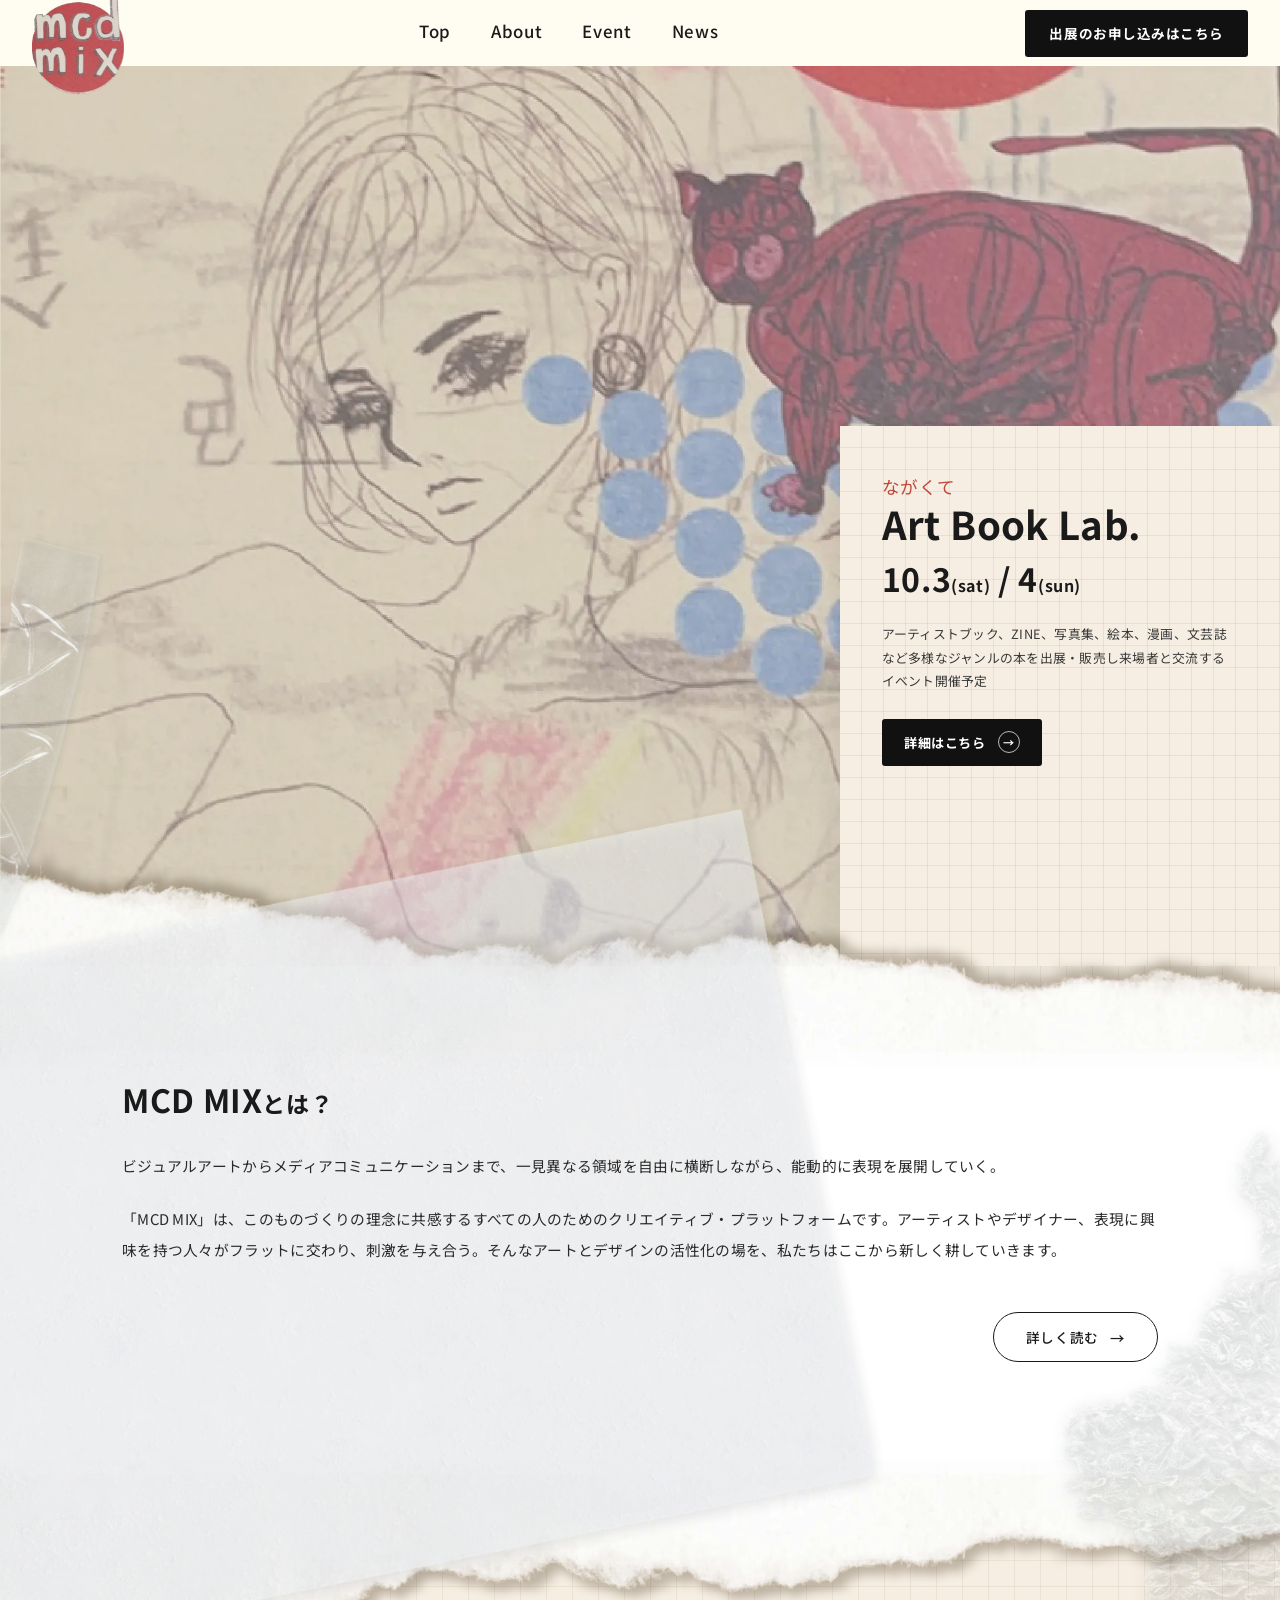
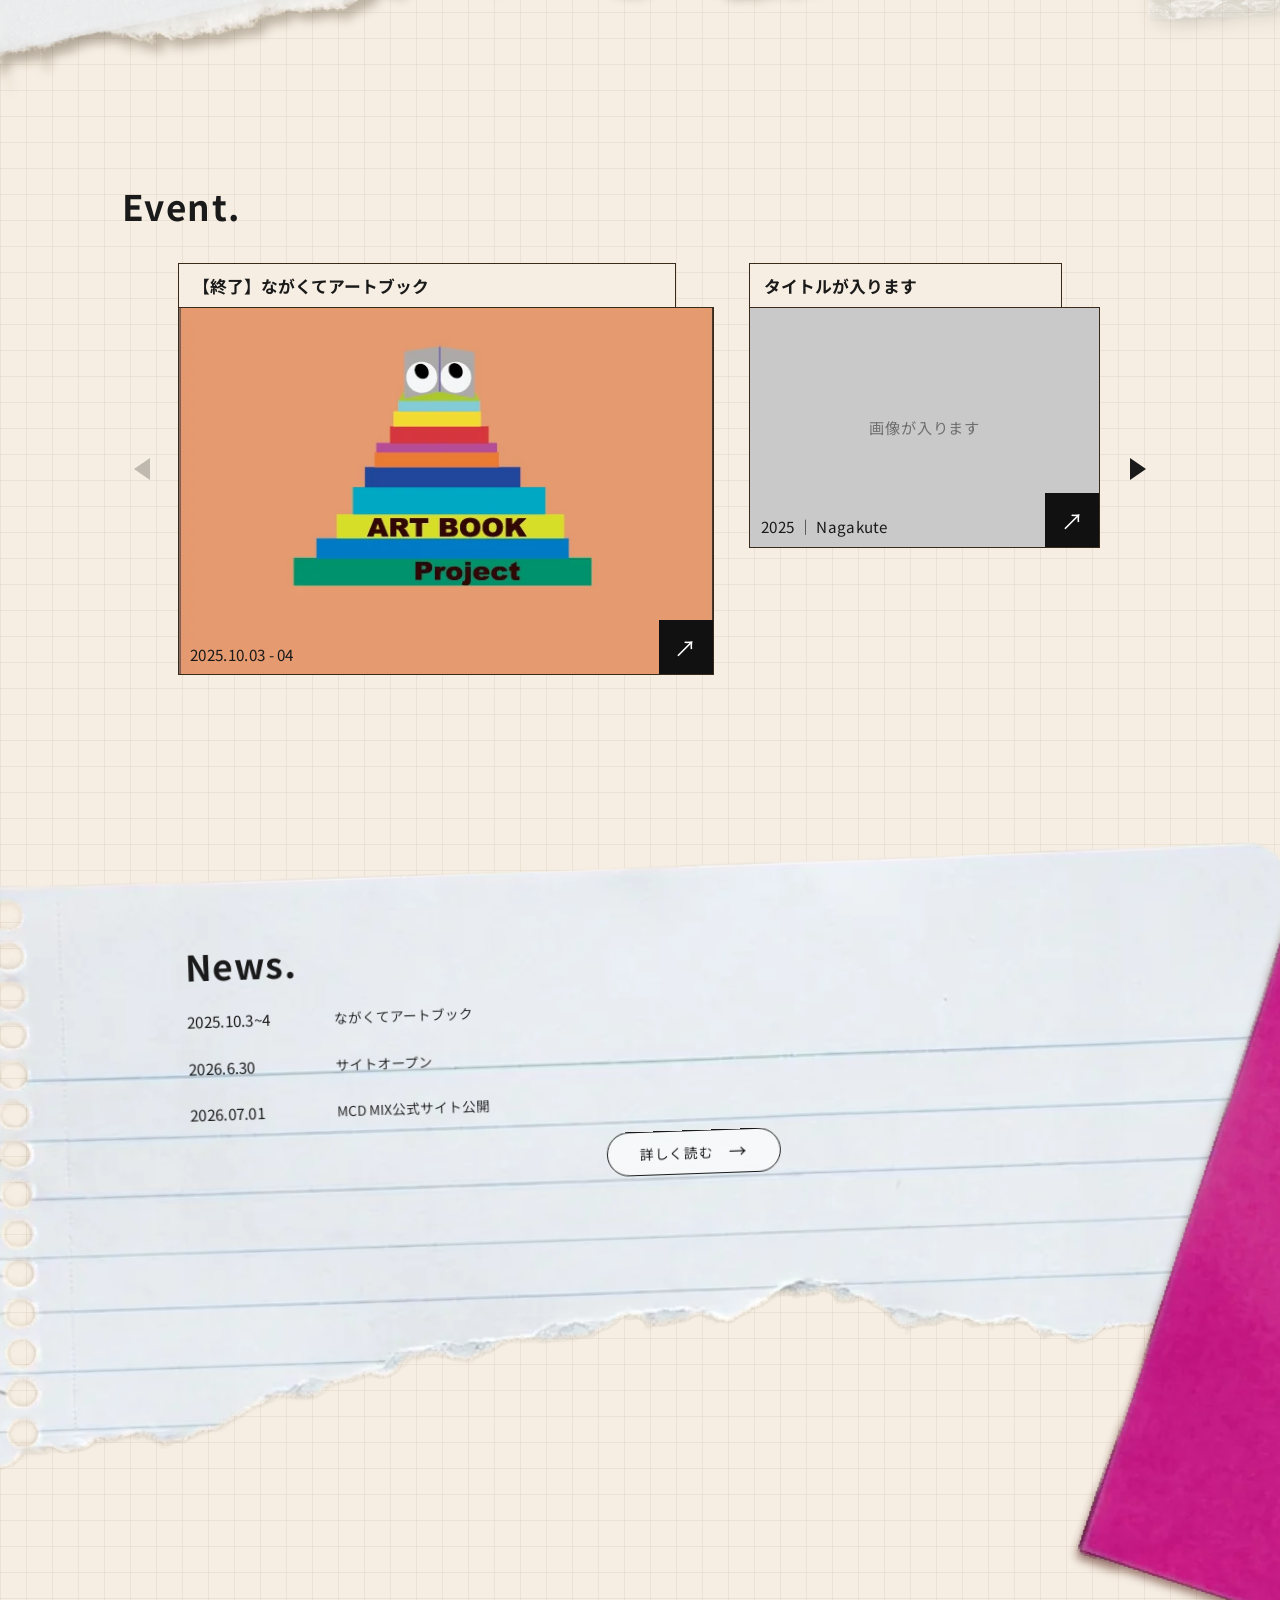
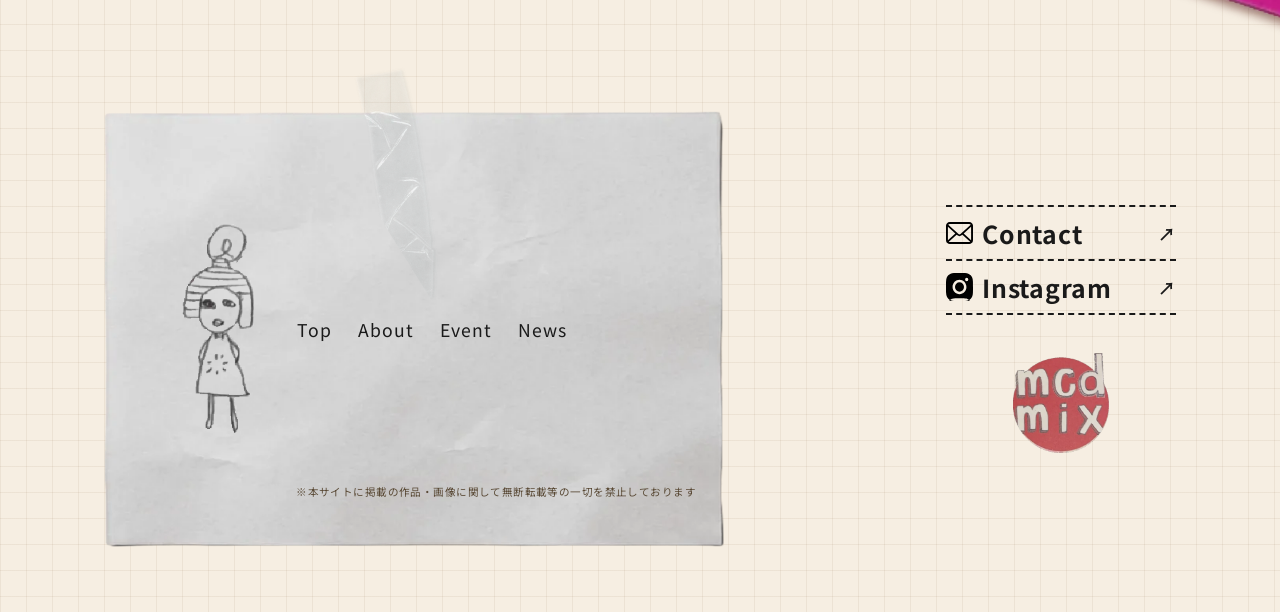
<file: index.html>
<!DOCTYPE html>
<html lang="ja">
<head>
  <meta charset="UTF-8">
  <meta name="viewport" content="width=device-width, initial-scale=1.0">
  <title>MCD MIX | アート＆デザインのクリエイティブ・プラットフォーム</title>
  <meta name="description" content="MCD MIX は、アートとデザインを横断するクリエイティブ・プラットフォーム。ながくてアートブック Lab. など、本とアートのイベントを開催・発信します。">
  <link rel="canonical" href="./index.html">
  <link rel="preload" as="image" href="hero-collage.webp" fetchpriority="high">
  <meta property="og:type" content="website">
  <meta property="og:site_name" content="MCD MIX">
  <meta property="og:title" content="MCD MIX | アート＆デザインのクリエイティブ・プラットフォーム">
  <meta property="og:description" content="MCD MIX は、アートとデザインを横断するクリエイティブ・プラットフォーム。ながくてアートブック Lab. など、本とアートのイベントを開催・発信します。">
  <meta property="og:image" content="hero-collage.webp">
  <meta property="og:locale" content="ja_JP">
  <meta name="twitter:card" content="summary_large_image">
  <meta name="twitter:title" content="MCD MIX | アート＆デザインのクリエイティブ・プラットフォーム">
  <meta name="twitter:description" content="MCD MIX は、アートとデザインを横断するクリエイティブ・プラットフォーム。ながくてアートブック Lab. など、本とアートのイベントを開催・発信します。">
  <meta name="twitter:image" content="hero-collage.webp">
  <link rel="icon" href="favicon.ico" sizes="any">
  <link rel="icon" type="image/png" sizes="32x32" href="favicon-32x32.png">
  <link rel="icon" type="image/png" sizes="16x16" href="favicon-16x16.png">
  <link rel="apple-touch-icon" href="apple-touch-icon.png">

  <link rel="preconnect" href="https://fonts.googleapis.com">
  <link rel="preconnect" href="https://fonts.gstatic.com" crossorigin>
  <link href="https://fonts.googleapis.com/css2?family=Noto+Sans+JP:wght@400;500;700&display=swap" rel="stylesheet">
  <style>
    /* =========================================================
       BASE（仮）— 後で base.css として切り出します
       ========================================================= */
    * { box-sizing: border-box; }
    html, body { margin: 0; padding: 0; }
    html { overflow-x: clip; }   /* 破れ紙108%幅やテープ左見切れによる横スクロールを抑止（clipでstickyを壊さない） */
    /* リンクにもデフォルト（黒塗り）のカスタムカーソル */
    a {
      cursor: url("data:image/svg+xml,%3Csvg%20xmlns%3D%22http%3A//www.w3.org/2000/svg%22%20width%3D%2222%22%20height%3D%2226%22%20viewBox%3D%220%200%2089.85%20104.5%22%3E%3Cpolygon%20points%3D%221.58%202.24%2026.18%20102.34%2051.15%2072.47%2087.65%2058.95%201.58%202.24%22%20fill%3D%22%23211815%22%20stroke%3D%22%23fff%22%20stroke-miterlimit%3D%2210%22%20stroke-width%3D%222%22/%3E%3C/svg%3E") 2 2, pointer;
    }
    /* ボタンの上では黒白反転カーソル（白塗り＋黒縁） */
    .site-header__cta, .hero__card-cta, .about__more, .news__more,
    .event__card-link, .event__arrow, button, [role="button"] {
      cursor: url("data:image/svg+xml,%3Csvg%20xmlns%3D%22http%3A//www.w3.org/2000/svg%22%20width%3D%2222%22%20height%3D%2226%22%20viewBox%3D%220%200%2089.85%20104.5%22%3E%3Cpolygon%20points%3D%221.58%202.24%2026.18%20102.34%2051.15%2072.47%2087.65%2058.95%201.58%202.24%22%20fill%3D%22%23fff%22%20stroke%3D%22%23211815%22%20stroke-miterlimit%3D%2210%22%20stroke-width%3D%222%22/%3E%3C/svg%3E") 2 2, pointer;
    }
    body {
      background-color: #F6EEE2;
      /* ページ共通の方眼グリッド（白い紙の下〜スライダーまで連続して見える） */
      background-image:
        linear-gradient(rgba(150, 120, 90, 0.10) 1px, transparent 1px),
        linear-gradient(90deg, rgba(150, 120, 90, 0.10) 1px, transparent 1px);
      background-size: 26px 26px;
      min-height: 100vh;
      overflow-x: clip;
      font-family: "Noto Sans JP", sans-serif;
      color: #1a1a1a;
      /* カスタムマウスカーソル（SVG・先端を基点に） */
      cursor: url("data:image/svg+xml,%3Csvg%20xmlns%3D%22http%3A//www.w3.org/2000/svg%22%20width%3D%2222%22%20height%3D%2226%22%20viewBox%3D%220%200%2089.85%20104.5%22%3E%3Cpolygon%20points%3D%221.58%202.24%2026.18%20102.34%2051.15%2072.47%2087.65%2058.95%201.58%202.24%22%20fill%3D%22%23211815%22%20stroke%3D%22%23fff%22%20stroke-miterlimit%3D%2210%22%20stroke-width%3D%222%22/%3E%3C/svg%3E") 2 2, auto;
    }

    /* =========================================================
       PART 1 — Header / Top Navigation
       ========================================================= */
    .site-header {
      position: sticky;
      top: 0;
      left: 0;
      right: 0;
      z-index: 100;
      width: 100%;
      background: #fffdf2;
      overflow: visible;
    }
    .site-header__inner {
      position: relative;
      display: flex;
      align-items: center;
      justify-content: space-between;
      gap: 1.5rem;
      width: 100%;
      padding: 0.6rem 2rem;
    }
    .site-header__logo {
      position: absolute;
      left: 2rem;
      /* ヘッダー下端を基準に、ロゴ高さの30%だけ下へはみ出させる（高さ92px → 約28px下に出る） */
      bottom: -28px;
      display: block;
      flex-shrink: 0;
      line-height: 0;
      z-index: 110;
    }
    .site-header__logo img { display: block; width: 92px; height: auto; object-fit: contain; }
    /* ロゴが absolute になった分、nav 側がロゴ幅に被らないよう左に余白を確保 */
    .site-header__inner { padding-left: calc(2rem + 80px + 1.5rem); }
    .site-header__nav { flex: 1 1 auto; display: flex; justify-content: center; }
    .site-header__nav-list {
      display: flex; align-items: center; gap: 2.5rem;
      margin: 0; padding: 0; list-style: none;
    }
    .site-header__nav-list a {
      position: relative;
      display: inline-block; text-decoration: none; color: #1a1a1a;
      font-family: "Noto Sans JP", sans-serif;
      font-size: 1.05rem; font-weight: 500; letter-spacing: 0.04em;
      padding-bottom: 4px;
    }
    .site-header__nav-list a::after {
      content: "";
      position: absolute;
      left: 0;
      bottom: 0;
      width: 100%;
      height: 1.5px;
      background: #1a1a1a;
      transform: scaleX(0);
      transform-origin: left center;
      transition: transform 0.28s ease;
    }
    .site-header__nav-list a:hover::after { transform: scaleX(1); }
    .site-header__cta {
      flex-shrink: 0; display: inline-block; padding: 0.85rem 1.5rem;
      background: #111; color: #fff; text-decoration: none;
      font-family: "Noto Sans JP", sans-serif; font-size: 0.85rem;
      font-weight: 700; letter-spacing: 0.04em; white-space: nowrap;
      border-radius: 3px; transition: opacity 0.2s ease;
    }
    .site-header__cta:hover { opacity: 0.85; }
    /* ハンバーガーボタン（PCでは非表示） */
    .site-header__burger {
      display: none;
      flex-direction: column;
      justify-content: center;
      gap: 5px;
      width: 40px;
      height: 40px;
      padding: 9px;
      margin-left: auto;
      background: transparent;
      border: none;
      cursor: pointer;
      z-index: 120;
    }
    .site-header__burger span {
      display: block;
      width: 100%;
      height: 2px;
      background: #1a1a1a;
      border-radius: 2px;
      transition: transform 0.25s ease, opacity 0.2s ease;
    }
    .site-header.is-open .site-header__burger span:nth-child(1) { transform: translateY(7px) rotate(45deg); }
    .site-header.is-open .site-header__burger span:nth-child(2) { opacity: 0; }
    .site-header.is-open .site-header__burger span:nth-child(3) { transform: translateY(-7px) rotate(-45deg); }
    /* SPメニューのフェードイン */
    @keyframes spMenuFade { from { opacity: 0; } to { opacity: 1; } }
    @keyframes spItemRise { from { opacity: 0; transform: translateY(10px); } to { opacity: 1; transform: translateY(0); } }
    @media (max-width: 860px) {
      .site-header__inner { padding: 0.6rem 1.25rem; padding-left: calc(1.25rem + 78px + 1rem); }
      .site-header__burger { display: inline-flex; }
      /* 閉じている時は nav と CTA を隠す */
      .site-header__nav, .site-header__cta { display: none; }
      /* 開いた時：全画面オーバーレイ（ロゴ左・nav左寄せ・CTA下・×右上） */
      .site-header.is-open {
        position: fixed;
        inset: 0;
        height: 100vh;
        height: 100dvh;
        background: #F6EEE2;
        z-index: 300;
        overflow-y: auto;
        animation: spMenuFade 0.3s ease both;
      }
      .site-header.is-open .site-header__inner {
        display: grid;
        grid-template-columns: auto auto;
        grid-auto-rows: min-content;
        align-content: center;
        justify-content: center;
        align-items: center;
        gap: 1.8rem 3rem;
        width: 100%;
        height: 100%;
        padding: 2rem 1.5rem;
      }
      .site-header.is-open .site-header__logo {
        position: static;
        grid-column: 1;
        grid-row: 1 / 3;
        justify-self: center;
      }
      .site-header.is-open .site-header__logo img { width: 118px; }
      .site-header.is-open .site-header__nav { display: flex; grid-column: 2; grid-row: 1; }
      .site-header.is-open .site-header__nav-list { flex-direction: column; align-items: flex-start; gap: 1.5rem; }
      .site-header.is-open .site-header__nav-list a { font-size: 1.55rem; }
      .site-header.is-open .site-header__cta { display: inline-flex; grid-column: 2; grid-row: 2; justify-self: start; }
      /* 項目をふわっと順番に表示 */
      .site-header.is-open .site-header__nav-list li,
      .site-header.is-open .site-header__cta { animation: spItemRise 0.4s ease both; }
      .site-header.is-open .site-header__nav-list li:nth-child(1) { animation-delay: 0.08s; }
      .site-header.is-open .site-header__nav-list li:nth-child(2) { animation-delay: 0.14s; }
      .site-header.is-open .site-header__nav-list li:nth-child(3) { animation-delay: 0.20s; }
      .site-header.is-open .site-header__nav-list li:nth-child(4) { animation-delay: 0.26s; }
      .site-header.is-open .site-header__cta { animation-delay: 0.32s; }
      .site-header.is-open .site-header__burger {
        position: fixed;
        top: 1.25rem;
        right: 1.4rem;
        transform: scale(1.3);
        transform-origin: top right;
      }
    }
    @media (max-width: 560px) {
      .site-header__logo img { width: 60px; }
      .site-header__logo { bottom: -18px; left: 1.25rem; }
      .site-header__inner { padding-left: calc(1.25rem + 60px + 0.85rem); }
    }

    /* =========================================================
       PART 2 — Hero（100vh：コラージュ背景 + イベントカード + 破れ目）
       ========================================================= */
    .hero {
      position: relative;
      height: 100vh;
      min-height: 560px;
      overflow: visible;
      background: #e9e1d0;
    }
    /* コラージュは clip したいので bg だけ overflow hidden */
    .hero__clip {
      position: absolute;
      inset: 0;
      overflow: hidden;
      z-index: 1;
    }

    /* 背景コラージュ */
    .hero__bg {
      position: absolute;
      inset: 0;
      z-index: 1;
    }
    .hero__bg img {
      width: 100%;
      height: 100%;
      object-fit: cover;
      object-position: center 18%;
      display: block;
    }

    /* 右側イベントカード（下げて縦に伸ばす） */
    .hero__card {
      position: absolute;
      z-index: 2;
      top: 40%;
      right: 0;
      bottom: 0;
      width: min(440px, 46vw);
      background-color: #F6EEE2;
      /* 方眼ノート風の罫線（クリーム地の上に薄いグリッド） */
      background-image:
        linear-gradient(rgba(150, 120, 90, 0.13) 1px, transparent 1px),
        linear-gradient(90deg, rgba(150, 120, 90, 0.13) 1px, transparent 1px);
      background-size: 22px 22px;
      background-position: -1px -1px;
      padding: 3rem 2.6rem 6rem;   /* 下に伸ばす（下端が紙の手前まで） */
      box-shadow: -6px 8px 30px rgba(0,0,0,0.07);
    }
    .hero__card-sub {
      margin: 0 0 0.15rem;
      font-family: "Noto Sans JP", sans-serif;
      font-size: 1.1rem;
      color: #c0473a;
      letter-spacing: 0.04em;
    }
    .hero__card-title {
      margin: 0 0 0.7rem;
      font-family: "Noto Sans JP", sans-serif;
      font-size: 2.4rem;
      font-weight: 700;
      line-height: 1.1;
      color: #1a1a1a;
      letter-spacing: 0.01em;
    }
    .hero__card-date {
      margin: 0 0 1.3rem;
      font-family: "Noto Sans JP", sans-serif;
      font-size: 2rem;
      font-weight: 700;
      color: #1a1a1a;
      letter-spacing: 0.02em;
    }
    .hero__card-date .day {
      font-size: 1rem;
      font-weight: 700;
      vertical-align: baseline;
    }
    .hero__card-desc {
      margin: 0 0 1.6rem;
      font-family: "Noto Sans JP", sans-serif;
      font-size: 0.8rem;
      line-height: 1.85;
      color: #3a3a3a;
      letter-spacing: 0.02em;
    }
    .hero__card-cta {
      display: inline-flex;
      align-items: center;
      gap: 0.8rem;
      padding: 0.8rem 1.4rem;
      background: #111;
      color: #fff;
      text-decoration: none;
      font-family: "Noto Sans JP", sans-serif;
      font-size: 0.82rem;
      font-weight: 700;
      letter-spacing: 0.04em;
      border-radius: 3px;
      transition: opacity 0.2s ease;
    }
    .hero__card-cta:hover { opacity: 0.85; }
    .hero__card-cta .arrow {
      display: inline-flex; align-items: center; justify-content: center;
      width: 22px; height: 22px; border-radius: 50%;
      border: 1px solid rgba(255,255,255,0.7);
      font-size: 0.7rem;
    }

    /* 装飾テープ（破れ目に重なる位置に貼る） */
    .hero__tape {
      position: absolute;
      z-index: 20;
      bottom: 3%; left: -30px;
      width: 130px;
      transform: rotate(-9deg);
      opacity: 0.9;
      pointer-events: none;
    }
    .hero__tape img { width: 100%; height: auto; display: block; }
    /* PCではテープを大きく */
    @media (min-width: 769px) {
      .hero__tape { width: 180px; left: -40px; }
    }

    /* =========================================================
       PART 3 — About（MCD MIXとは？）破れた上端で Hero と繋ぐ
       ========================================================= */
    .about {
      position: relative;
      z-index: 6;
      /* 白背景はここに置かない（破れ紙の透明部分からコラージュを見せるため） */
      margin-top: -16vw;          /* 破れ紙をコラージュに重ねる（カードのボタンに被らない量） */
    }
    /* 破れエッジ画像（torn-solid.png：上=透明→裂け目→白い本体で終わる） */
    .about__torn {
      position: relative;
      z-index: 1;
      line-height: 0;
      margin-bottom: -1px;
    }
    .about__torn img {
      width: 112%;
      margin-left: -4%;
      height: auto;
      display: block;
    }
    /* 白い本体（torn-thin の白い下端に密着、白はCSSで伸ばす） */
    .about__inner {
      position: relative;
      /* z-index を指定しない＝スタッキングコンテキストを作らない（中の文字を外に出せる） */
      background: #ffffff;
      margin-top: -1px;
      padding: 0.5rem 2rem 6rem;
    }
    .about__container {
      position: relative;
      z-index: 5;            /* 文字をトレーシングペーパー(4)より手前へ。innerが文脈を作らないので有効 */
      max-width: 1100px;
      margin: 0 auto;
      padding: 0 2rem;
    }
    .about__title {
      position: relative;
      z-index: 6;            /* transformでスタッキングコンテキスト化するため明示的に手前へ */
      font-family: "Noto Sans JP", sans-serif;
      font-size: 2rem;
      font-weight: 700;
      color: #1a1a1a;
      letter-spacing: 0.02em;
      margin: 0 0 1.8rem;
      /* 本文と同じ左位置から始め、左基点でほんの少し傾ける */
      text-align: left;
      transform: rotate(0.5deg);
      transform-origin: left bottom;
    }
    .about__title-suffix {
      font-size: 0.72em;   /* 「とは？」だけ少し小さく */
    }
    .about__body p {
      font-family: "Noto Sans JP", sans-serif;
      font-size: 0.92rem;
      line-height: 2.1;
      color: #2a2a2a;
      letter-spacing: 0.02em;
      margin: 0 0 1.4rem;
    }
    .about__more {
      display: inline-flex;
      align-items: center;
      gap: 0.7rem;
      margin-top: 1.5rem;
      padding: 0.85rem 2rem;
      border: 1px solid #1a1a1a;
      border-radius: 999px;
      background: #ffffff;
      color: #1a1a1a;
      text-decoration: none;
      font-family: "Noto Sans JP", sans-serif;
      font-size: 0.85rem;
      font-weight: 500;
      letter-spacing: 0.05em;
      transition: background 0.2s ease, color 0.2s ease;
    }
    /* ボタンを右寄せにする（親をflex化） */
    .about__more-wrap {
      display: flex;
      justify-content: flex-end;
    }
    .about__more:hover { background: #1a1a1a; color: #fff; }
    .about__more .arrow { font-size: 0.9rem; }

    /* プチプチ素材：MCD MIXとは？ の右下に装飾（右端に詰める） */
    .about__bubble {
      position: absolute;
      z-index: 2;            /* 下端の破れ紙(z-index 1)より手前に */
      right: 0;
      bottom: -42%;
      width: 220px;
      height: auto;
      opacity: 0.7;
      pointer-events: none;
      mix-blend-mode: multiply;
      filter: drop-shadow(4px 6px 8px rgba(0,0,0,0.28));
    }

    /* トレーシングペーパー（Hero〜About の境目に半透明で重ねる） */
    .about__tracing {
      position: absolute;
      z-index: 4;
      top: 5vw;
      left: -3%;
      width: 70%;
      height: auto;
      transform: rotate(-3deg);
      pointer-events: none;
      mix-blend-mode: normal;
      opacity: 0.85;   /* 少しだけ薄く */
      filter: drop-shadow(3px 5px 7px rgba(0,0,0,0.18));   /* 軽いドロップシャドウ */
    }

    /* About 下端の破れ目（白い本体 → 破れ → 下の Event クリーム地） */
    .about__torn-bottom {
      position: relative;
      z-index: 1;
      line-height: 0;
      margin-top: -1px;
      transform: scaleY(-1);   /* 上下反転で「白が上・破れが下」に */
    }
    .about__torn-bottom img {
      width: 112%;
      margin-left: -4%;
      height: auto;
      display: block;
    }

    /* =========================================================
       PART 4 — Event スライダー（カンプ準拠：帯タイトル＋画像オーバーレイ）
       ========================================================= */
    .event {
      position: relative;
      z-index: 5;
      background: transparent;   /* body の連続グリッドを透かす */
      margin-top: -1px;
      padding: 1rem 0 5rem;
    }
    .event__inner {
      max-width: 1100px;
      margin: 0 auto;
      padding: 0 2rem;
    }
    .event__head { margin-bottom: 2rem; }
    .event__title {
      font-family: "Noto Sans JP", sans-serif;
      font-size: 2.2rem;
      font-weight: 700;
      color: #1a1a1a;
      margin: 0;
      letter-spacing: 0.04em;
    }
    .event__slider {
      display: flex;
      align-items: center;
      gap: 1rem;
    }
    .event__viewport {
      overflow: hidden;
      flex: 1;
    }
    .event__track {
      display: flex;
      align-items: flex-start;
      gap: 2.2rem;
      transition: transform 0.5s cubic-bezier(0.33, 1, 0.68, 1);
    }
    .event__card {
      flex: 0 0 auto;
      min-width: 0;
    }
    /* .reveal の transition に上書きされないよう特異度を上げ、width(拡大) も含める */
    article.event__card {
      transition: width 0.5s cubic-bezier(0.33, 1, 0.68, 1), opacity 0.7s ease, transform 0.7s ease;
    }
    /* タイトル帯（画像の上に配置・被らない。グリッド無しのベタ地） */
    .event__card-title {
      margin: 0 2.4rem 0 0;   /* 右端を画像より内側にして少しズレを作る */
      background: #F6EEE2;
      border: 1.5px solid #3a2a1a;
      padding: 0.6rem 0.9rem;
      font-family: "Noto Sans JP", sans-serif;
      font-size: 1.05rem;
      font-weight: 700;
      color: #1a1a1a;
      white-space: nowrap;
      overflow: hidden;
      text-overflow: ellipsis;
    }
    /* 画像（グレーのプレースホルダー） */
    .event__figure {
      position: relative;
      aspect-ratio: 16 / 11;
      background: #c9c9c9;
      margin-top: -1.5px;   /* タイトル帯の下線と画像の上線を重ねて二重線を防ぐ */
      display: flex;
      align-items: center;
      justify-content: center;
      color: #6f6f6f;
      font-size: 0.95rem;
      letter-spacing: 0.06em;
      border: 1.5px solid #3a2a1a;
      overflow: hidden;   /* ホバー時のズームを枠内にクリップ */
    }
    .event__figure img {
      width: 100%; height: 100%;
      object-fit: cover;
      display: block;
      transition: transform 0.45s ease;
    }
    /* サムネイル全体ホバーで画像を少しアップ */
    .event__figure:hover img { transform: scale(1.06); }
    /* 年・地名（画像の左下に重なる） */
    .event__card-meta {
      position: absolute;
      left: 0.7rem;
      bottom: 0.6rem;
      margin: 0;
      font-family: "Noto Sans JP", sans-serif;
      font-size: 0.95rem;
      color: #1a1a1a;
      letter-spacing: 0.02em;
    }
    /* リンク／ホバー領域をサムネイル全体に拡張（透明オーバーレイ） */
    .event__card-link {
      position: absolute;
      inset: 0;
      z-index: 2;
      font-size: 0;          /* テキスト「↗」を隠す（矢印は ::after で描画） */
      text-decoration: none;
    }
    /* 右下の黒い矢印ボタン（見た目は従来どおり） */
    .event__card-link::after {
      content: "↗";
      position: absolute;
      right: 0; bottom: 0;
      width: 54px; height: 54px;
      background: #111;
      color: #fff;
      display: flex; align-items: center; justify-content: center;
      font-size: 1.4rem;
      transition: background 0.2s ease;
    }
    .event__card-link:hover::after { background: #c0473a; }
    /* 左右の三角矢印（スライダー外側・CSSで描く塗り三角） */
    .event__arrow {
      flex: 0 0 auto;
      width: 40px; height: 40px;
      border: none;
      background: transparent;
      padding: 0;
      display: flex; align-items: center; justify-content: center;
      transition: opacity 0.2s ease, transform 0.2s ease;
      font-size: 0;   /* グリフ文字を消してCSS三角に統一 */
    }
    .event__arrow::before {
      content: "";
      display: block;
      width: 0; height: 0;
      border-top: 11px solid transparent;
      border-bottom: 11px solid transparent;
    }
    .event__arrow--prev::before { border-right: 16px solid #1a1a1a; }
    .event__arrow--next::before { border-left: 16px solid #1a1a1a; }
    .event__arrow:hover { transform: scale(1.15); }
    .event__arrow:disabled { opacity: 0.25; cursor: default; }
    .event__arrow:disabled:hover { transform: none; }

    /* PC：左に来たカード（アクティブ）を大きく、他を小さく */
    @media (min-width: 769px) {
      .event__card { width: 38%; }
      .event__card.is-active { width: 58%; }
    }

    @media (max-width: 768px) {
      .event__card { width: 100%; }  /* SPは1枚見せ */
      .about__bubble { width: 170px; right: 0; bottom: 2%; }
    }

    @media (max-width: 768px) {
      .about { margin-top: -14vw; }
      .about__inner { padding: 0.5rem 1.4rem 4rem; }
      .about__title { font-size: 1.6rem; }
      .about__body p { font-size: 0.88rem; line-height: 2; }
    }

    @media (max-width: 768px) {
      .hero__card {
        /* 位置は維持（中央移動しない）。右寄せのまま幅だけ調整 */
        right: 0;
        width: min(440px, 70vw);
        padding: 2rem 1.8rem 3rem;
      }
      .hero__card-title { font-size: 1.7rem; }
      .hero__card-date { font-size: 1.5rem; }
    }

    /* =========================================================
       PART 5 — News（ルーズリーフ紙＋ピンクの紙）
       ========================================================= */
    .news {
      position: relative;
      z-index: 5;
      background: transparent;     /* body の連続グリッドを透かす */
      padding: 3rem 0 6rem;
      overflow: clip;              /* 全幅・斜めのピンク紙が下のFooterへ突き抜けないよう抑止 */
    }
    .news__inner {
      position: relative;
      max-width: 1280px;
      margin: 0 auto;
      padding: 0 2rem;
    }
    /* ピンクの紙（全幅セクション基準で右端に配置・ルーズリーフ前面に少し被せる） */
    .news__pink {
      position: absolute;
      right: -4rem;
      bottom: 0;
      top: auto;
      height: 150%;
      width: auto;
      transform: rotate(6deg);
      transform-origin: bottom right;
      z-index: 3;
      pointer-events: none;
    }
    /* ルーズリーフ紙のパネル（横いっぱい＝フルブリード＋少し傾ける） */
    .news__paper {
      position: relative;
      z-index: 2;
      width: 106vw;
      margin-left: calc(50% - 53vw);
      transform: rotate(-2deg);
    }
    .news__paper-bg {
      width: 100%;
      height: auto;
      display: block;
    }
    /* 紙の上に乗せる中身（紙の縦いっぱいに広げる） */
    .news__content {
      position: absolute;
      inset: 0;
      padding: 9% 9% 30% 17%;
      display: flex;
      flex-direction: column;
    }
    .news__title {
      font-family: "Noto Sans JP", sans-serif;
      font-size: 2.2rem;
      font-weight: 700;
      color: #1a1a1a;
      margin: 0 0 0.5rem;
      letter-spacing: 0.04em;
    }
    /* リストを縦に均等配分して紙全体を使う */
    .news__list {
      list-style: none;
      margin: 0;
      padding: 0;
      flex: 1;
      display: flex;
      flex-direction: column;
      justify-content: space-evenly;
    }
    .news__item {
    }
    /* 各項目をリンクにできるように（年＋本文をアンカーで包む） */
    .news__item-link {
      display: flex;
      align-items: baseline;
      gap: 1.6rem;
      padding: 0.7rem 0;
      text-decoration: none;
      color: inherit;
      transition: opacity 0.2s ease;
    }
    .news__item-link:hover { opacity: 0.55; }
    .news__year {
      flex: 0 0 auto;
      width: 8em;
      font-family: "Noto Sans JP", sans-serif;
      font-size: 0.95rem;
      color: #1a1a1a;
      letter-spacing: 0.02em;
    }
    .news__text {
      margin: 0;
      font-family: "Noto Sans JP", sans-serif;
      font-size: 0.85rem;
      color: #2a2a2a;
      line-height: 1.7;
    }
    .news__more-wrap {
      display: flex;
      justify-content: center;
      margin-top: 0.5rem;
    }
    .news__more {
      display: inline-flex;
      align-items: center;
      gap: 1rem;
      padding: 0.7rem 2rem;
      border: 1px solid #1a1a1a;
      border-radius: 999px;
      background: rgba(255,255,255,0.6);
      color: #1a1a1a;
      text-decoration: none;
      font-family: "Noto Sans JP", sans-serif;
      font-size: 0.85rem;
      letter-spacing: 0.04em;
      transition: background 0.2s ease, color 0.2s ease;
    }
    .news__more:hover { background: #1a1a1a; color: #fff; }
    .news__more-arrow {
      font-size: 1.1rem;
      line-height: 1;
    }

    /* 文字が小さくなりすぎる狭い画面では、紙を背景にせず通常レイアウトに切替 */
    @media (max-width: 700px) {
      .news__paper-bg { min-height: 660px; object-fit: cover; }
      .news__content { padding: 14% 8% 36% 13%; }
      .news__title { font-size: 1.7rem; margin-bottom: 1rem; }
      /* 縦に間延びさせず上に寄せる */
      .news__list { flex: 0 0 auto; justify-content: flex-start; gap: 1.3rem; }
      /* 日付の下に本文を改行（縦積み） */
      .news__item-link { flex-direction: column; align-items: flex-start; gap: 0.15rem; padding: 0.5rem 0; }
      .news__year { width: auto; }
      .news__more-wrap { margin-top: 1.4rem; }
      .news__pink { height: 130%; right: -2rem; bottom: 0; top: auto; }
    }

    /* =========================================================
       PART 6 — Footer（ルーズリーフ台紙＋テープ＋nav＋Contact/Instagram）
       ========================================================= */
    .site-footer {
      position: relative;
      z-index: 5;
      background: transparent;     /* body の連続グリッドを透かす */
      padding: 3rem 0 4rem;
    }
    /* 全体は左寄せ／2カラム（左：台紙カード ／ 右：Contact・Instagram・ロゴ） */
    .site-footer__inner {
      position: relative;
      max-width: 1200px;
      margin: 0 auto;
      padding: 0 5%;
      display: flex;
      align-items: center;
      justify-content: space-between;
      gap: 5%;
    }
    /* ── 左：シンプル白紙を台紙にしたカード ── */
    .site-footer__card {
      position: relative;
      flex: 0 1 620px;
      max-width: 620px;
      min-width: 0;
    }
    .site-footer__paper {
      width: 100%;
      height: auto;
      display: block;
    }
    /* 台紙の左上に斜めに貼った半透明テープ */
    .site-footer__tape {
      position: absolute;
      z-index: 3;
      top: -58px;
      left: 50%;
      width: 104px;
      transform: translateX(-50%) rotate(-32deg);
      opacity: 0.7;
      pointer-events: none;
    }
    .site-footer__tape img { width: 100%; height: auto; display: block; }
    /* 台紙の上に乗る中身：左に縦長イラスト＋右にナビ */
    .site-footer__content {
      position: absolute;
      inset: 0;
      z-index: 2;
      display: flex;
      align-items: center;
      gap: 5%;
      padding: 7% 9%;
    }
    /* 縦長の鉛筆線画（横幅は控えめ・縦に余裕） */
    .site-footer__illust {
      flex: 0 0 auto;
      width: 22%;
      max-width: 130px;
      height: auto;
      display: block;
      align-self: center;
    }
    .site-footer__nav-list {
      list-style: none;
      margin: 0; padding: 0;
      display: flex;
      flex-wrap: wrap;
      align-items: center;
      gap: 1.6rem;
    }
    .site-footer__nav-list a {
      font-family: "Noto Sans JP", sans-serif;
      font-size: 1.1rem;
      color: #1a1a1a;
      text-decoration: none;
      letter-spacing: 0.06em;
      position: relative;
    }
    .site-footer__nav-list a::after {
      content: "";
      position: absolute;
      left: 0; bottom: -3px;
      width: 100%; height: 1px;
      background: #1a1a1a;
      transform: scaleX(0);
      transform-origin: left;
      transition: transform 0.28s ease;
    }
    .site-footer__nav-list a:hover::after { transform: scaleX(1); }
    /* コピーライト（台紙の下端・小さめ1行） */
    .site-footer__copy {
      position: absolute;
      z-index: 2;
      left: 31%;
      right: 9%;
      bottom: 11%;
      margin: 0;
      font-family: "Noto Sans JP", sans-serif;
      font-size: 0.66rem;
      letter-spacing: 0.04em;
      color: #5a4a36;
      white-space: nowrap;
    }
    /* ── 右：Contact / Instagram（破線で上下を囲む）＋ ロゴ ── */
    .site-footer__right {
      flex: 0 0 auto;
      display: flex;
      flex-direction: column;
      align-items: center;
      gap: 2.4rem;
    }
    .site-footer__links {
      display: flex;
      flex-direction: column;
      width: 230px;
      border-top: 2px dashed #1a1a1a;
    }
    .site-footer__link {
      display: flex;
      align-items: center;
      justify-content: space-between;
      gap: 0.8rem;
      font-family: "Noto Sans JP", sans-serif;
      font-size: 1.55rem;
      font-weight: 700;
      color: #1a1a1a;
      text-decoration: none;
      letter-spacing: 0.03em;
      padding: 0.5rem 0;
      border-bottom: 2px dashed #1a1a1a;
      transition: opacity 0.2s ease;
    }
    .site-footer__link:hover { opacity: 0.6; }
    .site-footer__link .ext { font-size: 0.7em; }
    /* リンク頭のアイコン（メール / Instagram） */
    .site-footer__link-label {
      display: inline-flex;
      align-items: center;
      gap: 0.55rem;
    }
    .site-footer__icon {
      width: 1.1em;
      height: 1.1em;
      object-fit: contain;
      object-position: center;
      display: block;
      flex-shrink: 0;
    }
    /* MCD MIX 赤スタンプロゴ */
    .site-footer__logo img {
      width: 96px; height: auto; display: block;
    }

    @media (max-width: 760px) {
      /* カードの装飾（紙・テープ・イラスト・footer nav）は隠し、著作権表記だけ残す */
      .site-footer__paper, .site-footer__tape, .site-footer__content { display: none; }
      .site-footer__card { flex: none; background: none; min-height: 0; }
      .site-footer__copy {
        position: static;
        left: auto; right: auto; bottom: auto;
        margin: 0;
        text-align: center;
        white-space: normal;
        font-size: 0.62rem;
        line-height: 1.6;
      }
      .site-footer__inner {
        flex-direction: column;
        align-items: stretch;
        gap: 1.8rem;
      }
      /* 左ロゴ・右リンクの一行 */
      .site-footer__right {
        order: -1;
        flex-direction: row;
        justify-content: space-between;
        align-items: center;
        width: 100%;
        gap: 1.2rem;
      }
      .site-footer__logo { order: -1; }
      .site-footer__logo img { width: 84px; }
      .site-footer__links { width: auto; min-width: 178px; flex: 0 1 auto; }
      .site-footer__link { font-size: 1.2rem; }
    }

    /* =========================================================
       スクロール時のふわっと表示（PC のみ。SPは即表示）
       ========================================================= */
    @media (min-width: 769px) {
      .reveal {
        opacity: 0;
        transform: translateY(24px);
        transition: opacity 0.7s ease, transform 0.7s ease;
        will-change: opacity, transform;
      }
      .reveal.is-visible {
        opacity: 1;
        transform: translateY(0);
      }
    }
  
/* ===== SP（〜760px）追加調整：フッター表示／スライダー見出し折り返し ===== */
@media (max-width: 760px) {
  .event__card-title { white-space: normal; overflow: visible; text-overflow: clip; line-height: 1.35; margin-right: 0.8rem; word-break: break-word; }
  .site-footer { padding: 2.5rem 0 3rem; }
  .site-footer__inner { flex-direction: column; align-items: center; gap: 1.8rem; padding: 0 6%; }
  .site-footer__card { order: 1; flex: none; width: 100%; max-width: 400px; margin: 0 auto; position: relative; }
  .site-footer__paper { display: block; position: absolute; inset: 0; width: 100%; height: 100%; object-fit: fill; z-index: 1; }
  .site-footer__tape { display: block; top: -30px; width: 60px; z-index: 3; }
  .site-footer__content { display: flex; position: relative; inset: auto; z-index: 2; flex-direction: row; align-items: center; justify-content: center; gap: 8%; padding: 2rem 1.5rem 1.4rem; }
  .site-footer__illust { width: 26%; max-width: 78px; align-self: center; }
  .site-footer__nav-list { flex-direction: column; align-items: flex-start; gap: 0.75rem; }
  .site-footer__nav-list a { font-size: 1.05rem; }
  .site-footer__copy { position: relative; z-index: 2; left: auto; right: auto; bottom: auto; margin: 0; padding: 0 1.5rem 2rem; text-align: center; white-space: normal; font-size: 0.6rem; line-height: 1.6; }
  .site-footer__right { order: 2; gap: 1.6rem; }
}
</style>
</head>
<body>

  <!-- PART 1: Header -->
  <header class="site-header">
    <div class="site-header__inner">
      <a href="index.html" class="site-header__logo" aria-label="MCD MIX トップ">
        <img src="mcd-mix-logo.webp" alt="MCD MIX" width="80" height="83" decoding="async">
      </a>
      <nav class="site-header__nav" id="site-nav" aria-label="メインナビゲーション">
        <ul class="site-header__nav-list">
          <li><a href="index.html">Top</a></li>
          <li><a href="about.html">About</a></li>
          <li><a href="events.html">Event</a></li>
          <li><a href="news.html">News</a></li>
        </ul>
      </nav>
      <a href="event-detail.html#apply" class="site-header__cta">出展のお申し込みはこちら</a>
      <button class="site-header__burger" type="button" aria-label="メニューを開く" aria-expanded="false" aria-controls="site-nav">
        <span></span><span></span><span></span>
      </button>
    </div>
  </header>

  <!-- PART 2: Hero -->
  <section class="hero" aria-label="MCD MIX メインビジュアル">
    <div class="hero__clip">
      <div class="hero__bg">
        <img src="hero-collage.webp" alt="" width="1921" height="1685" decoding="async" fetchpriority="high">
      </div>
    </div>

    <div class="hero__card">
      <p class="hero__card-sub">ながくて</p>
      <h2 class="hero__card-title">Art Book Lab.</h2>
      <p class="hero__card-date">10.3<span class="day">(sat)</span> / 4<span class="day">(sun)</span></p>
      <p class="hero__card-desc">アーティストブック、ZINE、写真集、絵本、漫画、文芸誌など多様なジャンルの本を出展・販売し来場者と交流するイベント開催予定</p>
      <a href="event-detail.html" class="hero__card-cta">
        詳細はこちら <span class="arrow">→</span>
      </a>
    </div>

    <div class="hero__tape" aria-hidden="true">
      <img src="tape.webp" alt="" width="316" height="735" loading="lazy" decoding="async">
    </div>
  </section>

  <!-- PART 3: About -->
  <section class="about" id="about">
    <img class="about__tracing" src="tracing.webp" alt="" aria-hidden="true" width="1237" height="1119" loading="lazy" decoding="async">
    <div class="about__torn" aria-hidden="true">
      <img src="torn-thin.webp" alt="" width="2066" height="443" loading="lazy" decoding="async">
    </div>
    <div class="about__inner">
      <div class="about__container">
        <h2 class="about__title reveal">MCD MIX<span class="about__title-suffix">とは？</span></h2>
        <div class="about__body">
          <p class="reveal">ビジュアルアートからメディアコミュニケーションまで、一見異なる領域を自由に横断しながら、能動的に表現を展開していく。</p>
          <p class="reveal">「MCD MIX」は、このものづくりの理念に共感するすべての人のためのクリエイティブ・プラットフォームです。アーティストやデザイナー、表現に興味を持つ人々がフラットに交わり、刺激を与え合う。そんなアートとデザインの活性化の場を、私たちはここから新しく耕していきます。</p>
        </div>
        <div class="about__more-wrap reveal">
          <a href="about.html" class="about__more">詳しく読む <span class="arrow">→</span></a>
        </div>
      </div>
      <img class="about__bubble" src="bubble-trim.webp" alt="" aria-hidden="true" width="363" height="813" loading="lazy" decoding="async">
    </div>
    <!-- About 下端の破れ目（白 → 破れ → Event のクリーム地へ） -->
    <div class="about__torn-bottom" aria-hidden="true">
      <img src="torn-thin.webp" alt="" width="2066" height="443" loading="lazy" decoding="async">
    </div>
  </section>

  <!-- PART 4: Event スライダー -->
  <section class="event" id="event">
    <div class="event__inner">
      <div class="event__head">
        <h2 class="event__title reveal">Event.</h2>
      </div>

      <div class="event__slider">
        <button class="event__arrow event__arrow--prev" aria-label="前へ">◀</button>

        <div class="event__viewport">
          <div class="event__track">
            <article class="event__card reveal">
              <h3 class="event__card-title">【終了】ながくてアートブック</h3>
              <div class="event__figure">
                <img src="asset12.webp" alt="ART BOOK Project" width="551" height="391" loading="lazy" decoding="async">
                <p class="event__card-meta">2025.10.03 - 04</p>
                <a class="event__card-link" href="event-detail.html" aria-label="詳細を見る">↗</a>
              </div>
            </article>
            <article class="event__card reveal">
              <h3 class="event__card-title">タイトルが入ります</h3>
              <div class="event__figure">
                <span>画像が入ります</span>
                <p class="event__card-meta">2025 ｜ Nagakute</p>
                <a class="event__card-link" href="event-detail.html" aria-label="詳細を見る">↗</a>
              </div>
            </article>
            <article class="event__card reveal">
              <h3 class="event__card-title">タイトルが入ります</h3>
              <div class="event__figure">
                <span>画像が入ります</span>
                <p class="event__card-meta">2025 ｜ Nagakute</p>
                <a class="event__card-link" href="event-detail.html" aria-label="詳細を見る">↗</a>
              </div>
            </article>
          </div>
        </div>

        <button class="event__arrow event__arrow--next" aria-label="次へ">▶</button>
      </div>
    </div>
  </section>

  <!-- PART 5: News -->
  <section class="news" id="news">
    <img class="news__pink" src="pink-paper.webp" alt="" aria-hidden="true" width="343" height="1268" loading="lazy" decoding="async">
    <div class="news__inner">
      <div class="news__paper">
        <img class="news__paper-bg" src="looseleaf.webp" alt="" width="893" height="503" loading="lazy" decoding="async">
        <div class="news__content">
          <h2 class="news__title reveal">News.</h2>
          <ul class="news__list">
            <li class="news__item reveal">
              <a class="news__item-link" href="#">
                <span class="news__year">2025.10.3~4</span>
                <p class="news__text">ながくてアートブック</p>
              </a>
            </li>
            <li class="news__item reveal">
              <a class="news__item-link" href="#">
                <span class="news__year">2026.6.30</span>
                <p class="news__text">サイトオープン</p>
              </a>
            </li>
            <li class="news__item reveal">
              <a class="news__item-link" href="#">
                <span class="news__year">2026.07.01</span>
                <p class="news__text">MCD MIX公式サイト公開</p>
              </a>
            </li>
          </ul>
          <div class="news__more-wrap reveal">
            <a href="news.html" class="news__more">詳しく読む <span class="news__more-arrow">→</span></a>
          </div>
        </div>
      </div>
    </div>
  </section>

  <!-- PART 6: Footer -->
  <footer class="site-footer">
    <div class="site-footer__inner">
      <!-- 左：白紙の台紙カード -->
      <div class="site-footer__card reveal">
        <img class="site-footer__paper" src="footer-paper.webp" alt="" width="787" height="554" loading="lazy" decoding="async">
        <div class="site-footer__tape" aria-hidden="true">
          <img src="tape.webp" alt="" width="316" height="735" loading="lazy" decoding="async">
        </div>
        <div class="site-footer__content">
          <img class="site-footer__illust" src="asset11.webp" alt="" aria-hidden="true" width="148" height="295" loading="lazy" decoding="async">
          <nav aria-label="フッターナビゲーション">
            <ul class="site-footer__nav-list">
              <li><a href="index.html">Top</a></li>
              <li><a href="about.html">About</a></li>
              <li><a href="events.html">Event</a></li>
              <li><a href="news.html">News</a></li>
            </ul>
          </nav>
        </div>
        <p class="site-footer__copy">※本サイトに掲載の作品・画像に関して無断転載等の一切を禁止しております</p>
      </div>

      <!-- 右：Contact / Instagram ＋ ロゴ -->
      <div class="site-footer__right reveal">
        <div class="site-footer__links">
          <a class="site-footer__link" href="#">
            <span class="site-footer__link-label"><img class="site-footer__icon" src="mail.svg" alt="" loading="lazy" decoding="async">Contact</span>
            <span class="ext">↗</span>
          </a>
          <a class="site-footer__link" href="#">
            <span class="site-footer__link-label"><img class="site-footer__icon" src="instagram.svg" alt="" loading="lazy" decoding="async">Instagram</span>
            <span class="ext">↗</span>
          </a>
        </div>
        <div class="site-footer__logo">
          <img src="mcd-mix-logo.webp" alt="MCD MIX" width="307" height="320" loading="lazy" decoding="async">
        </div>
      </div>
    </div>
  </footer>

  <script>
    // スクロールで .reveal をふわっと表示（PCのみCSSで効く。SPは常に表示）
    (function () {
      var els = document.querySelectorAll('.reveal');
      if (!('IntersectionObserver' in window) || !els.length) {
        els.forEach(function (el) { el.classList.add('is-visible'); });
        return;
      }
      var io = new IntersectionObserver(function (entries) {
        entries.forEach(function (entry) {
          if (entry.isIntersecting) {
            var el = entry.target;
            // 軽いスタッガー（兄弟の順番に応じて遅延）
            var siblings = Array.prototype.slice.call(el.parentElement.children);
            var idx = siblings.indexOf(el);
            el.style.transitionDelay = Math.min(idx, 5) * 0.08 + 's';
            el.classList.add('is-visible');
            io.unobserve(el);
          }
        });
      }, { threshold: 0.15, rootMargin: '0px 0px -8% 0px' });
      els.forEach(function (el) { io.observe(el); });
    })();

    // Event スライダー（PC：左に来たカードを大きく／SP：1枚送り）
    (function () {
      var viewport = document.querySelector('.event__viewport');
      var track = document.querySelector('.event__track');
      var prev = document.querySelector('.event__arrow--prev');
      var next = document.querySelector('.event__arrow--next');
      if (!viewport || !track || !prev || !next) return;
      var cards = Array.prototype.slice.call(track.children);
      var index = 0;

      function isPC() { return window.innerWidth > 768; }
      function maxIndex() {
        // PCは「ビッグ＋次の小カード」で常に埋まるよう、最後の小カードが残る位置まで
        return isPC() ? Math.max(0, cards.length - 2) : Math.max(0, cards.length - 1);
      }

      // ビューポート高さを「アクティブ静止時の最大カード高さ」に固定し、
      // クリックの遷移中に高さが変動して下のコンテンツが動くのを防ぐ。
      function lockHeight() {
        if (!isPC()) { viewport.style.height = ''; return; }
        viewport.style.height = '';            // 一旦解除して自然な高さを計測
        // 計測中だけ width トランジションを無効化し、アクティブカードを最終サイズで測る
        cards.forEach(function (c) { c.style.transition = 'none'; });
        void track.offsetWidth;                // リフロー強制
        var h = 0;
        cards.forEach(function (c) { h = Math.max(h, c.offsetHeight); });
        void track.offsetWidth;
        cards.forEach(function (c) { c.style.transition = ''; });
        if (h > 0) viewport.style.height = h + 'px';
      }

      function update() {
        if (index > maxIndex()) index = maxIndex();
        if (index < 0) index = 0;
        var style = getComputedStyle(track);
        var gap = parseFloat(style.columnGap || style.gap || '0') || 0;
        if (isPC()) {
          cards.forEach(function (c, i) { c.classList.toggle('is-active', i === index); });
          // width はトランジション中のため offsetLeft は使わず、最終レイアウト基準で算出。
          // アクティブの前は全て小カード幅なので left = index * (小カード幅 + gap)。
          var widths = cards.map(function (c) { return c.getBoundingClientRect().width; });
          var smallW = Math.min.apply(null, widths);   // 静止中の小カード幅
          track.style.transform = 'translateX(' + (-(index * (smallW + gap))) + 'px)';
        } else {
          cards.forEach(function (c) { c.classList.remove('is-active'); });
          var step = cards[0].getBoundingClientRect().width + gap;
          track.style.transform = 'translateX(' + (-step * index) + 'px)';
        }
        prev.disabled = index <= 0;
        next.disabled = index >= maxIndex();
      }

      prev.addEventListener('click', function () { if (index > 0) { index--; update(); } });
      next.addEventListener('click', function () { if (index < maxIndex()) { index++; update(); } });
      window.addEventListener('resize', function () { update(); lockHeight(); });
      update();
      lockHeight();
      // 初期レイアウト確定後に再計算（フォント/画像読み込み後のズレ防止）
      requestAnimationFrame(function () { update(); lockHeight(); });
      window.addEventListener('load', function () { update(); lockHeight(); });
    })();
    // ハンバーガーメニュー（SP）
    (function () {
      var header = document.querySelector('.site-header');
      var burger = document.querySelector('.site-header__burger');
      if (!header || !burger) return;
      burger.addEventListener('click', function () {
        var open = header.classList.toggle('is-open');
        burger.setAttribute('aria-expanded', open ? 'true' : 'false');
        burger.setAttribute('aria-label', open ? 'メニューを閉じる' : 'メニューを開く');
      });
      // ナビのリンクをタップしたら閉じる
      header.querySelectorAll('.site-header__nav-list a').forEach(function (a) {
        a.addEventListener('click', function () {
          header.classList.remove('is-open');
          burger.setAttribute('aria-expanded', 'false');
          burger.setAttribute('aria-label', 'メニューを開く');
        });
      });
    })();
  </script>
</body>
</html>
</file>
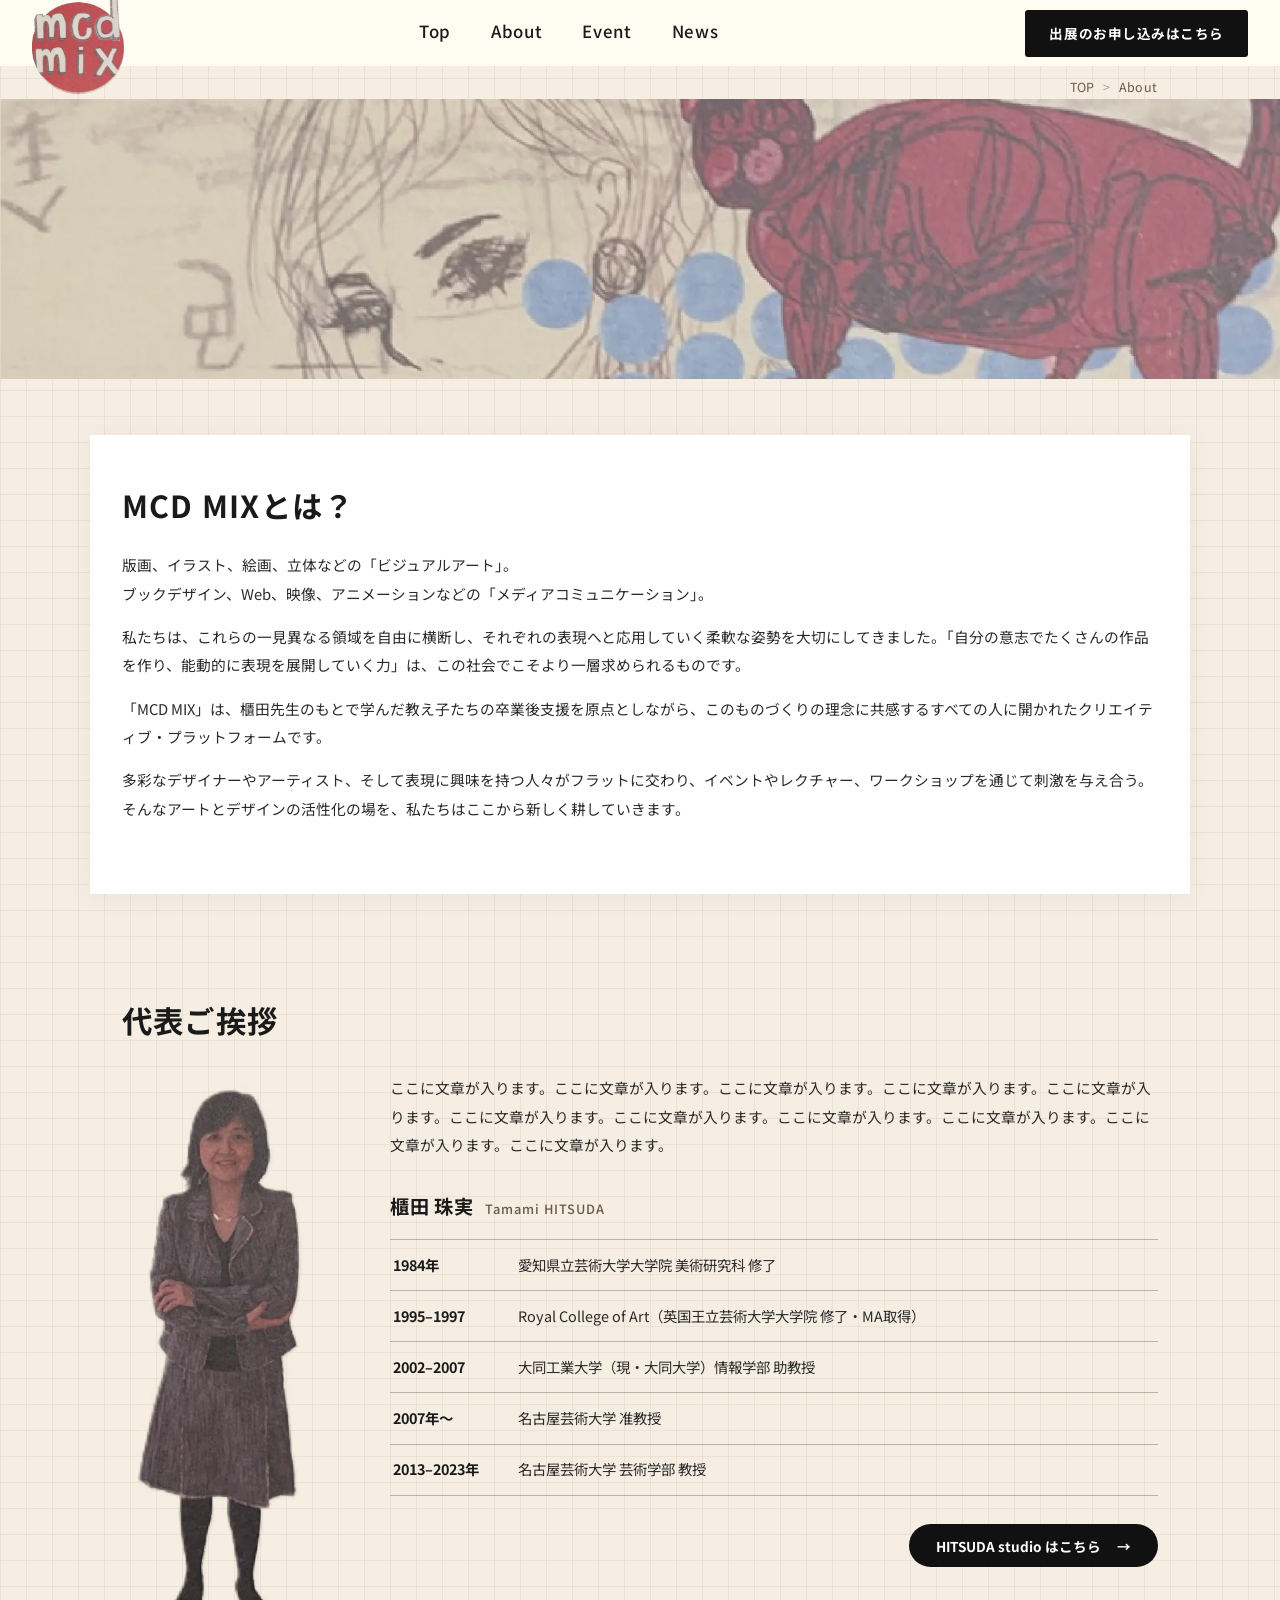
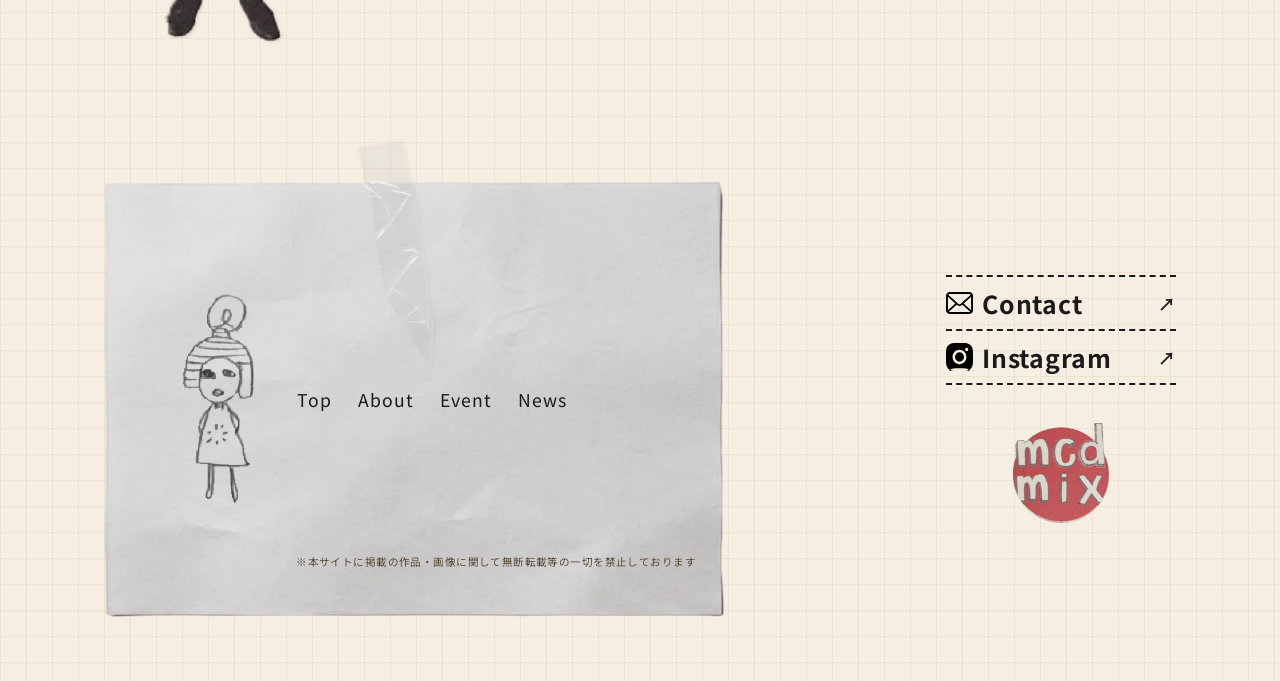
<file: about.html>
<!DOCTYPE html>
<html lang="ja">
<head>
  <meta charset="UTF-8">
  <meta name="viewport" content="width=device-width, initial-scale=1.0">
  <title>About | MCD MIX</title>
  <meta name="description" content="MCD MIX とは。ものづくりの理念と、代表 櫃田珠実のご挨拶・経歴をご紹介します。">
  <link rel="canonical" href="./about.html">
  <link rel="preload" as="image" href="hero-collage.webp" fetchpriority="high">
  <meta property="og:type" content="website">
  <meta property="og:site_name" content="MCD MIX">
  <meta property="og:title" content="About | MCD MIX">
  <meta property="og:description" content="MCD MIX とは。ものづくりの理念と、代表 櫃田珠実のご挨拶・経歴をご紹介します。">
  <meta property="og:image" content="hero-collage.webp">
  <meta property="og:locale" content="ja_JP">
  <meta name="twitter:card" content="summary_large_image">
  <meta name="twitter:title" content="About | MCD MIX">
  <meta name="twitter:description" content="MCD MIX とは。ものづくりの理念と、代表 櫃田珠実のご挨拶・経歴をご紹介します。">
  <meta name="twitter:image" content="hero-collage.webp">
  <link rel="icon" href="favicon.ico" sizes="any">
  <link rel="icon" type="image/png" sizes="32x32" href="favicon-32x32.png">
  <link rel="icon" type="image/png" sizes="16x16" href="favicon-16x16.png">
  <link rel="apple-touch-icon" href="apple-touch-icon.png">

  <link rel="preconnect" href="https://fonts.googleapis.com">
  <link rel="preconnect" href="https://fonts.gstatic.com" crossorigin>
  <link href="https://fonts.googleapis.com/css2?family=Noto+Sans+JP:wght@400;500;700&display=swap" rel="stylesheet">
  <style>
    /* =========================================================
       BASE（仮）— 後で base.css として切り出します
       ========================================================= */
    * { box-sizing: border-box; }
    html, body { margin: 0; padding: 0; }
    html { overflow-x: clip; }   /* 破れ紙108%幅やテープ左見切れによる横スクロールを抑止（clipでstickyを壊さない） */
    /* リンクにもデフォルト（黒塗り）のカスタムカーソル */
    a {
      cursor: url("data:image/svg+xml,%3Csvg%20xmlns%3D%22http%3A//www.w3.org/2000/svg%22%20width%3D%2222%22%20height%3D%2226%22%20viewBox%3D%220%200%2089.85%20104.5%22%3E%3Cpolygon%20points%3D%221.58%202.24%2026.18%20102.34%2051.15%2072.47%2087.65%2058.95%201.58%202.24%22%20fill%3D%22%23211815%22%20stroke%3D%22%23fff%22%20stroke-miterlimit%3D%2210%22%20stroke-width%3D%222%22/%3E%3C/svg%3E") 2 2, pointer;
    }
    /* ボタンの上では黒白反転カーソル（白塗り＋黒縁） */
    .site-header__cta, .hero__card-cta, .about__more, .news__more,
    .event__card-link, .event__arrow, button, [role="button"] {
      cursor: url("data:image/svg+xml,%3Csvg%20xmlns%3D%22http%3A//www.w3.org/2000/svg%22%20width%3D%2222%22%20height%3D%2226%22%20viewBox%3D%220%200%2089.85%20104.5%22%3E%3Cpolygon%20points%3D%221.58%202.24%2026.18%20102.34%2051.15%2072.47%2087.65%2058.95%201.58%202.24%22%20fill%3D%22%23fff%22%20stroke%3D%22%23211815%22%20stroke-miterlimit%3D%2210%22%20stroke-width%3D%222%22/%3E%3C/svg%3E") 2 2, pointer;
    }
    body {
      background-color: #F6EEE2;
      /* ページ共通の方眼グリッド（白い紙の下〜スライダーまで連続して見える） */
      background-image:
        linear-gradient(rgba(150, 120, 90, 0.10) 1px, transparent 1px),
        linear-gradient(90deg, rgba(150, 120, 90, 0.10) 1px, transparent 1px);
      background-size: 26px 26px;
      min-height: 100vh;
      overflow-x: clip;
      font-family: "Noto Sans JP", sans-serif;
      color: #1a1a1a;
      /* カスタムマウスカーソル（SVG・先端を基点に） */
      cursor: url("data:image/svg+xml,%3Csvg%20xmlns%3D%22http%3A//www.w3.org/2000/svg%22%20width%3D%2222%22%20height%3D%2226%22%20viewBox%3D%220%200%2089.85%20104.5%22%3E%3Cpolygon%20points%3D%221.58%202.24%2026.18%20102.34%2051.15%2072.47%2087.65%2058.95%201.58%202.24%22%20fill%3D%22%23211815%22%20stroke%3D%22%23fff%22%20stroke-miterlimit%3D%2210%22%20stroke-width%3D%222%22/%3E%3C/svg%3E") 2 2, auto;
    }

    /* =========================================================
       PART 1 — Header / Top Navigation
       ========================================================= */
    .site-header {
      position: sticky;
      top: 0;
      left: 0;
      right: 0;
      z-index: 100;
      width: 100%;
      background: #fffdf2;
      overflow: visible;
    }
    .site-header__inner {
      position: relative;
      display: flex;
      align-items: center;
      justify-content: space-between;
      gap: 1.5rem;
      width: 100%;
      padding: 0.6rem 2rem;
    }
    .site-header__logo {
      position: absolute;
      left: 2rem;
      /* ヘッダー下端を基準に、ロゴ高さの30%だけ下へはみ出させる（高さ92px → 約28px下に出る） */
      bottom: -28px;
      display: block;
      flex-shrink: 0;
      line-height: 0;
      z-index: 110;
    }
    .site-header__logo img { display: block; width: 92px; height: auto; object-fit: contain; }
    /* ロゴが absolute になった分、nav 側がロゴ幅に被らないよう左に余白を確保 */
    .site-header__inner { padding-left: calc(2rem + 80px + 1.5rem); }
    .site-header__nav { flex: 1 1 auto; display: flex; justify-content: center; }
    .site-header__nav-list {
      display: flex; align-items: center; gap: 2.5rem;
      margin: 0; padding: 0; list-style: none;
    }
    .site-header__nav-list a {
      position: relative;
      display: inline-block; text-decoration: none; color: #1a1a1a;
      font-family: "Noto Sans JP", sans-serif;
      font-size: 1.05rem; font-weight: 500; letter-spacing: 0.04em;
      padding-bottom: 4px;
    }
    .site-header__nav-list a::after {
      content: "";
      position: absolute;
      left: 0;
      bottom: 0;
      width: 100%;
      height: 1.5px;
      background: #1a1a1a;
      transform: scaleX(0);
      transform-origin: left center;
      transition: transform 0.28s ease;
    }
    .site-header__nav-list a:hover::after { transform: scaleX(1); }
    .site-header__cta {
      flex-shrink: 0; display: inline-block; padding: 0.85rem 1.5rem;
      background: #111; color: #fff; text-decoration: none;
      font-family: "Noto Sans JP", sans-serif; font-size: 0.85rem;
      font-weight: 700; letter-spacing: 0.04em; white-space: nowrap;
      border-radius: 3px; transition: opacity 0.2s ease;
    }
    .site-header__cta:hover { opacity: 0.85; }
    /* ハンバーガーボタン（PCでは非表示） */
    .site-header__burger {
      display: none;
      flex-direction: column;
      justify-content: center;
      gap: 5px;
      width: 40px;
      height: 40px;
      padding: 9px;
      margin-left: auto;
      background: transparent;
      border: none;
      cursor: pointer;
      z-index: 120;
    }
    .site-header__burger span {
      display: block;
      width: 100%;
      height: 2px;
      background: #1a1a1a;
      border-radius: 2px;
      transition: transform 0.25s ease, opacity 0.2s ease;
    }
    .site-header.is-open .site-header__burger span:nth-child(1) { transform: translateY(7px) rotate(45deg); }
    .site-header.is-open .site-header__burger span:nth-child(2) { opacity: 0; }
    .site-header.is-open .site-header__burger span:nth-child(3) { transform: translateY(-7px) rotate(-45deg); }
    /* SPメニューのフェードイン */
    @keyframes spMenuFade { from { opacity: 0; } to { opacity: 1; } }
    @keyframes spItemRise { from { opacity: 0; transform: translateY(10px); } to { opacity: 1; transform: translateY(0); } }
    @media (max-width: 860px) {
      .site-header__inner { padding: 0.6rem 1.25rem; padding-left: calc(1.25rem + 78px + 1rem); }
      .site-header__burger { display: inline-flex; }
      /* 閉じている時は nav と CTA を隠す */
      .site-header__nav, .site-header__cta { display: none; }
      /* 開いた時：全画面オーバーレイ（ロゴ左・nav左寄せ・CTA下・×右上） */
      .site-header.is-open {
        position: fixed;
        inset: 0;
        height: 100vh;
        height: 100dvh;
        background: #F6EEE2;
        z-index: 300;
        overflow-y: auto;
        animation: spMenuFade 0.3s ease both;
      }
      .site-header.is-open .site-header__inner {
        display: grid;
        grid-template-columns: auto auto;
        grid-auto-rows: min-content;
        align-content: center;
        justify-content: center;
        align-items: center;
        gap: 1.8rem 3rem;
        width: 100%;
        height: 100%;
        padding: 2rem 1.5rem;
      }
      .site-header.is-open .site-header__logo {
        position: static;
        grid-column: 1;
        grid-row: 1 / 3;
        justify-self: center;
      }
      .site-header.is-open .site-header__logo img { width: 118px; }
      .site-header.is-open .site-header__nav { display: flex; grid-column: 2; grid-row: 1; }
      .site-header.is-open .site-header__nav-list { flex-direction: column; align-items: flex-start; gap: 1.5rem; }
      .site-header.is-open .site-header__nav-list a { font-size: 1.55rem; }
      .site-header.is-open .site-header__cta { display: inline-flex; grid-column: 2; grid-row: 2; justify-self: start; }
      /* 項目をふわっと順番に表示 */
      .site-header.is-open .site-header__nav-list li,
      .site-header.is-open .site-header__cta { animation: spItemRise 0.4s ease both; }
      .site-header.is-open .site-header__nav-list li:nth-child(1) { animation-delay: 0.08s; }
      .site-header.is-open .site-header__nav-list li:nth-child(2) { animation-delay: 0.14s; }
      .site-header.is-open .site-header__nav-list li:nth-child(3) { animation-delay: 0.20s; }
      .site-header.is-open .site-header__nav-list li:nth-child(4) { animation-delay: 0.26s; }
      .site-header.is-open .site-header__cta { animation-delay: 0.32s; }
      .site-header.is-open .site-header__burger {
        position: fixed;
        top: 1.25rem;
        right: 1.4rem;
        transform: scale(1.3);
        transform-origin: top right;
      }
    }
    @media (max-width: 560px) {
      .site-header__logo img { width: 60px; }
      .site-header__logo { bottom: -18px; left: 1.25rem; }
      .site-header__inner { padding-left: calc(1.25rem + 60px + 0.85rem); }
    }

    /* =========================================================
       PART 2 — Hero（100vh：コラージュ背景 + イベントカード + 破れ目）
       ========================================================= */
    .hero {
      position: relative;
      height: 100vh;
      min-height: 560px;
      overflow: visible;
      background: #e9e1d0;
    }
    /* コラージュは clip したいので bg だけ overflow hidden */
    .hero__clip {
      position: absolute;
      inset: 0;
      overflow: hidden;
      z-index: 1;
    }

    /* 背景コラージュ */
    .hero__bg {
      position: absolute;
      inset: 0;
      z-index: 1;
    }
    .hero__bg img {
      width: 100%;
      height: 100%;
      object-fit: cover;
      object-position: center 18%;
      display: block;
    }

    /* 右側イベントカード（下げて縦に伸ばす） */
    .hero__card {
      position: absolute;
      z-index: 2;
      top: 40%;
      right: 0;
      bottom: 0;
      width: min(440px, 46vw);
      background-color: #F6EEE2;
      /* 方眼ノート風の罫線（クリーム地の上に薄いグリッド） */
      background-image:
        linear-gradient(rgba(150, 120, 90, 0.13) 1px, transparent 1px),
        linear-gradient(90deg, rgba(150, 120, 90, 0.13) 1px, transparent 1px);
      background-size: 22px 22px;
      background-position: -1px -1px;
      padding: 3rem 2.6rem 6rem;   /* 下に伸ばす（下端が紙の手前まで） */
      box-shadow: -6px 8px 30px rgba(0,0,0,0.07);
    }
    .hero__card-sub {
      margin: 0 0 0.15rem;
      font-family: "Noto Sans JP", sans-serif;
      font-size: 1.1rem;
      color: #c0473a;
      letter-spacing: 0.04em;
    }
    .hero__card-title {
      margin: 0 0 0.7rem;
      font-family: "Noto Sans JP", sans-serif;
      font-size: 2.4rem;
      font-weight: 700;
      line-height: 1.1;
      color: #1a1a1a;
      letter-spacing: 0.01em;
    }
    .hero__card-date {
      margin: 0 0 1.3rem;
      font-family: "Noto Sans JP", sans-serif;
      font-size: 2rem;
      font-weight: 700;
      color: #1a1a1a;
      letter-spacing: 0.02em;
    }
    .hero__card-date .day {
      font-size: 1rem;
      font-weight: 700;
      vertical-align: baseline;
    }
    .hero__card-desc {
      margin: 0 0 1.6rem;
      font-family: "Noto Sans JP", sans-serif;
      font-size: 0.8rem;
      line-height: 1.85;
      color: #3a3a3a;
      letter-spacing: 0.02em;
    }
    .hero__card-cta {
      display: inline-flex;
      align-items: center;
      gap: 0.8rem;
      padding: 0.8rem 1.4rem;
      background: #111;
      color: #fff;
      text-decoration: none;
      font-family: "Noto Sans JP", sans-serif;
      font-size: 0.82rem;
      font-weight: 700;
      letter-spacing: 0.04em;
      border-radius: 3px;
      transition: opacity 0.2s ease;
    }
    .hero__card-cta:hover { opacity: 0.85; }
    .hero__card-cta .arrow {
      display: inline-flex; align-items: center; justify-content: center;
      width: 22px; height: 22px; border-radius: 50%;
      border: 1px solid rgba(255,255,255,0.7);
      font-size: 0.7rem;
    }

    /* 装飾テープ（破れ目に重なる位置に貼る） */
    .hero__tape {
      position: absolute;
      z-index: 20;
      bottom: 3%; left: -30px;
      width: 130px;
      transform: rotate(-9deg);
      opacity: 0.9;
      pointer-events: none;
    }
    .hero__tape img { width: 100%; height: auto; display: block; }
    /* PCではテープを大きく */
    @media (min-width: 769px) {
      .hero__tape { width: 180px; left: -40px; }
    }

    /* =========================================================
       PART 3 — About（MCD MIXとは？）破れた上端で Hero と繋ぐ
       ========================================================= */
    .about {
      position: relative;
      z-index: 6;
      /* 白背景はここに置かない（破れ紙の透明部分からコラージュを見せるため） */
      margin-top: -16vw;          /* 破れ紙をコラージュに重ねる（カードのボタンに被らない量） */
    }
    /* 破れエッジ画像（torn-solid.png：上=透明→裂け目→白い本体で終わる） */
    .about__torn {
      position: relative;
      z-index: 1;
      line-height: 0;
      margin-bottom: -1px;
    }
    .about__torn img {
      width: 112%;
      margin-left: -4%;
      height: auto;
      display: block;
    }
    /* 白い本体（torn-thin の白い下端に密着、白はCSSで伸ばす） */
    .about__inner {
      position: relative;
      /* z-index を指定しない＝スタッキングコンテキストを作らない（中の文字を外に出せる） */
      background: #ffffff;
      margin-top: -1px;
      padding: 0.5rem 2rem 6rem;
    }
    .about__container {
      position: relative;
      z-index: 5;            /* 文字をトレーシングペーパー(4)より手前へ。innerが文脈を作らないので有効 */
      max-width: 1000px;
      margin: 0 auto;
    }
    .about__title {
      position: relative;
      z-index: 6;            /* transformでスタッキングコンテキスト化するため明示的に手前へ */
      font-family: "Noto Sans JP", sans-serif;
      font-size: 2rem;
      font-weight: 700;
      color: #1a1a1a;
      letter-spacing: 0.02em;
      margin: 0 0 1.8rem;
      /* 本文と同じ左位置から始め、左基点でほんの少し傾ける */
      text-align: left;
      transform: rotate(0.5deg);
      transform-origin: left bottom;
    }
    .about__title-suffix {
      font-size: 0.72em;   /* 「とは？」だけ少し小さく */
    }
    .about__body p {
      font-family: "Noto Sans JP", sans-serif;
      font-size: 0.92rem;
      line-height: 2.1;
      color: #2a2a2a;
      letter-spacing: 0.02em;
      margin: 0 0 1.4rem;
    }
    .about__more {
      display: inline-flex;
      align-items: center;
      gap: 0.7rem;
      margin-top: 1.5rem;
      padding: 0.85rem 2rem;
      border: 1px solid #1a1a1a;
      border-radius: 999px;
      background: #ffffff;
      color: #1a1a1a;
      text-decoration: none;
      font-family: "Noto Sans JP", sans-serif;
      font-size: 0.85rem;
      font-weight: 500;
      letter-spacing: 0.05em;
      transition: background 0.2s ease, color 0.2s ease;
    }
    /* ボタンを右寄せにする（親をflex化） */
    .about__more-wrap {
      display: flex;
      justify-content: flex-end;
    }
    .about__more:hover { background: #1a1a1a; color: #fff; }
    .about__more .arrow { font-size: 0.9rem; }

    /* プチプチ素材：MCD MIXとは？ の右下に装飾（右端に詰める） */
    .about__bubble {
      position: absolute;
      z-index: 2;            /* 下端の破れ紙(z-index 1)より手前に */
      right: 0;
      bottom: -42%;
      width: 220px;
      height: auto;
      opacity: 0.7;
      pointer-events: none;
      mix-blend-mode: multiply;
      filter: drop-shadow(4px 6px 8px rgba(0,0,0,0.28));
    }

    /* トレーシングペーパー（Hero〜About の境目に半透明で重ねる） */
    .about__tracing {
      position: absolute;
      z-index: 4;
      top: 5vw;
      left: -3%;
      width: 70%;
      height: auto;
      transform: rotate(-3deg);
      pointer-events: none;
      mix-blend-mode: normal;
      opacity: 0.85;   /* 少しだけ薄く */
      filter: drop-shadow(3px 5px 7px rgba(0,0,0,0.18));   /* 軽いドロップシャドウ */
    }

    /* About 下端の破れ目（白い本体 → 破れ → 下の Event クリーム地） */
    .about__torn-bottom {
      position: relative;
      z-index: 1;
      line-height: 0;
      margin-top: -1px;
      transform: scaleY(-1);   /* 上下反転で「白が上・破れが下」に */
    }
    .about__torn-bottom img {
      width: 112%;
      margin-left: -4%;
      height: auto;
      display: block;
    }

    /* =========================================================
       PART 4 — Event スライダー（カンプ準拠：帯タイトル＋画像オーバーレイ）
       ========================================================= */
    .event {
      position: relative;
      z-index: 5;
      background: transparent;   /* body の連続グリッドを透かす */
      margin-top: -1px;
      padding: 1rem 0 5rem;
    }
    .event__inner {
      max-width: 1100px;
      margin: 0 auto;
      padding: 0 2rem;
    }
    .event__head { margin-bottom: 2rem; }
    .event__title {
      font-family: "Noto Sans JP", sans-serif;
      font-size: 2.2rem;
      font-weight: 700;
      color: #1a1a1a;
      margin: 0;
      letter-spacing: 0.04em;
    }
    .event__slider {
      display: flex;
      align-items: center;
      gap: 1rem;
    }
    .event__viewport {
      overflow: hidden;
      flex: 1;
    }
    .event__track {
      display: flex;
      gap: 2.2rem;
      transition: transform 0.5s cubic-bezier(0.33, 1, 0.68, 1);
    }
    .event__card {
      flex: 0 0 auto;
      min-width: 0;
    }
    /* .reveal の transition に上書きされないよう特異度を上げ、width(拡大) も含める */
    article.event__card {
      transition: width 0.5s cubic-bezier(0.33, 1, 0.68, 1), opacity 0.7s ease, transform 0.7s ease;
    }
    /* タイトル帯（画像の上に配置・被らない。グリッド無しのベタ地） */
    .event__card-title {
      margin: 0 2.4rem 0 0;   /* 右端を画像より内側にして少しズレを作る */
      background: #F6EEE2;
      border: 1.5px solid #3a2a1a;
      padding: 0.6rem 0.9rem;
      font-family: "Noto Sans JP", sans-serif;
      font-size: 1.05rem;
      font-weight: 700;
      color: #1a1a1a;
      white-space: nowrap;
      overflow: hidden;
      text-overflow: ellipsis;
    }
    /* 画像（グレーのプレースホルダー） */
    .event__figure {
      position: relative;
      aspect-ratio: 16 / 11;
      background: #c9c9c9;
      margin-top: -1.5px;   /* タイトル帯の下線と画像の上線を重ねて二重線を防ぐ */
      display: flex;
      align-items: center;
      justify-content: center;
      color: #6f6f6f;
      font-size: 0.95rem;
      letter-spacing: 0.06em;
      border: 1.5px solid #3a2a1a;
      overflow: hidden;   /* ホバー時のズームを枠内にクリップ */
    }
    .event__figure img {
      width: 100%; height: 100%;
      object-fit: cover;
      display: block;
      transition: transform 0.45s ease;
    }
    /* サムネイル全体ホバーで画像を少しアップ */
    .event__figure:hover img { transform: scale(1.06); }
    /* 年・地名（画像の左下に重なる） */
    .event__card-meta {
      position: absolute;
      left: 0.7rem;
      bottom: 0.6rem;
      margin: 0;
      font-family: "Noto Sans JP", sans-serif;
      font-size: 0.95rem;
      color: #1a1a1a;
      letter-spacing: 0.02em;
    }
    /* リンク／ホバー領域をサムネイル全体に拡張（透明オーバーレイ） */
    .event__card-link {
      position: absolute;
      inset: 0;
      z-index: 2;
      font-size: 0;          /* テキスト「↗」を隠す（矢印は ::after で描画） */
      text-decoration: none;
    }
    /* 右下の黒い矢印ボタン（見た目は従来どおり） */
    .event__card-link::after {
      content: "↗";
      position: absolute;
      right: 0; bottom: 0;
      width: 54px; height: 54px;
      background: #111;
      color: #fff;
      display: flex; align-items: center; justify-content: center;
      font-size: 1.4rem;
      transition: background 0.2s ease;
    }
    .event__card-link:hover::after { background: #c0473a; }
    /* 左右の三角矢印（スライダー外側・CSSで描く塗り三角） */
    .event__arrow {
      flex: 0 0 auto;
      width: 40px; height: 40px;
      border: none;
      background: transparent;
      padding: 0;
      display: flex; align-items: center; justify-content: center;
      transition: opacity 0.2s ease, transform 0.2s ease;
      font-size: 0;   /* グリフ文字を消してCSS三角に統一 */
    }
    .event__arrow::before {
      content: "";
      display: block;
      width: 0; height: 0;
      border-top: 11px solid transparent;
      border-bottom: 11px solid transparent;
    }
    .event__arrow--prev::before { border-right: 16px solid #1a1a1a; }
    .event__arrow--next::before { border-left: 16px solid #1a1a1a; }
    .event__arrow:hover { transform: scale(1.15); }
    .event__arrow:disabled { opacity: 0.25; cursor: default; }
    .event__arrow:disabled:hover { transform: none; }

    /* PC：左に来たカード（アクティブ）を大きく、他を小さく */
    @media (min-width: 769px) {
      .event__card { width: 38%; }
      .event__card.is-active { width: 58%; }
    }

    @media (max-width: 768px) {
      .event__card { width: 100%; }  /* SPは1枚見せ */
      .about__bubble { width: 170px; right: 0; bottom: 2%; }
    }

    @media (max-width: 768px) {
      .about { margin-top: -14vw; }
      .about__inner { padding: 0.5rem 1.4rem 4rem; }
      .about__title { font-size: 1.6rem; }
      .about__body p { font-size: 0.88rem; line-height: 2; }
    }

    @media (max-width: 768px) {
      .hero__card {
        /* 位置は維持（中央移動しない）。右寄せのまま幅だけ調整 */
        right: 0;
        width: min(440px, 70vw);
        padding: 2rem 1.8rem 3rem;
      }
      .hero__card-title { font-size: 1.7rem; }
      .hero__card-date { font-size: 1.5rem; }
    }

    /* =========================================================
       PART 5 — News（ルーズリーフ紙＋ピンクの紙）
       ========================================================= */
    .news {
      position: relative;
      z-index: 5;
      background: transparent;     /* body の連続グリッドを透かす */
      padding: 3rem 0 6rem;
      overflow: clip;              /* 全幅・斜めのピンク紙が下のFooterへ突き抜けないよう抑止 */
    }
    .news__inner {
      position: relative;
      max-width: 1280px;
      margin: 0 auto;
      padding: 0 2rem;
    }
    /* ピンクの紙（全幅セクション基準で右端に配置・ルーズリーフ前面に少し被せる） */
    .news__pink {
      position: absolute;
      right: -4rem;
      bottom: 0;
      top: auto;
      height: 150%;
      width: auto;
      transform: rotate(6deg);
      transform-origin: bottom right;
      z-index: 3;
      pointer-events: none;
    }
    /* ルーズリーフ紙のパネル（横いっぱい＝フルブリード＋少し傾ける） */
    .news__paper {
      position: relative;
      z-index: 2;
      width: 106vw;
      margin-left: calc(50% - 53vw);
      transform: rotate(-2deg);
    }
    .news__paper-bg {
      width: 100%;
      height: auto;
      display: block;
    }
    /* 紙の上に乗せる中身（紙の縦いっぱいに広げる） */
    .news__content {
      position: absolute;
      inset: 0;
      padding: 9% 9% 30% 17%;
      display: flex;
      flex-direction: column;
    }
    .news__title {
      font-family: "Noto Sans JP", sans-serif;
      font-size: 2.2rem;
      font-weight: 700;
      color: #1a1a1a;
      margin: 0 0 0.5rem;
      letter-spacing: 0.04em;
    }
    /* リストを縦に均等配分して紙全体を使う */
    .news__list {
      list-style: none;
      margin: 0;
      padding: 0;
      flex: 1;
      display: flex;
      flex-direction: column;
      justify-content: space-evenly;
    }
    .news__item {
    }
    /* 各項目をリンクにできるように（年＋本文をアンカーで包む） */
    .news__item-link {
      display: flex;
      align-items: baseline;
      gap: 1.6rem;
      padding: 0.7rem 0;
      text-decoration: none;
      color: inherit;
      transition: opacity 0.2s ease;
    }
    .news__item-link:hover { opacity: 0.55; }
    .news__year {
      flex: 0 0 auto;
      width: 8em;
      font-family: "Noto Sans JP", sans-serif;
      font-size: 0.95rem;
      color: #1a1a1a;
      letter-spacing: 0.02em;
    }
    .news__text {
      margin: 0;
      font-family: "Noto Sans JP", sans-serif;
      font-size: 0.85rem;
      color: #2a2a2a;
      line-height: 1.7;
    }
    .news__more-wrap {
      display: flex;
      justify-content: center;
      margin-top: 0.5rem;
    }
    .news__more {
      display: inline-flex;
      align-items: center;
      gap: 1rem;
      padding: 0.7rem 2rem;
      border: 1px solid #1a1a1a;
      border-radius: 999px;
      background: rgba(255,255,255,0.6);
      color: #1a1a1a;
      text-decoration: none;
      font-family: "Noto Sans JP", sans-serif;
      font-size: 0.85rem;
      letter-spacing: 0.04em;
      transition: background 0.2s ease, color 0.2s ease;
    }
    .news__more:hover { background: #1a1a1a; color: #fff; }
    .news__more-arrow {
      font-size: 1.1rem;
      line-height: 1;
    }

    /* 文字が小さくなりすぎる狭い画面では、紙を背景にせず通常レイアウトに切替 */
    @media (max-width: 700px) {
      .news__paper-bg { min-height: 660px; object-fit: cover; }
      .news__content { padding: 14% 8% 36% 13%; }
      .news__title { font-size: 1.7rem; margin-bottom: 1rem; }
      /* 縦に間延びさせず上に寄せる */
      .news__list { flex: 0 0 auto; justify-content: flex-start; gap: 1.3rem; }
      /* 日付の下に本文を改行（縦積み） */
      .news__item-link { flex-direction: column; align-items: flex-start; gap: 0.15rem; padding: 0.5rem 0; }
      .news__year { width: auto; }
      .news__more-wrap { margin-top: 1.4rem; }
      .news__pink { height: 130%; right: -2rem; bottom: 0; top: auto; }
    }

    /* =========================================================
       PART 6 — Footer（ルーズリーフ台紙＋テープ＋nav＋Contact/Instagram）
       ========================================================= */
    .site-footer {
      position: relative;
      z-index: 5;
      background: transparent;     /* body の連続グリッドを透かす */
      padding: 3rem 0 4rem;
    }
    /* 全体は左寄せ／2カラム（左：台紙カード ／ 右：Contact・Instagram・ロゴ） */
    .site-footer__inner {
      position: relative;
      max-width: 1200px;
      margin: 0 auto;
      padding: 0 5%;
      display: flex;
      align-items: center;
      justify-content: space-between;
      gap: 5%;
    }
    /* ── 左：シンプル白紙を台紙にしたカード ── */
    .site-footer__card {
      position: relative;
      flex: 0 1 620px;
      max-width: 620px;
      min-width: 0;
    }
    .site-footer__paper {
      width: 100%;
      height: auto;
      display: block;
    }
    /* 台紙の左上に斜めに貼った半透明テープ */
    .site-footer__tape {
      position: absolute;
      z-index: 3;
      top: -58px;
      left: 50%;
      width: 104px;
      transform: translateX(-50%) rotate(-32deg);
      opacity: 0.7;
      pointer-events: none;
    }
    .site-footer__tape img { width: 100%; height: auto; display: block; }
    /* 台紙の上に乗る中身：左に縦長イラスト＋右にナビ */
    .site-footer__content {
      position: absolute;
      inset: 0;
      z-index: 2;
      display: flex;
      align-items: center;
      gap: 5%;
      padding: 7% 9%;
    }
    /* 縦長の鉛筆線画（横幅は控えめ・縦に余裕） */
    .site-footer__illust {
      flex: 0 0 auto;
      width: 22%;
      max-width: 130px;
      height: auto;
      display: block;
      align-self: center;
    }
    .site-footer__nav-list {
      list-style: none;
      margin: 0; padding: 0;
      display: flex;
      flex-wrap: wrap;
      align-items: center;
      gap: 1.6rem;
    }
    .site-footer__nav-list a {
      font-family: "Noto Sans JP", sans-serif;
      font-size: 1.1rem;
      color: #1a1a1a;
      text-decoration: none;
      letter-spacing: 0.06em;
      position: relative;
    }
    .site-footer__nav-list a::after {
      content: "";
      position: absolute;
      left: 0; bottom: -3px;
      width: 100%; height: 1px;
      background: #1a1a1a;
      transform: scaleX(0);
      transform-origin: left;
      transition: transform 0.28s ease;
    }
    .site-footer__nav-list a:hover::after { transform: scaleX(1); }
    /* コピーライト（台紙の下端・小さめ1行） */
    .site-footer__copy {
      position: absolute;
      z-index: 2;
      left: 31%;
      right: 9%;
      bottom: 11%;
      margin: 0;
      font-family: "Noto Sans JP", sans-serif;
      font-size: 0.66rem;
      letter-spacing: 0.04em;
      color: #5a4a36;
      white-space: nowrap;
    }
    /* ── 右：Contact / Instagram（破線で上下を囲む）＋ ロゴ ── */
    .site-footer__right {
      flex: 0 0 auto;
      display: flex;
      flex-direction: column;
      align-items: center;
      gap: 2.4rem;
    }
    .site-footer__links {
      display: flex;
      flex-direction: column;
      width: 230px;
      border-top: 2px dashed #1a1a1a;
    }
    .site-footer__link {
      display: flex;
      align-items: center;
      justify-content: space-between;
      gap: 0.8rem;
      font-family: "Noto Sans JP", sans-serif;
      font-size: 1.55rem;
      font-weight: 700;
      color: #1a1a1a;
      text-decoration: none;
      letter-spacing: 0.03em;
      padding: 0.5rem 0;
      border-bottom: 2px dashed #1a1a1a;
      transition: opacity 0.2s ease;
    }
    .site-footer__link:hover { opacity: 0.6; }
    .site-footer__link .ext { font-size: 0.7em; }
    /* リンク頭のアイコン（メール / Instagram） */
    .site-footer__link-label {
      display: inline-flex;
      align-items: center;
      gap: 0.55rem;
    }
    .site-footer__icon {
      width: 1.1em;
      height: 1.1em;
      object-fit: contain;
      object-position: center;
      display: block;
      flex-shrink: 0;
    }
    /* MCD MIX 赤スタンプロゴ */
    .site-footer__logo img {
      width: 96px; height: auto; display: block;
    }

    @media (max-width: 760px) {
      /* カードの装飾（紙・テープ・イラスト・footer nav）は隠し、著作権表記だけ残す */
      .site-footer__paper, .site-footer__tape, .site-footer__content { display: none; }
      .site-footer__card { flex: none; background: none; min-height: 0; }
      .site-footer__copy {
        position: static;
        left: auto; right: auto; bottom: auto;
        margin: 0;
        text-align: center;
        white-space: normal;
        font-size: 0.62rem;
        line-height: 1.6;
      }
      .site-footer__inner {
        flex-direction: column;
        align-items: stretch;
        gap: 1.8rem;
      }
      /* 左ロゴ・右リンクの一行 */
      .site-footer__right {
        order: -1;
        flex-direction: row;
        justify-content: space-between;
        align-items: center;
        width: 100%;
        gap: 1.2rem;
      }
      .site-footer__logo { order: -1; }
      .site-footer__logo img { width: 84px; }
      .site-footer__links { width: auto; min-width: 178px; flex: 0 1 auto; }
      .site-footer__link { font-size: 1.2rem; }
    }

    /* =========================================================
       スクロール時のふわっと表示（PC のみ。SPは即表示）
       ========================================================= */
    @media (min-width: 769px) {
      .reveal {
        opacity: 0;
        transform: translateY(24px);
        transition: opacity 0.7s ease, transform 0.7s ease;
        will-change: opacity, transform;
      }
      .reveal.is-visible {
        opacity: 1;
        transform: translateY(0);
      }
    }
    /* =========================================================
       Event 一覧ページ（共通nav/footer・グリッド背景・カードはスライダー流用）
       ========================================================= */
    .page-head {
      max-width: 1100px;
      margin: 0 auto;
      padding: 3.5rem 2rem 1.5rem;
    }
    .page-title {
      font-family: "Noto Sans JP", sans-serif;
      font-size: 2.6rem;
      font-weight: 700;
      letter-spacing: 0.04em;
      margin: 0 0 0.5rem;
      color: #1a1a1a;
    }
    .page-title .dot { color: #1a1a1a; }
    .page-sub {
      margin: 0;
      font-family: "Noto Sans JP", sans-serif;
      font-size: 0.9rem;
      color: #5a4a36;
      letter-spacing: 0.04em;
      line-height: 1.8;
    }
    .event-list-section {
      position: relative;
      z-index: 5;
      padding: 1.5rem 0 6rem;
    }
    .event-list {
      display: grid;
      grid-template-columns: repeat(3, 1fr);
      gap: 3rem 2.2rem;
      max-width: 1100px;
      margin: 0 auto;
      padding: 0 2rem;
    }
    /* スライダーの幅指定(38%/58%)を打ち消し、グリッドのセル幅いっぱいに */
    .event-list .event__card { width: 100%; }
    @media (max-width: 900px) {
      .event-list { grid-template-columns: repeat(2, 1fr); gap: 2.4rem 1.8rem; }
      .page-head { padding: 3rem 1.5rem 1.2rem; }
    }
    @media (max-width: 560px) {
      .event-list { grid-template-columns: 1fr; gap: 2.2rem; }
      .page-title { font-size: 2.1rem; }
    }

    .breadcrumb {
      max-width: 1100px; margin: 0 auto; padding: 0.7rem 2rem 0.2rem;
      display: flex; align-items: center; justify-content: flex-end; gap: 0.5rem;
      font-size: 0.78rem; color: #6a5a45; letter-spacing: 0.04em;
    }
    .breadcrumb a { color: inherit; text-decoration: none; }
    .breadcrumb a:hover { opacity: 0.6; }
    .breadcrumb__sep { color: #b0a48d; flex: 0 0 auto; }
    /* =========================================================
       About ページ（共通nav/footer・グリッド背景／画像アセット流用）
       ========================================================= */
    .about-hero { position: relative; z-index: 5; height: 280px; overflow: hidden; background: #e9e1d0; }
    .about-hero img { width: 100%; height: 100%; object-fit: cover; object-position: center 20%; display: block; }

    /* MCD MIXとは？（白カード） */
    .about-intro { position: relative; z-index: 5; padding: 3.5rem 0 3rem; }
    .about-intro__card { background: #fff; max-width: 1100px; margin: 0 auto; padding: 3rem 2rem 3.5rem; box-shadow: 0 2px 26px rgba(0,0,0,0.05); }
    .about-intro__title { font-size: 1.9rem; font-weight: 700; color: #1a1a1a; margin: 0 0 1.5rem; letter-spacing: 0.04em; }
    .about-intro__body p { margin: 0 0 0.9rem; font-size: 0.92rem; line-height: 1.95; color: #2a2a2a; }

    /* 代表ご挨拶 */
    .about-rep { position: relative; z-index: 5; padding: 3.5rem 0 5rem; overflow: clip; }
    .about-rep__pink { position: absolute; left: -2.5rem; top: 1rem; bottom: auto; height: 62%; transform: rotate(13deg); transform-origin: top left; z-index: 1; pointer-events: none; }
    .about-rep__inner { position: relative; z-index: 2; max-width: 1100px; margin: 0 auto; padding: 0 2rem; }
    .about-rep__title { font-size: 1.9rem; font-weight: 700; color: #1a1a1a; letter-spacing: 0.04em; margin: 0 0 2rem; }
    .about-rep__cols { display: flex; gap: 3rem; align-items: flex-start; flex-wrap: wrap; }
    .about-rep__photoblock { flex: 0 0 auto; width: 220px; text-align: center; }
    .about-rep__photo { width: 100%; display: block; }
    .about-rep__photo img { width: 100%; height: auto; display: block; }
    .about-rep__name { margin: 0 0 1.2rem; font-size: 1.2rem; font-weight: 700; color: #1a1a1a; letter-spacing: 0.04em; }
    .about-rep__name .en { display: inline-block; margin-left: 0.7rem; font-size: 0.8rem; font-weight: 500; color: #6a5a45; letter-spacing: 0.08em; }
    .about-rep__body { flex: 1 1 380px; }
    .about-rep__greeting { margin: 0 0 2rem; font-size: 0.92rem; line-height: 1.95; color: #2a2a2a; }
    .about-rep__career { list-style: none; margin: 0 0 1.8rem; padding: 0; border-top: 1px solid rgba(60,42,26,0.3); }
    .about-rep__career li { display: flex; gap: 1.5rem; align-items: baseline; padding: 0.8rem 0.2rem; border-bottom: 1px solid rgba(60,42,26,0.3); }
    .about-rep__year { flex: 0 0 auto; width: 7em; font-weight: 700; color: #1a1a1a; font-size: 0.9rem; }
    .about-rep__desc { margin: 0; font-size: 0.9rem; color: #2a2a2a; line-height: 1.7; }
    .about-rep__btnwrap { text-align: right; }
    .about-rep__btn { display: inline-flex; align-items: center; gap: 1rem; background: #111; color: #fff; text-decoration: none; padding: 0.7rem 1.7rem; border-radius: 999px; font-size: 0.85rem; font-weight: 700; transition: background 0.2s ease; }
    .about-rep__btn:hover { background: #c0473a; }

    @media (max-width: 768px) {
      .about-hero { height: 180px; }
      .about-intro { padding: 2.5rem 0 2rem; }
      .about-intro__card { padding: 2rem 1.4rem 2.4rem; }
      .about-intro__title, .about-rep__title { font-size: 1.5rem; }
      .about-rep__pink { display: none; }
      .about-rep__cols { gap: 1.8rem; }
      .about-rep__photoblock { width: 180px; margin: 0 auto; }
      .about-rep__career li { flex-direction: column; gap: 0.2rem; }
      .about-rep__year { width: auto; }
    }

  
/* ===== SP（〜760px）追加調整：フッター表示／スライダー見出し折り返し ===== */
@media (max-width: 760px) {
  .event__card-title { white-space: normal; overflow: visible; text-overflow: clip; line-height: 1.35; margin-right: 0.8rem; word-break: break-word; }
  .site-footer { padding: 2.5rem 0 3rem; }
  .site-footer__inner { flex-direction: column; align-items: center; gap: 1.8rem; padding: 0 6%; }
  .site-footer__card { order: 1; flex: none; width: 100%; max-width: 400px; margin: 0 auto; position: relative; }
  .site-footer__paper { display: block; position: absolute; inset: 0; width: 100%; height: 100%; object-fit: fill; z-index: 1; }
  .site-footer__tape { display: block; top: -30px; width: 60px; z-index: 3; }
  .site-footer__content { display: flex; position: relative; inset: auto; z-index: 2; flex-direction: row; align-items: center; justify-content: center; gap: 8%; padding: 2rem 1.5rem 1.4rem; }
  .site-footer__illust { width: 26%; max-width: 78px; align-self: center; }
  .site-footer__nav-list { flex-direction: column; align-items: flex-start; gap: 0.75rem; }
  .site-footer__nav-list a { font-size: 1.05rem; }
  .site-footer__copy { position: relative; z-index: 2; left: auto; right: auto; bottom: auto; margin: 0; padding: 0 1.5rem 2rem; text-align: center; white-space: normal; font-size: 0.6rem; line-height: 1.6; }
  .site-footer__right { order: 2; gap: 1.6rem; }
}
</style>
</head>
<body>

  <!-- PART 1: Header -->
  <header class="site-header">
    <div class="site-header__inner">
      <a href="index.html" class="site-header__logo" aria-label="MCD MIX トップ">
        <img src="mcd-mix-logo.webp" alt="MCD MIX" width="80" height="83" decoding="async">
      </a>
      <nav class="site-header__nav" id="site-nav" aria-label="メインナビゲーション">
        <ul class="site-header__nav-list">
          <li><a href="index.html">Top</a></li>
          <li><a href="about.html">About</a></li>
          <li><a href="events.html">Event</a></li>
          <li><a href="news.html">News</a></li>
        </ul>
      </nav>
      <a href="event-detail.html#apply" class="site-header__cta">出展のお申し込みはこちら</a>
      <button class="site-header__burger" type="button" aria-label="メニューを開く" aria-expanded="false" aria-controls="site-nav">
        <span></span><span></span><span></span>
      </button>
    </div>
  </header>

  <p class="breadcrumb"><a href="index.html">TOP</a><span class="breadcrumb__sep">&gt;</span>About</p>

  <!-- ヒーロー（コラージュ帯） -->
  <section class="about-hero">
    <img src="hero-collage.webp" alt="" width="1921" height="1685" decoding="async" fetchpriority="high">
  </section>

  <main>
    <!-- MCD MIXとは？ -->
    <section class="about-intro">
      <div class="about-intro__card reveal">
        <h1 class="about-intro__title">MCD MIXとは？</h1>
        <div class="about-intro__body">
          <p>版画、イラスト、絵画、立体などの「ビジュアルアート」。<br>ブックデザイン、Web、映像、アニメーションなどの「メディアコミュニケーション」。</p>
          <p>私たちは、これらの一見異なる領域を自由に横断し、それぞれの表現へと応用していく柔軟な姿勢を大切にしてきました。「自分の意志でたくさんの作品を作り、能動的に表現を展開していく力」は、この社会でこそより一層求められるものです。</p>
          <p>「MCD MIX」は、櫃田先生のもとで学んだ教え子たちの卒業後支援を原点としながら、このものづくりの理念に共感するすべての人に開かれたクリエイティブ・プラットフォームです。</p>
          <p>多彩なデザイナーやアーティスト、そして表現に興味を持つ人々がフラットに交わり、イベントやレクチャー、ワークショップを通じて刺激を与え合う。そんなアートとデザインの活性化の場を、私たちはここから新しく耕していきます。</p>
        </div>
      </div>
    </section>

    <!-- 代表ご挨拶 -->
    <section class="about-rep">
      <div class="about-rep__inner">
        <h2 class="about-rep__title reveal">代表ご挨拶</h2>
        <div class="about-rep__cols">
          <div class="about-rep__photoblock reveal">
            <div class="about-rep__photo"><img src="hitsuda.webp" alt="櫃田 珠実" width="440" height="1158" loading="lazy" decoding="async"></div>
          </div>
          <div class="about-rep__body reveal">
            <p class="about-rep__greeting">ここに文章が入ります。ここに文章が入ります。ここに文章が入ります。ここに文章が入ります。ここに文章が入ります。ここに文章が入ります。ここに文章が入ります。ここに文章が入ります。ここに文章が入ります。ここに文章が入ります。ここに文章が入ります。</p>
            <p class="about-rep__name">櫃田 珠実<span class="en">Tamami HITSUDA</span></p>
            <ul class="about-rep__career">
            <li><span class="about-rep__year">1984年</span><p class="about-rep__desc">愛知県立芸術大学大学院 美術研究科 修了</p></li>
            <li><span class="about-rep__year">1995–1997</span><p class="about-rep__desc">Royal College of Art（英国王立芸術大学大学院 修了・MA取得）</p></li>
            <li><span class="about-rep__year">2002–2007</span><p class="about-rep__desc">大同工業大学（現・大同大学）情報学部 助教授</p></li>
            <li><span class="about-rep__year">2007年〜</span><p class="about-rep__desc">名古屋芸術大学 准教授</p></li>
            <li><span class="about-rep__year">2013–2023年</span><p class="about-rep__desc">名古屋芸術大学 芸術学部 教授</p></li>
            </ul>
            <div class="about-rep__btnwrap">
              <a class="about-rep__btn" href="https://hitsudata.com/" target="_blank" rel="noopener">HITSUDA studio はこちら <span aria-hidden="true">&rarr;</span></a>
            </div>
          </div>
        </div>
      </div>
    </section>
  </main>

  <footer class="site-footer">
    <div class="site-footer__inner">
      <!-- 左：白紙の台紙カード -->
      <div class="site-footer__card reveal">
        <img class="site-footer__paper" src="footer-paper.webp" alt="" width="787" height="554" loading="lazy" decoding="async">
        <div class="site-footer__tape" aria-hidden="true">
          <img src="tape.webp" alt="" width="316" height="735" loading="lazy" decoding="async">
        </div>
        <div class="site-footer__content">
          <img class="site-footer__illust" src="asset11.webp" alt="" aria-hidden="true" width="148" height="295" loading="lazy" decoding="async">
          <nav aria-label="フッターナビゲーション">
            <ul class="site-footer__nav-list">
              <li><a href="index.html">Top</a></li>
              <li><a href="about.html">About</a></li>
              <li><a href="events.html">Event</a></li>
              <li><a href="news.html">News</a></li>
            </ul>
          </nav>
        </div>
        <p class="site-footer__copy">※本サイトに掲載の作品・画像に関して無断転載等の一切を禁止しております</p>
      </div>

      <!-- 右：Contact / Instagram ＋ ロゴ -->
      <div class="site-footer__right reveal">
        <div class="site-footer__links">
          <a class="site-footer__link" href="#">
            <span class="site-footer__link-label"><img class="site-footer__icon" src="mail.svg" alt="" loading="lazy" decoding="async">Contact</span>
            <span class="ext">↗</span>
          </a>
          <a class="site-footer__link" href="#">
            <span class="site-footer__link-label"><img class="site-footer__icon" src="instagram.svg" alt="" loading="lazy" decoding="async">Instagram</span>
            <span class="ext">↗</span>
          </a>
        </div>
        <div class="site-footer__logo">
          <img src="mcd-mix-logo.webp" alt="MCD MIX" width="307" height="320" loading="lazy" decoding="async">
        </div>
      </div>
    </div>
  </footer>

  <script>
    // スクロールで .reveal をふわっと表示（PCのみCSSで効く。SPは常に表示）
    (function () {
      var els = document.querySelectorAll('.reveal');
      if (!('IntersectionObserver' in window) || !els.length) {
        els.forEach(function (el) { el.classList.add('is-visible'); });
        return;
      }
      var io = new IntersectionObserver(function (entries) {
        entries.forEach(function (entry) {
          if (entry.isIntersecting) {
            var el = entry.target;
            // 軽いスタッガー（兄弟の順番に応じて遅延）
            var siblings = Array.prototype.slice.call(el.parentElement.children);
            var idx = siblings.indexOf(el);
            el.style.transitionDelay = Math.min(idx, 5) * 0.08 + 's';
            el.classList.add('is-visible');
            io.unobserve(el);
          }
        });
      }, { threshold: 0.15, rootMargin: '0px 0px -8% 0px' });
      els.forEach(function (el) { io.observe(el); });
    })();

    // Event スライダー（PC：左に来たカードを大きく／SP：1枚送り）
    (function () {
      var viewport = document.querySelector('.event__viewport');
      var track = document.querySelector('.event__track');
      var prev = document.querySelector('.event__arrow--prev');
      var next = document.querySelector('.event__arrow--next');
      if (!viewport || !track || !prev || !next) return;
      var cards = Array.prototype.slice.call(track.children);
      var index = 0;

      function isPC() { return window.innerWidth > 768; }
      function maxIndex() {
        // PCは「ビッグ＋次の小カード」で常に埋まるよう、最後の小カードが残る位置まで
        return isPC() ? Math.max(0, cards.length - 2) : Math.max(0, cards.length - 1);
      }

      function update() {
        if (index > maxIndex()) index = maxIndex();
        if (index < 0) index = 0;
        var style = getComputedStyle(track);
        var gap = parseFloat(style.columnGap || style.gap || '0') || 0;
        if (isPC()) {
          cards.forEach(function (c, i) { c.classList.toggle('is-active', i === index); });
          // width はトランジション中のため offsetLeft は使わず、最終レイアウト基準で算出。
          // アクティブの前は全て小カード幅なので left = index * (小カード幅 + gap)。
          var widths = cards.map(function (c) { return c.getBoundingClientRect().width; });
          var smallW = Math.min.apply(null, widths);   // 静止中の小カード幅
          track.style.transform = 'translateX(' + (-(index * (smallW + gap))) + 'px)';
        } else {
          cards.forEach(function (c) { c.classList.remove('is-active'); });
          var step = cards[0].getBoundingClientRect().width + gap;
          track.style.transform = 'translateX(' + (-step * index) + 'px)';
        }
        prev.disabled = index <= 0;
        next.disabled = index >= maxIndex();
      }

      prev.addEventListener('click', function () { if (index > 0) { index--; update(); } });
      next.addEventListener('click', function () { if (index < maxIndex()) { index++; update(); } });
      window.addEventListener('resize', update);
      update();
      // 初期レイアウト確定後に再計算（フォント/画像読み込み後のズレ防止）
      requestAnimationFrame(update);
      window.addEventListener('load', update);
    })();
    // ハンバーガーメニュー（SP）
    (function () {
      var header = document.querySelector('.site-header');
      var burger = document.querySelector('.site-header__burger');
      if (!header || !burger) return;
      burger.addEventListener('click', function () {
        var open = header.classList.toggle('is-open');
        burger.setAttribute('aria-expanded', open ? 'true' : 'false');
        burger.setAttribute('aria-label', open ? 'メニューを閉じる' : 'メニューを開く');
      });
      // ナビのリンクをタップしたら閉じる
      header.querySelectorAll('.site-header__nav-list a').forEach(function (a) {
        a.addEventListener('click', function () {
          header.classList.remove('is-open');
          burger.setAttribute('aria-expanded', 'false');
          burger.setAttribute('aria-label', 'メニューを開く');
        });
      });
    })();
  </script>
</body>
</html>
</file>
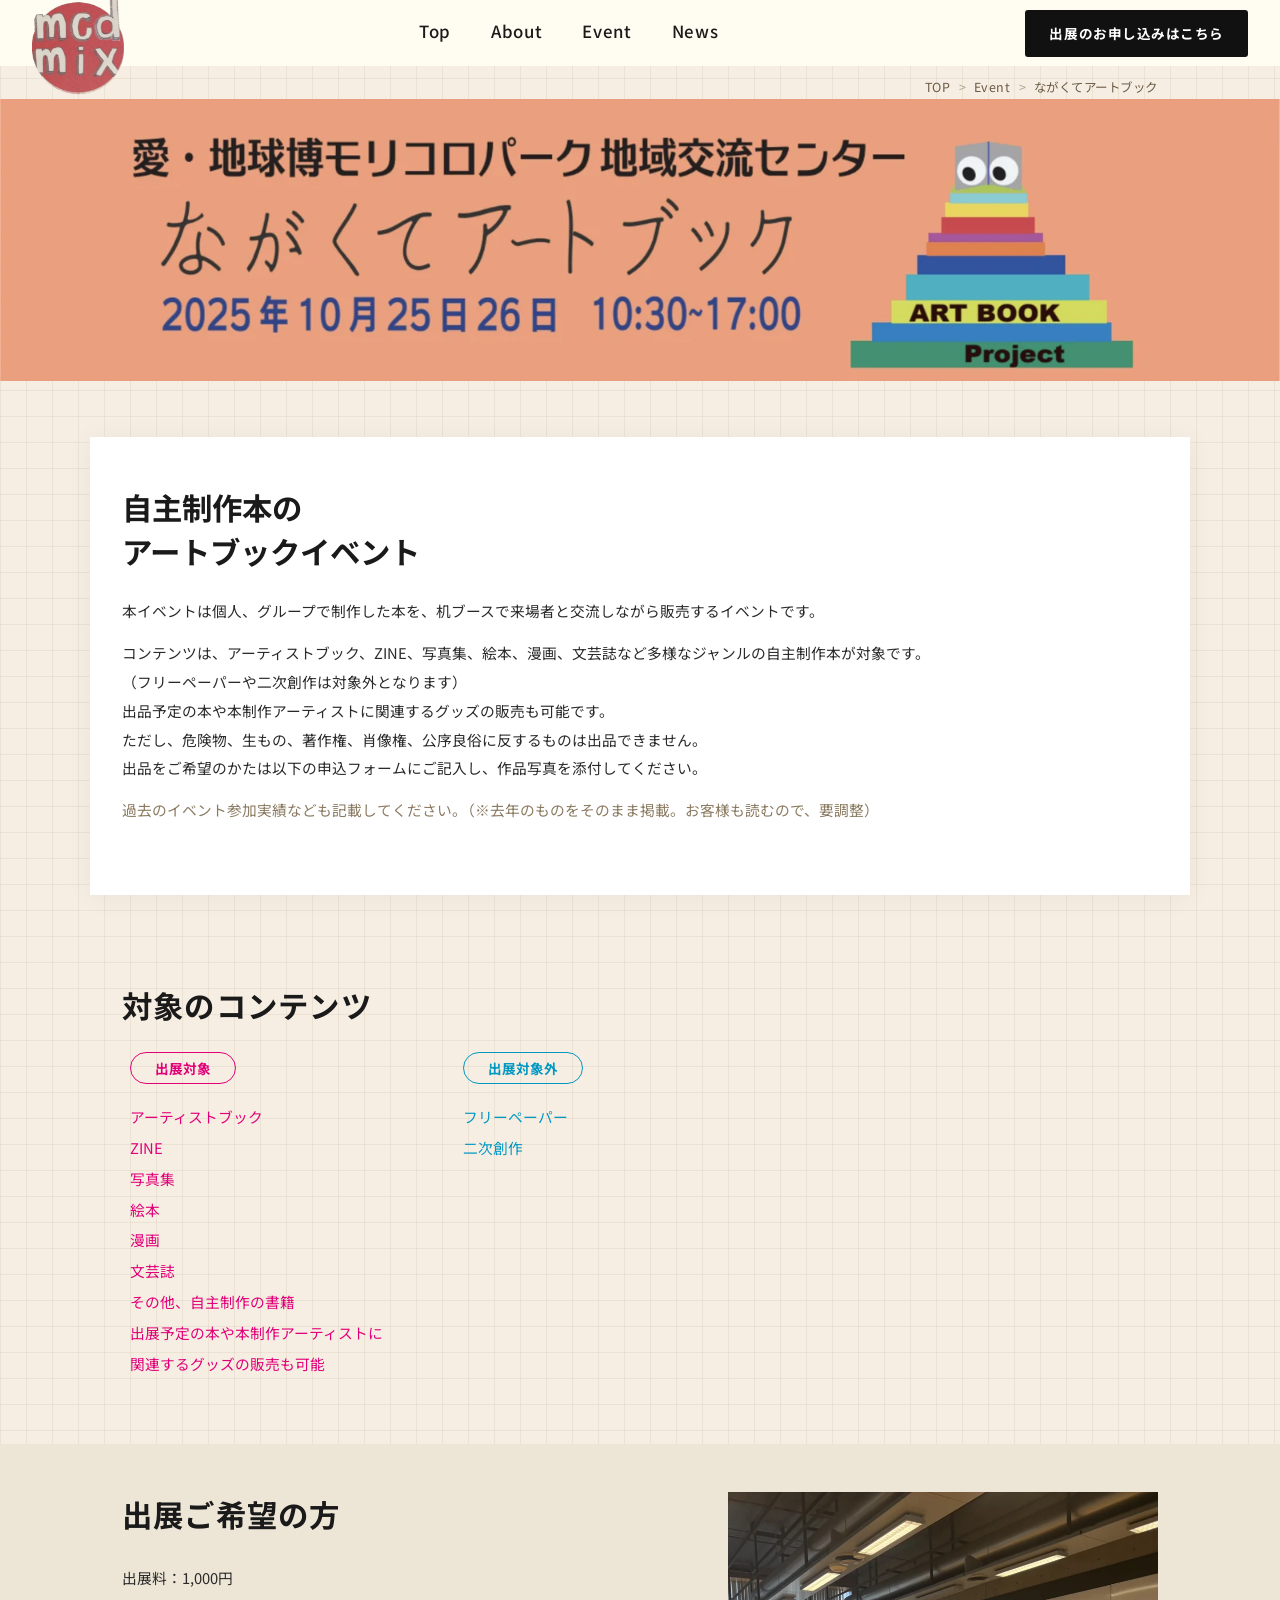
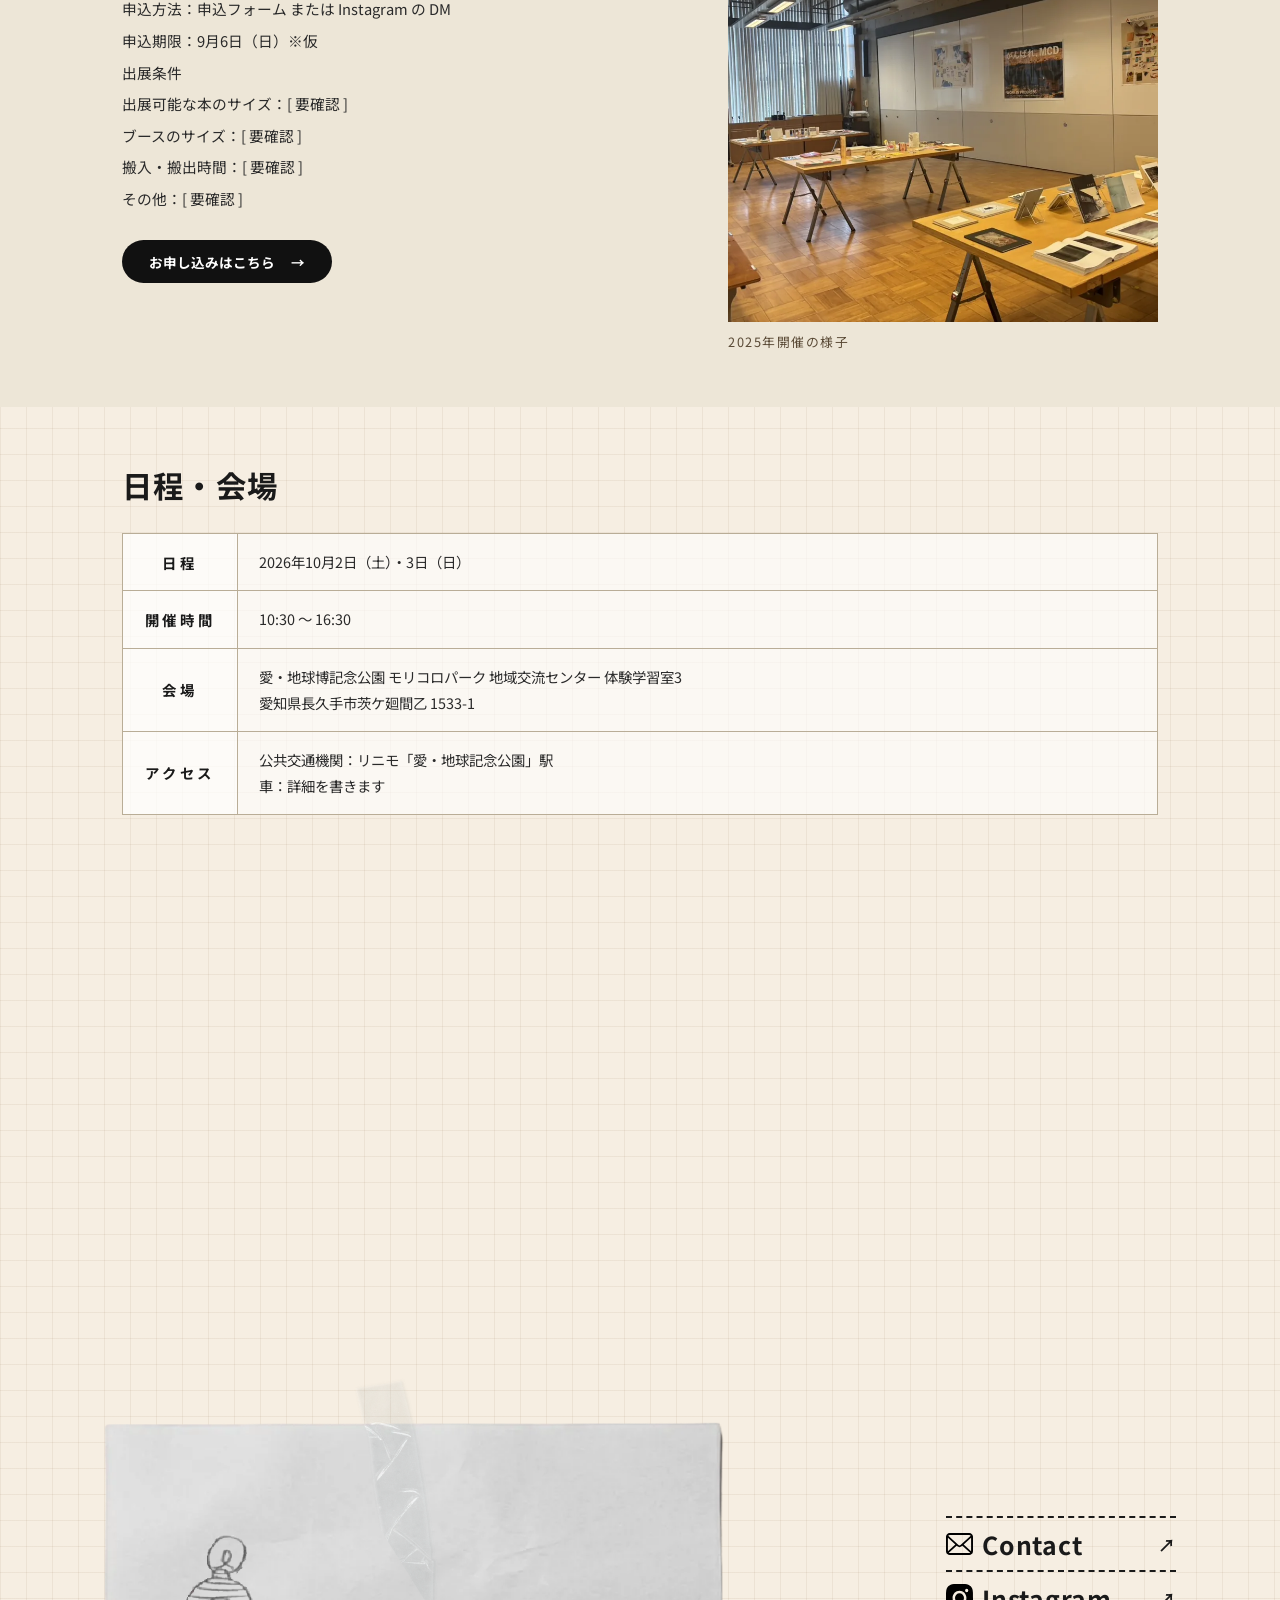
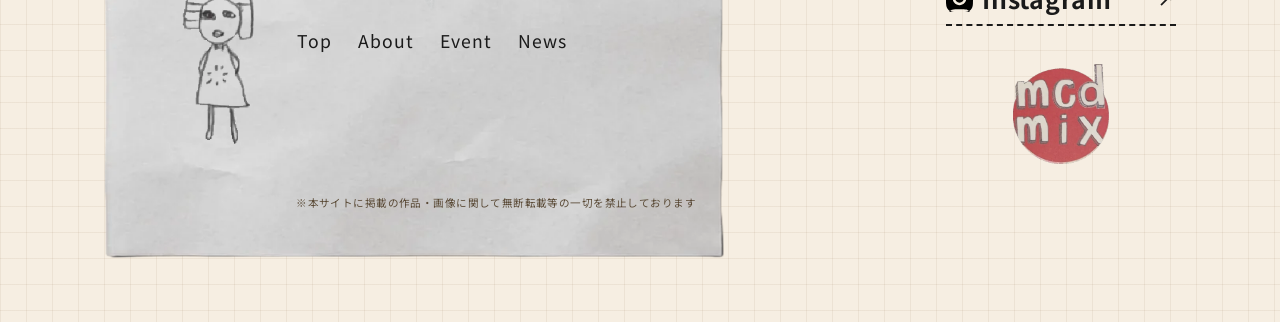
<file: event-detail.html>
<!DOCTYPE html>
<html lang="ja">
<head>
  <meta charset="UTF-8">
  <meta name="viewport" content="width=device-width, initial-scale=1.0">
  <meta name="description" content="自主制作本のアートブックイベント「ながくてアートブック」。アーティストブック、ZINE、写真集、絵本、漫画、文芸誌など多様なジャンルの自主制作本を、机ブースで来場者と交流しながら販売します。2026年10月、愛・地球博記念公園モリコロパークにて開催。">
  <title>ながくてアートブック | MCD MIX</title>
  <meta name="description" content="自主制作本のアートブックイベント「ながくてアートブック」。出展対象・お申し込み・日程・会場をご案内します。">
  <link rel="canonical" href="./event-detail.html">
  <link rel="preload" as="image" href="hero-banner.webp" fetchpriority="high">
  <meta property="og:type" content="article">
  <meta property="og:site_name" content="MCD MIX">
  <meta property="og:title" content="ながくてアートブック | MCD MIX">
  <meta property="og:description" content="自主制作本のアートブックイベント「ながくてアートブック」。出展対象・お申し込み・日程・会場をご案内します。">
  <meta property="og:image" content="hero-banner.webp">
  <meta property="og:locale" content="ja_JP">
  <meta name="twitter:card" content="summary_large_image">
  <meta name="twitter:title" content="ながくてアートブック | MCD MIX">
  <meta name="twitter:description" content="自主制作本のアートブックイベント「ながくてアートブック」。出展対象・お申し込み・日程・会場をご案内します。">
  <meta name="twitter:image" content="hero-banner.webp">
  <link rel="icon" href="favicon.ico" sizes="any">
  <link rel="icon" type="image/png" sizes="32x32" href="favicon-32x32.png">
  <link rel="icon" type="image/png" sizes="16x16" href="favicon-16x16.png">
  <link rel="apple-touch-icon" href="apple-touch-icon.png">

  <link rel="preconnect" href="https://fonts.googleapis.com">
  <link rel="preconnect" href="https://fonts.gstatic.com" crossorigin>
  <link href="https://fonts.googleapis.com/css2?family=Noto+Sans+JP:wght@400;500;700&display=swap" rel="stylesheet">
  <style>
    /* =========================================================
       BASE（仮）— 後で base.css として切り出します
       ========================================================= */
    * { box-sizing: border-box; }
    html, body { margin: 0; padding: 0; }
    html { overflow-x: clip; }   /* 破れ紙108%幅やテープ左見切れによる横スクロールを抑止（clipでstickyを壊さない） */
    /* リンクにもデフォルト（黒塗り）のカスタムカーソル */
    a {
      cursor: url("data:image/svg+xml,%3Csvg%20xmlns%3D%22http%3A//www.w3.org/2000/svg%22%20width%3D%2222%22%20height%3D%2226%22%20viewBox%3D%220%200%2089.85%20104.5%22%3E%3Cpolygon%20points%3D%221.58%202.24%2026.18%20102.34%2051.15%2072.47%2087.65%2058.95%201.58%202.24%22%20fill%3D%22%23211815%22%20stroke%3D%22%23fff%22%20stroke-miterlimit%3D%2210%22%20stroke-width%3D%222%22/%3E%3C/svg%3E") 2 2, pointer;
    }
    /* ボタンの上では黒白反転カーソル（白塗り＋黒縁） */
    .site-header__cta, .hero__card-cta, .about__more, .news__more,
    .event__card-link, .event__arrow, button, [role="button"] {
      cursor: url("data:image/svg+xml,%3Csvg%20xmlns%3D%22http%3A//www.w3.org/2000/svg%22%20width%3D%2222%22%20height%3D%2226%22%20viewBox%3D%220%200%2089.85%20104.5%22%3E%3Cpolygon%20points%3D%221.58%202.24%2026.18%20102.34%2051.15%2072.47%2087.65%2058.95%201.58%202.24%22%20fill%3D%22%23fff%22%20stroke%3D%22%23211815%22%20stroke-miterlimit%3D%2210%22%20stroke-width%3D%222%22/%3E%3C/svg%3E") 2 2, pointer;
    }
    body {
      background-color: #F6EEE2;
      /* ページ共通の方眼グリッド（白い紙の下〜スライダーまで連続して見える） */
      background-image:
        linear-gradient(rgba(150, 120, 90, 0.10) 1px, transparent 1px),
        linear-gradient(90deg, rgba(150, 120, 90, 0.10) 1px, transparent 1px);
      background-size: 26px 26px;
      min-height: 100vh;
      overflow-x: clip;
      font-family: "Noto Sans JP", sans-serif;
      color: #1a1a1a;
      /* カスタムマウスカーソル（SVG・先端を基点に） */
      cursor: url("data:image/svg+xml,%3Csvg%20xmlns%3D%22http%3A//www.w3.org/2000/svg%22%20width%3D%2222%22%20height%3D%2226%22%20viewBox%3D%220%200%2089.85%20104.5%22%3E%3Cpolygon%20points%3D%221.58%202.24%2026.18%20102.34%2051.15%2072.47%2087.65%2058.95%201.58%202.24%22%20fill%3D%22%23211815%22%20stroke%3D%22%23fff%22%20stroke-miterlimit%3D%2210%22%20stroke-width%3D%222%22/%3E%3C/svg%3E") 2 2, auto;
    }

    /* =========================================================
       PART 1 — Header / Top Navigation
       ========================================================= */
    .site-header {
      position: sticky;
      top: 0;
      left: 0;
      right: 0;
      z-index: 100;
      width: 100%;
      background: #fffdf2;
      overflow: visible;
    }
    .site-header__inner {
      position: relative;
      display: flex;
      align-items: center;
      justify-content: space-between;
      gap: 1.5rem;
      width: 100%;
      padding: 0.6rem 2rem;
    }
    .site-header__logo {
      position: absolute;
      left: 2rem;
      /* ヘッダー下端を基準に、ロゴ高さの30%だけ下へはみ出させる（高さ92px → 約28px下に出る） */
      bottom: -28px;
      display: block;
      flex-shrink: 0;
      line-height: 0;
      z-index: 110;
    }
    .site-header__logo img { display: block; width: 92px; height: auto; object-fit: contain; }
    /* ロゴが absolute になった分、nav 側がロゴ幅に被らないよう左に余白を確保 */
    .site-header__inner { padding-left: calc(2rem + 80px + 1.5rem); }
    .site-header__nav { flex: 1 1 auto; display: flex; justify-content: center; }
    .site-header__nav-list {
      display: flex; align-items: center; gap: 2.5rem;
      margin: 0; padding: 0; list-style: none;
    }
    .site-header__nav-list a {
      position: relative;
      display: inline-block; text-decoration: none; color: #1a1a1a;
      font-family: "Noto Sans JP", sans-serif;
      font-size: 1.05rem; font-weight: 500; letter-spacing: 0.04em;
      padding-bottom: 4px;
    }
    .site-header__nav-list a::after {
      content: "";
      position: absolute;
      left: 0;
      bottom: 0;
      width: 100%;
      height: 1.5px;
      background: #1a1a1a;
      transform: scaleX(0);
      transform-origin: left center;
      transition: transform 0.28s ease;
    }
    .site-header__nav-list a:hover::after { transform: scaleX(1); }
    .site-header__cta {
      flex-shrink: 0; display: inline-block; padding: 0.85rem 1.5rem;
      background: #111; color: #fff; text-decoration: none;
      font-family: "Noto Sans JP", sans-serif; font-size: 0.85rem;
      font-weight: 700; letter-spacing: 0.04em; white-space: nowrap;
      border-radius: 3px; transition: opacity 0.2s ease;
    }
    .site-header__cta:hover { opacity: 0.85; }
    /* ハンバーガーボタン（PCでは非表示） */
    .site-header__burger {
      display: none;
      flex-direction: column;
      justify-content: center;
      gap: 5px;
      width: 40px;
      height: 40px;
      padding: 9px;
      margin-left: auto;
      background: transparent;
      border: none;
      cursor: pointer;
      z-index: 120;
    }
    .site-header__burger span {
      display: block;
      width: 100%;
      height: 2px;
      background: #1a1a1a;
      border-radius: 2px;
      transition: transform 0.25s ease, opacity 0.2s ease;
    }
    .site-header.is-open .site-header__burger span:nth-child(1) { transform: translateY(7px) rotate(45deg); }
    .site-header.is-open .site-header__burger span:nth-child(2) { opacity: 0; }
    .site-header.is-open .site-header__burger span:nth-child(3) { transform: translateY(-7px) rotate(-45deg); }
    /* SPメニューのフェードイン */
    @keyframes spMenuFade { from { opacity: 0; } to { opacity: 1; } }
    @keyframes spItemRise { from { opacity: 0; transform: translateY(10px); } to { opacity: 1; transform: translateY(0); } }
    @media (max-width: 860px) {
      .site-header__inner { padding: 0.6rem 1.25rem; padding-left: calc(1.25rem + 78px + 1rem); }
      .site-header__burger { display: inline-flex; }
      /* 閉じている時は nav と CTA を隠す */
      .site-header__nav, .site-header__cta { display: none; }
      /* 開いた時：全画面オーバーレイ（ロゴ左・nav左寄せ・CTA下・×右上） */
      .site-header.is-open {
        position: fixed;
        inset: 0;
        height: 100vh;
        height: 100dvh;
        background: #F6EEE2;
        z-index: 300;
        overflow-y: auto;
        animation: spMenuFade 0.3s ease both;
      }
      .site-header.is-open .site-header__inner {
        display: grid;
        grid-template-columns: auto auto;
        grid-auto-rows: min-content;
        align-content: center;
        justify-content: center;
        align-items: center;
        gap: 1.8rem 3rem;
        width: 100%;
        height: 100%;
        padding: 2rem 1.5rem;
      }
      .site-header.is-open .site-header__logo {
        position: static;
        grid-column: 1;
        grid-row: 1 / 3;
        justify-self: center;
      }
      .site-header.is-open .site-header__logo img { width: 118px; }
      .site-header.is-open .site-header__nav { display: flex; grid-column: 2; grid-row: 1; }
      .site-header.is-open .site-header__nav-list { flex-direction: column; align-items: flex-start; gap: 1.5rem; }
      .site-header.is-open .site-header__nav-list a { font-size: 1.55rem; }
      .site-header.is-open .site-header__cta { display: inline-flex; grid-column: 2; grid-row: 2; justify-self: start; }
      /* 項目をふわっと順番に表示 */
      .site-header.is-open .site-header__nav-list li,
      .site-header.is-open .site-header__cta { animation: spItemRise 0.4s ease both; }
      .site-header.is-open .site-header__nav-list li:nth-child(1) { animation-delay: 0.08s; }
      .site-header.is-open .site-header__nav-list li:nth-child(2) { animation-delay: 0.14s; }
      .site-header.is-open .site-header__nav-list li:nth-child(3) { animation-delay: 0.20s; }
      .site-header.is-open .site-header__nav-list li:nth-child(4) { animation-delay: 0.26s; }
      .site-header.is-open .site-header__cta { animation-delay: 0.32s; }
      .site-header.is-open .site-header__burger {
        position: fixed;
        top: 1.25rem;
        right: 1.4rem;
        transform: scale(1.3);
        transform-origin: top right;
      }
    }
    @media (max-width: 560px) {
      .site-header__logo img { width: 60px; }
      .site-header__logo { bottom: -18px; left: 1.25rem; }
      .site-header__inner { padding-left: calc(1.25rem + 60px + 0.85rem); }
    }

    /* =========================================================
       PART 2 — Hero（100vh：コラージュ背景 + イベントカード + 破れ目）
       ========================================================= */
    .hero {
      position: relative;
      height: 100vh;
      min-height: 560px;
      overflow: visible;
      background: #e9e1d0;
    }
    /* コラージュは clip したいので bg だけ overflow hidden */
    .hero__clip {
      position: absolute;
      inset: 0;
      overflow: hidden;
      z-index: 1;
    }

    /* 背景コラージュ */
    .hero__bg {
      position: absolute;
      inset: 0;
      z-index: 1;
    }
    .hero__bg img {
      width: 100%;
      height: 100%;
      object-fit: cover;
      object-position: center 18%;
      display: block;
    }

    /* 右側イベントカード（下げて縦に伸ばす） */
    .hero__card {
      position: absolute;
      z-index: 2;
      top: 40%;
      right: 0;
      bottom: 0;
      width: min(440px, 46vw);
      background-color: #F6EEE2;
      /* 方眼ノート風の罫線（クリーム地の上に薄いグリッド） */
      background-image:
        linear-gradient(rgba(150, 120, 90, 0.13) 1px, transparent 1px),
        linear-gradient(90deg, rgba(150, 120, 90, 0.13) 1px, transparent 1px);
      background-size: 22px 22px;
      background-position: -1px -1px;
      padding: 3rem 2.6rem 6rem;   /* 下に伸ばす（下端が紙の手前まで） */
      box-shadow: -6px 8px 30px rgba(0,0,0,0.07);
    }
    .hero__card-sub {
      margin: 0 0 0.15rem;
      font-family: "Noto Sans JP", sans-serif;
      font-size: 1.1rem;
      color: #c0473a;
      letter-spacing: 0.04em;
    }
    .hero__card-title {
      margin: 0 0 0.7rem;
      font-family: "Noto Sans JP", sans-serif;
      font-size: 2.4rem;
      font-weight: 700;
      line-height: 1.1;
      color: #1a1a1a;
      letter-spacing: 0.01em;
    }
    .hero__card-date {
      margin: 0 0 1.3rem;
      font-family: "Noto Sans JP", sans-serif;
      font-size: 2rem;
      font-weight: 700;
      color: #1a1a1a;
      letter-spacing: 0.02em;
    }
    .hero__card-date .day {
      font-size: 1rem;
      font-weight: 700;
      vertical-align: baseline;
    }
    .hero__card-desc {
      margin: 0 0 1.6rem;
      font-family: "Noto Sans JP", sans-serif;
      font-size: 0.8rem;
      line-height: 1.85;
      color: #3a3a3a;
      letter-spacing: 0.02em;
    }
    .hero__card-cta {
      display: inline-flex;
      align-items: center;
      gap: 0.8rem;
      padding: 0.8rem 1.4rem;
      background: #111;
      color: #fff;
      text-decoration: none;
      font-family: "Noto Sans JP", sans-serif;
      font-size: 0.82rem;
      font-weight: 700;
      letter-spacing: 0.04em;
      border-radius: 3px;
      transition: opacity 0.2s ease;
    }
    .hero__card-cta:hover { opacity: 0.85; }
    .hero__card-cta .arrow {
      display: inline-flex; align-items: center; justify-content: center;
      width: 22px; height: 22px; border-radius: 50%;
      border: 1px solid rgba(255,255,255,0.7);
      font-size: 0.7rem;
    }

    /* 装飾テープ（破れ目に重なる位置に貼る） */
    .hero__tape {
      position: absolute;
      z-index: 20;
      bottom: 3%; left: -30px;
      width: 130px;
      transform: rotate(-9deg);
      opacity: 0.9;
      pointer-events: none;
    }
    .hero__tape img { width: 100%; height: auto; display: block; }
    /* PCではテープを大きく */
    @media (min-width: 769px) {
      .hero__tape { width: 180px; left: -40px; }
    }

    /* =========================================================
       PART 3 — About（MCD MIXとは？）破れた上端で Hero と繋ぐ
       ========================================================= */
    .about {
      position: relative;
      z-index: 6;
      /* 白背景はここに置かない（破れ紙の透明部分からコラージュを見せるため） */
      margin-top: -16vw;          /* 破れ紙をコラージュに重ねる（カードのボタンに被らない量） */
    }
    /* 破れエッジ画像（torn-solid.png：上=透明→裂け目→白い本体で終わる） */
    .about__torn {
      position: relative;
      z-index: 1;
      line-height: 0;
      margin-bottom: -1px;
    }
    .about__torn img {
      width: 112%;
      margin-left: -4%;
      height: auto;
      display: block;
    }
    /* 白い本体（torn-thin の白い下端に密着、白はCSSで伸ばす） */
    .about__inner {
      position: relative;
      /* z-index を指定しない＝スタッキングコンテキストを作らない（中の文字を外に出せる） */
      background: #ffffff;
      margin-top: -1px;
      padding: 0.5rem 2rem 6rem;
    }
    .about__container {
      position: relative;
      z-index: 5;            /* 文字をトレーシングペーパー(4)より手前へ。innerが文脈を作らないので有効 */
      max-width: 1000px;
      margin: 0 auto;
    }
    .about__title {
      position: relative;
      z-index: 6;            /* transformでスタッキングコンテキスト化するため明示的に手前へ */
      font-family: "Noto Sans JP", sans-serif;
      font-size: 2rem;
      font-weight: 700;
      color: #1a1a1a;
      letter-spacing: 0.02em;
      margin: 0 0 1.8rem;
      /* 本文と同じ左位置から始め、左基点でほんの少し傾ける */
      text-align: left;
      transform: rotate(0.5deg);
      transform-origin: left bottom;
    }
    .about__title-suffix {
      font-size: 0.72em;   /* 「とは？」だけ少し小さく */
    }
    .about__body p {
      font-family: "Noto Sans JP", sans-serif;
      font-size: 0.92rem;
      line-height: 2.1;
      color: #2a2a2a;
      letter-spacing: 0.02em;
      margin: 0 0 1.4rem;
    }
    .about__more {
      display: inline-flex;
      align-items: center;
      gap: 0.7rem;
      margin-top: 1.5rem;
      padding: 0.85rem 2rem;
      border: 1px solid #1a1a1a;
      border-radius: 999px;
      background: #ffffff;
      color: #1a1a1a;
      text-decoration: none;
      font-family: "Noto Sans JP", sans-serif;
      font-size: 0.85rem;
      font-weight: 500;
      letter-spacing: 0.05em;
      transition: background 0.2s ease, color 0.2s ease;
    }
    /* ボタンを右寄せにする（親をflex化） */
    .about__more-wrap {
      display: flex;
      justify-content: flex-end;
    }
    .about__more:hover { background: #1a1a1a; color: #fff; }
    .about__more .arrow { font-size: 0.9rem; }

    /* プチプチ素材：MCD MIXとは？ の右下に装飾（右端に詰める） */
    .about__bubble {
      position: absolute;
      z-index: 2;            /* 下端の破れ紙(z-index 1)より手前に */
      right: 0;
      bottom: -42%;
      width: 220px;
      height: auto;
      opacity: 0.7;
      pointer-events: none;
      mix-blend-mode: multiply;
      filter: drop-shadow(4px 6px 8px rgba(0,0,0,0.28));
    }

    /* トレーシングペーパー（Hero〜About の境目に半透明で重ねる） */
    .about__tracing {
      position: absolute;
      z-index: 4;
      top: 5vw;
      left: -3%;
      width: 70%;
      height: auto;
      transform: rotate(-3deg);
      pointer-events: none;
      mix-blend-mode: normal;
      opacity: 0.85;   /* 少しだけ薄く */
      filter: drop-shadow(3px 5px 7px rgba(0,0,0,0.18));   /* 軽いドロップシャドウ */
    }

    /* About 下端の破れ目（白い本体 → 破れ → 下の Event クリーム地） */
    .about__torn-bottom {
      position: relative;
      z-index: 1;
      line-height: 0;
      margin-top: -1px;
      transform: scaleY(-1);   /* 上下反転で「白が上・破れが下」に */
    }
    .about__torn-bottom img {
      width: 112%;
      margin-left: -4%;
      height: auto;
      display: block;
    }

    /* =========================================================
       PART 4 — Event スライダー（カンプ準拠：帯タイトル＋画像オーバーレイ）
       ========================================================= */
    .event {
      position: relative;
      z-index: 5;
      background: transparent;   /* body の連続グリッドを透かす */
      margin-top: -1px;
      padding: 1rem 0 5rem;
    }
    .event__inner {
      max-width: 1100px;
      margin: 0 auto;
      padding: 0 2rem;
    }
    .event__head { margin-bottom: 2rem; }
    .event__title {
      font-family: "Noto Sans JP", sans-serif;
      font-size: 2.2rem;
      font-weight: 700;
      color: #1a1a1a;
      margin: 0;
      letter-spacing: 0.04em;
    }
    .event__slider {
      display: flex;
      align-items: center;
      gap: 1rem;
    }
    .event__viewport {
      overflow: hidden;
      flex: 1;
    }
    .event__track {
      display: flex;
      gap: 2.2rem;
      transition: transform 0.5s cubic-bezier(0.33, 1, 0.68, 1);
    }
    .event__card {
      flex: 0 0 auto;
      min-width: 0;
    }
    /* .reveal の transition に上書きされないよう特異度を上げ、width(拡大) も含める */
    article.event__card {
      transition: width 0.5s cubic-bezier(0.33, 1, 0.68, 1), opacity 0.7s ease, transform 0.7s ease;
    }
    /* タイトル帯（画像の上に配置・被らない。グリッド無しのベタ地） */
    .event__card-title {
      margin: 0 2.4rem 0 0;   /* 右端を画像より内側にして少しズレを作る */
      background: #F6EEE2;
      border: 1.5px solid #3a2a1a;
      padding: 0.6rem 0.9rem;
      font-family: "Noto Sans JP", sans-serif;
      font-size: 1.05rem;
      font-weight: 700;
      color: #1a1a1a;
      white-space: nowrap;
      overflow: hidden;
      text-overflow: ellipsis;
    }
    /* 画像（グレーのプレースホルダー） */
    .event__figure {
      position: relative;
      aspect-ratio: 16 / 11;
      background: #c9c9c9;
      margin-top: -1.5px;   /* タイトル帯の下線と画像の上線を重ねて二重線を防ぐ */
      display: flex;
      align-items: center;
      justify-content: center;
      color: #6f6f6f;
      font-size: 0.95rem;
      letter-spacing: 0.06em;
      border: 1.5px solid #3a2a1a;
      overflow: hidden;   /* ホバー時のズームを枠内にクリップ */
    }
    .event__figure img {
      width: 100%; height: 100%;
      object-fit: cover;
      display: block;
      transition: transform 0.45s ease;
    }
    /* サムネイル全体ホバーで画像を少しアップ */
    .event__figure:hover img { transform: scale(1.06); }
    /* 年・地名（画像の左下に重なる） */
    .event__card-meta {
      position: absolute;
      left: 0.7rem;
      bottom: 0.6rem;
      margin: 0;
      font-family: "Noto Sans JP", sans-serif;
      font-size: 0.95rem;
      color: #1a1a1a;
      letter-spacing: 0.02em;
    }
    /* リンク／ホバー領域をサムネイル全体に拡張（透明オーバーレイ） */
    .event__card-link {
      position: absolute;
      inset: 0;
      z-index: 2;
      font-size: 0;          /* テキスト「↗」を隠す（矢印は ::after で描画） */
      text-decoration: none;
    }
    /* 右下の黒い矢印ボタン（見た目は従来どおり） */
    .event__card-link::after {
      content: "↗";
      position: absolute;
      right: 0; bottom: 0;
      width: 54px; height: 54px;
      background: #111;
      color: #fff;
      display: flex; align-items: center; justify-content: center;
      font-size: 1.4rem;
      transition: background 0.2s ease;
    }
    .event__card-link:hover::after { background: #c0473a; }
    /* 左右の三角矢印（スライダー外側・CSSで描く塗り三角） */
    .event__arrow {
      flex: 0 0 auto;
      width: 40px; height: 40px;
      border: none;
      background: transparent;
      padding: 0;
      display: flex; align-items: center; justify-content: center;
      transition: opacity 0.2s ease, transform 0.2s ease;
      font-size: 0;   /* グリフ文字を消してCSS三角に統一 */
    }
    .event__arrow::before {
      content: "";
      display: block;
      width: 0; height: 0;
      border-top: 11px solid transparent;
      border-bottom: 11px solid transparent;
    }
    .event__arrow--prev::before { border-right: 16px solid #1a1a1a; }
    .event__arrow--next::before { border-left: 16px solid #1a1a1a; }
    .event__arrow:hover { transform: scale(1.15); }
    .event__arrow:disabled { opacity: 0.25; cursor: default; }
    .event__arrow:disabled:hover { transform: none; }

    /* PC：左に来たカード（アクティブ）を大きく、他を小さく */
    @media (min-width: 769px) {
      .event__card { width: 38%; }
      .event__card.is-active { width: 58%; }
    }

    @media (max-width: 768px) {
      .event__card { width: 100%; }  /* SPは1枚見せ */
      .about__bubble { width: 170px; right: 0; bottom: 2%; }
    }

    @media (max-width: 768px) {
      .about { margin-top: -14vw; }
      .about__inner { padding: 0.5rem 1.4rem 4rem; }
      .about__title { font-size: 1.6rem; }
      .about__body p { font-size: 0.88rem; line-height: 2; }
    }

    @media (max-width: 768px) {
      .hero__card {
        /* 位置は維持（中央移動しない）。右寄せのまま幅だけ調整 */
        right: 0;
        width: min(440px, 70vw);
        padding: 2rem 1.8rem 3rem;
      }
      .hero__card-title { font-size: 1.7rem; }
      .hero__card-date { font-size: 1.5rem; }
    }

    /* =========================================================
       PART 5 — News（ルーズリーフ紙＋ピンクの紙）
       ========================================================= */
    .news {
      position: relative;
      z-index: 5;
      background: transparent;     /* body の連続グリッドを透かす */
      padding: 3rem 0 6rem;
      overflow: clip;              /* 全幅・斜めのピンク紙が下のFooterへ突き抜けないよう抑止 */
    }
    .news__inner {
      position: relative;
      max-width: 1280px;
      margin: 0 auto;
      padding: 0 2rem;
    }
    /* ピンクの紙（全幅セクション基準で右端に配置・ルーズリーフ前面に少し被せる） */
    .news__pink {
      position: absolute;
      right: -4rem;
      bottom: 0;
      top: auto;
      height: 150%;
      width: auto;
      transform: rotate(6deg);
      transform-origin: bottom right;
      z-index: 3;
      pointer-events: none;
    }
    /* ルーズリーフ紙のパネル（横いっぱい＝フルブリード＋少し傾ける） */
    .news__paper {
      position: relative;
      z-index: 2;
      width: 106vw;
      margin-left: calc(50% - 53vw);
      transform: rotate(-2deg);
    }
    .news__paper-bg {
      width: 100%;
      height: auto;
      display: block;
    }
    /* 紙の上に乗せる中身（紙の縦いっぱいに広げる） */
    .news__content {
      position: absolute;
      inset: 0;
      padding: 9% 9% 30% 17%;
      display: flex;
      flex-direction: column;
    }
    .news__title {
      font-family: "Noto Sans JP", sans-serif;
      font-size: 2.2rem;
      font-weight: 700;
      color: #1a1a1a;
      margin: 0 0 0.5rem;
      letter-spacing: 0.04em;
    }
    /* リストを縦に均等配分して紙全体を使う */
    .news__list {
      list-style: none;
      margin: 0;
      padding: 0;
      flex: 1;
      display: flex;
      flex-direction: column;
      justify-content: space-evenly;
    }
    .news__item {
    }
    /* 各項目をリンクにできるように（年＋本文をアンカーで包む） */
    .news__item-link {
      display: flex;
      align-items: baseline;
      gap: 1.6rem;
      padding: 0.7rem 0;
      text-decoration: none;
      color: inherit;
      transition: opacity 0.2s ease;
    }
    .news__item-link:hover { opacity: 0.55; }
    .news__year {
      flex: 0 0 auto;
      width: 8em;
      font-family: "Noto Sans JP", sans-serif;
      font-size: 0.95rem;
      color: #1a1a1a;
      letter-spacing: 0.02em;
    }
    .news__text {
      margin: 0;
      font-family: "Noto Sans JP", sans-serif;
      font-size: 0.85rem;
      color: #2a2a2a;
      line-height: 1.7;
    }
    .news__more-wrap {
      display: flex;
      justify-content: center;
      margin-top: 0.5rem;
    }
    .news__more {
      display: inline-flex;
      align-items: center;
      gap: 1rem;
      padding: 0.7rem 2rem;
      border: 1px solid #1a1a1a;
      border-radius: 999px;
      background: rgba(255,255,255,0.6);
      color: #1a1a1a;
      text-decoration: none;
      font-family: "Noto Sans JP", sans-serif;
      font-size: 0.85rem;
      letter-spacing: 0.04em;
      transition: background 0.2s ease, color 0.2s ease;
    }
    .news__more:hover { background: #1a1a1a; color: #fff; }
    .news__more-arrow {
      font-size: 1.1rem;
      line-height: 1;
    }

    /* 文字が小さくなりすぎる狭い画面では、紙を背景にせず通常レイアウトに切替 */
    @media (max-width: 700px) {
      .news__paper-bg { min-height: 660px; object-fit: cover; }
      .news__content { padding: 14% 8% 36% 13%; }
      .news__title { font-size: 1.7rem; margin-bottom: 1rem; }
      /* 縦に間延びさせず上に寄せる */
      .news__list { flex: 0 0 auto; justify-content: flex-start; gap: 1.3rem; }
      /* 日付の下に本文を改行（縦積み） */
      .news__item-link { flex-direction: column; align-items: flex-start; gap: 0.15rem; padding: 0.5rem 0; }
      .news__year { width: auto; }
      .news__more-wrap { margin-top: 1.4rem; }
      .news__pink { height: 130%; right: -2rem; bottom: 0; top: auto; }
    }

    /* =========================================================
       PART 6 — Footer（ルーズリーフ台紙＋テープ＋nav＋Contact/Instagram）
       ========================================================= */
    .site-footer {
      position: relative;
      z-index: 5;
      background: transparent;     /* body の連続グリッドを透かす */
      padding: 3rem 0 4rem;
    }
    /* 全体は左寄せ／2カラム（左：台紙カード ／ 右：Contact・Instagram・ロゴ） */
    .site-footer__inner {
      position: relative;
      max-width: 1200px;
      margin: 0 auto;
      padding: 0 5%;
      display: flex;
      align-items: center;
      justify-content: space-between;
      gap: 5%;
    }
    /* ── 左：シンプル白紙を台紙にしたカード ── */
    .site-footer__card {
      position: relative;
      flex: 0 1 620px;
      max-width: 620px;
      min-width: 0;
    }
    .site-footer__paper {
      width: 100%;
      height: auto;
      display: block;
    }
    /* 台紙の左上に斜めに貼った半透明テープ */
    .site-footer__tape {
      position: absolute;
      z-index: 3;
      top: -58px;
      left: 50%;
      width: 104px;
      transform: translateX(-50%) rotate(-32deg);
      opacity: 0.7;
      pointer-events: none;
    }
    .site-footer__tape img { width: 100%; height: auto; display: block; }
    /* 台紙の上に乗る中身：左に縦長イラスト＋右にナビ */
    .site-footer__content {
      position: absolute;
      inset: 0;
      z-index: 2;
      display: flex;
      align-items: center;
      gap: 5%;
      padding: 7% 9%;
    }
    /* 縦長の鉛筆線画（横幅は控えめ・縦に余裕） */
    .site-footer__illust {
      flex: 0 0 auto;
      width: 22%;
      max-width: 130px;
      height: auto;
      display: block;
      align-self: center;
    }
    .site-footer__nav-list {
      list-style: none;
      margin: 0; padding: 0;
      display: flex;
      flex-wrap: wrap;
      align-items: center;
      gap: 1.6rem;
    }
    .site-footer__nav-list a {
      font-family: "Noto Sans JP", sans-serif;
      font-size: 1.1rem;
      color: #1a1a1a;
      text-decoration: none;
      letter-spacing: 0.06em;
      position: relative;
    }
    .site-footer__nav-list a::after {
      content: "";
      position: absolute;
      left: 0; bottom: -3px;
      width: 100%; height: 1px;
      background: #1a1a1a;
      transform: scaleX(0);
      transform-origin: left;
      transition: transform 0.28s ease;
    }
    .site-footer__nav-list a:hover::after { transform: scaleX(1); }
    /* コピーライト（台紙の下端・小さめ1行） */
    .site-footer__copy {
      position: absolute;
      z-index: 2;
      left: 31%;
      right: 9%;
      bottom: 11%;
      margin: 0;
      font-family: "Noto Sans JP", sans-serif;
      font-size: 0.66rem;
      letter-spacing: 0.04em;
      color: #5a4a36;
      white-space: nowrap;
    }
    /* ── 右：Contact / Instagram（破線で上下を囲む）＋ ロゴ ── */
    .site-footer__right {
      flex: 0 0 auto;
      display: flex;
      flex-direction: column;
      align-items: center;
      gap: 2.4rem;
    }
    .site-footer__links {
      display: flex;
      flex-direction: column;
      width: 230px;
      border-top: 2px dashed #1a1a1a;
    }
    .site-footer__link {
      display: flex;
      align-items: center;
      justify-content: space-between;
      gap: 0.8rem;
      font-family: "Noto Sans JP", sans-serif;
      font-size: 1.55rem;
      font-weight: 700;
      color: #1a1a1a;
      text-decoration: none;
      letter-spacing: 0.03em;
      padding: 0.5rem 0;
      border-bottom: 2px dashed #1a1a1a;
      transition: opacity 0.2s ease;
    }
    .site-footer__link:hover { opacity: 0.6; }
    .site-footer__link .ext { font-size: 0.7em; }
    /* リンク頭のアイコン（メール / Instagram） */
    .site-footer__link-label {
      display: inline-flex;
      align-items: center;
      gap: 0.55rem;
    }
    .site-footer__icon {
      width: 1.1em;
      height: 1.1em;
      object-fit: contain;
      object-position: center;
      display: block;
      flex-shrink: 0;
    }
    /* MCD MIX 赤スタンプロゴ */
    .site-footer__logo img {
      width: 96px; height: auto; display: block;
    }

    @media (max-width: 760px) {
      /* カードの装飾（紙・テープ・イラスト・footer nav）は隠し、著作権表記だけ残す */
      .site-footer__paper, .site-footer__tape, .site-footer__content { display: none; }
      .site-footer__card { flex: none; background: none; min-height: 0; }
      .site-footer__copy {
        position: static;
        left: auto; right: auto; bottom: auto;
        margin: 0;
        text-align: center;
        white-space: normal;
        font-size: 0.62rem;
        line-height: 1.6;
      }
      .site-footer__inner {
        flex-direction: column;
        align-items: stretch;
        gap: 1.8rem;
      }
      /* 左ロゴ・右リンクの一行 */
      .site-footer__right {
        order: -1;
        flex-direction: row;
        justify-content: space-between;
        align-items: center;
        width: 100%;
        gap: 1.2rem;
      }
      .site-footer__logo { order: -1; }
      .site-footer__logo img { width: 84px; }
      .site-footer__links { width: auto; min-width: 178px; flex: 0 1 auto; }
      .site-footer__link { font-size: 1.2rem; }
    }

    /* =========================================================
       スクロール時のふわっと表示（PC のみ。SPは即表示）
       ========================================================= */
    @media (min-width: 769px) {
      .reveal {
        opacity: 0;
        transform: translateY(24px);
        transition: opacity 0.7s ease, transform 0.7s ease;
        will-change: opacity, transform;
      }
      .reveal.is-visible {
        opacity: 1;
        transform: translateY(0);
      }
    }
    /* =========================================================
       Event 概要ページ（共通nav/footer・グリッド背景・装飾はTOP流用）
       ========================================================= */
    /* パンくず */
    .breadcrumb {
      max-width: 1100px; margin: 0 auto; padding: 0.7rem 2rem 0.2rem;
      display: flex; align-items: center; justify-content: flex-end; gap: 0.5rem;
      font-size: 0.78rem; color: #6a5a45; letter-spacing: 0.04em;
    }
    .breadcrumb a { color: inherit; text-decoration: none; }
    .breadcrumb a:hover { opacity: 0.6; }
    .breadcrumb__sep { color: #b0a48d; flex: 0 0 auto; }

    /* ヒーロー帯（オレンジ） */
    .ev-hero { position: relative; z-index: 5; background: #EAA07E; overflow: hidden; }
    .ev-hero__banner { display: block; width: 100%; height: auto; }
    .ev-hero__inner {
      max-width: 1100px; margin: 0 auto; padding: 2.2rem 2rem 2.6rem;
      display: flex; align-items: center; justify-content: space-between; gap: 2rem;
    }
    .ev-hero__place { font-family: "Noto Sans JP", sans-serif; font-size: 1.1rem; font-weight: 700; color: #1a1a1a; margin: 0 0 0.7rem; letter-spacing: 0.02em; }
    .ev-hero__title { font-family: "Noto Sans JP", sans-serif; font-size: 3rem; font-weight: 400; color: #1a1a1a; margin: 0 0 0.9rem; letter-spacing: 0.08em; line-height: 1.1; }
    .ev-hero__date { font-family: "Noto Sans JP", sans-serif; font-size: 1.35rem; font-weight: 700; color: #2E5CA6; margin: 0; letter-spacing: 0.02em; }
    .ev-hero__art { flex: 0 0 auto; width: min(310px, 34%); }
    .ev-hero__art img { width: 100%; height: auto; display: block; }

    /* 本文セクション見出し */
    .ev-h2 { font-family: "Noto Sans JP", sans-serif; font-size: 1.9rem; font-weight: 700; color: #1a1a1a; letter-spacing: 0.04em; margin: 0 0 1.6rem; }

    /* イントロ（白カード） */
    .ev-intro { position: relative; z-index: 5; padding: 3.5rem 0 4rem; }
    .ev-intro__card { background: #fff; max-width: 1100px; margin: 0 auto; padding: 3rem 2rem 3.5rem; box-shadow: 0 2px 26px rgba(0,0,0,0.05); }
    .ev-intro__title { font-family: "Noto Sans JP", sans-serif; font-size: 1.9rem; font-weight: 700; color: #1a1a1a; margin: 0 0 1.5rem; line-height: 1.45; }
    .ev-intro__body p { margin: 0 0 0.85rem; font-size: 0.92rem; line-height: 1.95; color: #2a2a2a; }
    .ev-intro__note { color: #8a7a60 !important; }

    /* 対象のコンテンツ */
    .ev-target { position: relative; z-index: 5; padding: 1.5rem 0 4rem; }
    .ev-target__inner { max-width: 1100px; margin: 0 auto; padding: 0 2rem; }
    .ev-target__cols { display: flex; gap: 5rem; flex-wrap: wrap; padding-left: 0.5rem; }
    .ev-target__pill { display: inline-block; border: 1.5px solid #1a1a1a; border-radius: 999px; padding: 0.32rem 1.5rem; font-size: 0.85rem; font-weight: 700; margin-bottom: 1.1rem; }
    .ev-target__list { list-style: none; margin: 0; padding: 0; }
    .ev-target__list li { font-size: 0.92rem; line-height: 2.1; color: #2a2a2a; }
    /* 出展対象＝マゼンタ／出展対象外＝シアン（ピルの線・文字・リスト項目すべて） */
    .ev-target__col--in .ev-target__pill { border-color: #E2007A; color: #E2007A; }
    .ev-target__col--in .ev-target__list li { color: #E2007A; }
    .ev-target__col--out .ev-target__pill { border-color: #0098C3; color: #0098C3; }
    .ev-target__col--out .ev-target__list li { color: #0098C3; }

    /* 出展ご希望の方（ベージュ帯＋ピンク紙＋写真） */
    .ev-apply { position: relative; z-index: 5; background: #EDE6D7; padding: 3rem 0 3.5rem; overflow: clip; }
    .ev-apply__pink { position: absolute; left: -7rem; bottom: -3rem; top: auto; height: 135%; transform: rotate(-9deg); transform-origin: bottom left; z-index: 1; pointer-events: none; }
    .ev-apply__inner { position: relative; z-index: 2; max-width: 1100px; margin: 0 auto; padding: 0 2rem; display: flex; gap: 3rem; align-items: flex-start; flex-wrap: wrap; }
    .ev-apply__left { flex: 1 1 320px; }
    .ev-apply__list { list-style: none; margin: 0 0 1.6rem; padding: 0; }
    .ev-apply__list li { font-size: 0.92rem; line-height: 2.15; color: #2a2a2a; }
    .ev-apply__btn { display: inline-flex; align-items: center; gap: 1rem; background: #111; color: #fff; text-decoration: none; padding: 0.7rem 1.7rem; border-radius: 999px; font-size: 0.85rem; font-weight: 700; transition: background 0.2s ease; }
    .ev-apply__btn:hover { background: #c0473a; }
    .ev-apply__right { flex: 0 1 430px; }
    .ev-apply__photo { width: 100%; height: auto; aspect-ratio: 1/1; object-fit: cover; display: block; }
    .ev-apply__cap { margin: 0.6rem 0 0; font-size: 0.8rem; letter-spacing: 0.12em; color: #5a4a36; }

    /* 日程・会場（テーブル＋地図） */
    .ev-schedule { position: relative; z-index: 5; padding: 3.5rem 0 5rem; overflow: clip; }
    .ev-schedule__pink { position: absolute; left: -7rem; top: 8%; bottom: auto; height: 60%; transform: rotate(8deg); transform-origin: top left; z-index: 1; pointer-events: none; }
    .ev-schedule__inner { position: relative; z-index: 2; max-width: 1100px; margin: 0 auto; padding: 0 2rem; }
    .ev-table { width: 100%; border-collapse: collapse; border: 1px solid #b9ad97; background: rgba(255,255,255,0.6); }
    .ev-table th, .ev-table td { border: 1px solid #b9ad97; padding: 0.95rem 1.3rem; text-align: left; vertical-align: middle; font-size: 0.9rem; }
    .ev-table th { width: 8em; font-weight: 700; text-align: center; letter-spacing: 0.25em; background: rgba(255,255,255,0.35); white-space: nowrap; color: #1a1a1a; }
    .ev-table td { line-height: 1.8; color: #2a2a2a; }
    .ev-map { margin-top: 1.6rem; width: 100%; aspect-ratio: 16/7; overflow: hidden; }
    .ev-map iframe { width: 100%; height: 100%; border: 0; display: block; }

    /* レスポンシブ */
    @media (max-width: 768px) {
      .ev-apply__pink, .ev-schedule__pink { display: none; }
      .ev-hero__inner { flex-direction: column; align-items: flex-start; gap: 1rem; padding: 1.8rem 1.5rem 2rem; }
      .ev-hero__title { font-size: 2.1rem; }
      .ev-hero__date { font-size: 1.15rem; }
      .ev-hero__art { width: 150px; align-self: flex-end; margin-top: -2.5rem; }
      .ev-intro { padding: 2.5rem 0 3rem; }
      .ev-intro__card { padding: 2rem 1.4rem 2.4rem; }
      .ev-intro__title { font-size: 1.45rem; }
      .ev-h2 { font-size: 1.55rem; margin-bottom: 1.2rem; }
      .ev-target__cols { gap: 2.4rem; }
      .ev-apply__inner { flex-direction: column; }
      .ev-table th { width: 5.5em; letter-spacing: 0.08em; padding: 0.7rem 0.6rem; font-size: 0.82rem; }
      .ev-table td { padding: 0.7rem 0.8rem; font-size: 0.85rem; }
    }

  
/* ===== SP（〜760px）追加調整：フッター表示／スライダー見出し折り返し ===== */
@media (max-width: 760px) {
  .event__card-title { white-space: normal; overflow: visible; text-overflow: clip; line-height: 1.35; margin-right: 0.8rem; word-break: break-word; }
  .site-footer { padding: 2.5rem 0 3rem; }
  .site-footer__inner { flex-direction: column; align-items: center; gap: 1.8rem; padding: 0 6%; }
  .site-footer__card { order: 1; flex: none; width: 100%; max-width: 400px; margin: 0 auto; position: relative; }
  .site-footer__paper { display: block; position: absolute; inset: 0; width: 100%; height: 100%; object-fit: fill; z-index: 1; }
  .site-footer__tape { display: block; top: -30px; width: 60px; z-index: 3; }
  .site-footer__content { display: flex; position: relative; inset: auto; z-index: 2; flex-direction: row; align-items: center; justify-content: center; gap: 8%; padding: 2rem 1.5rem 1.4rem; }
  .site-footer__illust { width: 26%; max-width: 78px; align-self: center; }
  .site-footer__nav-list { flex-direction: column; align-items: flex-start; gap: 0.75rem; }
  .site-footer__nav-list a { font-size: 1.05rem; }
  .site-footer__copy { position: relative; z-index: 2; left: auto; right: auto; bottom: auto; margin: 0; padding: 0 1.5rem 2rem; text-align: center; white-space: normal; font-size: 0.6rem; line-height: 1.6; }
  .site-footer__right { order: 2; gap: 1.6rem; }
}
</style>
</head>
<body>

  <!-- PART 1: Header -->
  <header class="site-header">
    <div class="site-header__inner">
      <a href="index.html" class="site-header__logo" aria-label="MCD MIX トップ">
        <img src="mcd-mix-logo.webp" alt="MCD MIX" width="80" height="83" decoding="async">
      </a>
      <nav class="site-header__nav" id="site-nav" aria-label="メインナビゲーション">
        <ul class="site-header__nav-list">
          <li><a href="index.html">Top</a></li>
          <li><a href="about.html">About</a></li>
          <li><a href="events.html">Event</a></li>
          <li><a href="news.html">News</a></li>
        </ul>
      </nav>
      <a href="event-detail.html#apply" class="site-header__cta">出展のお申し込みはこちら</a>
      <button class="site-header__burger" type="button" aria-label="メニューを開く" aria-expanded="false" aria-controls="site-nav">
        <span></span><span></span><span></span>
      </button>
    </div>
  </header>

  <!-- パンくず -->
  <p class="breadcrumb"><a href="index.html">TOP</a><span class="breadcrumb__sep">&gt;</span><a href="events.html">Event</a><span class="breadcrumb__sep">&gt;</span>ながくてアートブック</p>

  <!-- ヒーロー帯（バナー画像） -->
  <section class="ev-hero">
    <img class="ev-hero__banner" src="hero-banner.webp" alt="愛・地球博モリコロパーク 地域交流センター ながくて アートブック 2025年10月25日26日 10:30~17:00" width="1600" height="353" decoding="async" fetchpriority="high">
  </section>


  <main>
    <!-- イントロ -->
    <section class="ev-intro">
      <div class="ev-intro__card reveal">
        <h1 class="ev-intro__title">自主制作本の<br>アートブックイベント</h1>
        <div class="ev-intro__body">
          <p>本イベントは個人、グループで制作した本を、机ブースで来場者と交流しながら販売するイベントです。</p>
          <p>コンテンツは、アーティストブック、ZINE、写真集、絵本、漫画、文芸誌など多様なジャンルの自主制作本が対象です。<br>（フリーペーパーや二次創作は対象外となります）<br>出品予定の本や本制作アーティストに関連するグッズの販売も可能です。<br>ただし、危険物、生もの、著作権、肖像権、公序良俗に反するものは出品できません。<br>出品をご希望のかたは以下の申込フォームにご記入し、作品写真を添付してください。</p>
          <p class="ev-intro__note">過去のイベント参加実績なども記載してください。（※去年のものをそのまま掲載。お客様も読むので、要調整）</p>
        </div>
      </div>
    </section>

    <!-- 対象のコンテンツ -->
    <section class="ev-target">
      <div class="ev-target__inner">
        <h2 class="ev-h2 reveal">対象のコンテンツ</h2>
        <div class="ev-target__cols">
          <div class="ev-target__col ev-target__col--in reveal">
            <span class="ev-target__pill">出展対象</span>
            <ul class="ev-target__list">
              <li>アーティストブック</li>
              <li>ZINE</li>
              <li>写真集</li>
              <li>絵本</li>
              <li>漫画</li>
              <li>文芸誌</li>
              <li>その他、自主制作の書籍</li>
              <li>出展予定の本や本制作アーティストに<br>関連するグッズの販売も可能</li>
            </ul>
          </div>
          <div class="ev-target__col ev-target__col--out reveal">
            <span class="ev-target__pill">出展対象外</span>
            <ul class="ev-target__list">
              <li>フリーペーパー</li>
              <li>二次創作</li>
            </ul>
          </div>
        </div>
      </div>
    </section>

    <!-- 出展ご希望の方 -->
    <section class="ev-apply" id="apply">
      <div class="ev-apply__inner">
        <div class="ev-apply__left reveal">
          <h2 class="ev-h2">出展ご希望の方</h2>
          <ul class="ev-apply__list">
            <li>出展料：1,000円</li>
            <li>申込方法：申込フォーム または Instagram の DM</li>
            <li>申込期限：9月6日（日）※仮</li>
            <li>出展条件</li>
            <li>出展可能な本のサイズ：[ 要確認 ]</li>
            <li>ブースのサイズ：[ 要確認 ]</li>
            <li>搬入・搬出時間：[ 要確認 ]</li>
            <li>その他：[ 要確認 ]</li>
          </ul>
          <a class="ev-apply__btn" href="event-detail.html#apply">お申し込みはこちら <span class="arrow">&rarr;</span></a>
        </div>
        <div class="ev-apply__right reveal">
          <img class="ev-apply__photo" src="apply-photo.webp" alt="2025年開催の様子" width="1100" height="825" loading="lazy" decoding="async">
          <p class="ev-apply__cap">2025年開催の様子</p>
        </div>
      </div>
    </section>

    <!-- 日程・会場 -->
    <section class="ev-schedule">
      <div class="ev-schedule__inner">
        <h2 class="ev-h2 reveal">日程・会場</h2>
        <table class="ev-table reveal">
          <tbody>
            <tr><th>日程</th><td>2026年10月2日（土）・3日（日）</td></tr>
            <tr><th>開催時間</th><td>10:30 〜 16:30</td></tr>
            <tr><th>会場</th><td>愛・地球博記念公園 モリコロパーク 地域交流センター 体験学習室3<br>愛知県長久手市茨ケ廻間乙 1533-1</td></tr>
            <tr><th>アクセス</th><td>公共交通機関：リニモ「愛・地球記念公園」駅<br>車：詳細を書きます</td></tr>
          </tbody>
        </table>
        <div class="ev-map reveal">
          <iframe src="https://www.google.com/maps/embed?pb=!1m18!1m12!1m3!1d13045.604854744572!2d137.0768556784014!3d35.171551418139536!2m3!1f0!2f0!3f0!3m2!1i1024!2i768!4f13.1!3m3!1m2!1s0x600366fa2492a1c9%3A0x482ba33cca20041f!2z5Zyw55CD5biC5rCR5Lqk5rWB44K744Oz44K_44O8!5e0!3m2!1sja!2sjp!4v1782006003372!5m2!1sja!2sjp" style="border:0;" allowfullscreen="" loading="lazy" referrerpolicy="no-referrer-when-downgrade"></iframe>
        </div>
      </div>
    </section>
  </main>

  <footer class="site-footer">
    <div class="site-footer__inner">
      <!-- 左：白紙の台紙カード -->
      <div class="site-footer__card reveal">
        <img class="site-footer__paper" src="footer-paper.webp" alt="" width="787" height="554" loading="lazy" decoding="async">
        <div class="site-footer__tape" aria-hidden="true">
          <img src="tape.webp" alt="" width="316" height="735" loading="lazy" decoding="async">
        </div>
        <div class="site-footer__content">
          <img class="site-footer__illust" src="asset11.webp" alt="" aria-hidden="true" width="148" height="295" loading="lazy" decoding="async">
          <nav aria-label="フッターナビゲーション">
            <ul class="site-footer__nav-list">
              <li><a href="index.html">Top</a></li>
              <li><a href="about.html">About</a></li>
              <li><a href="events.html">Event</a></li>
              <li><a href="news.html">News</a></li>
            </ul>
          </nav>
        </div>
        <p class="site-footer__copy">※本サイトに掲載の作品・画像に関して無断転載等の一切を禁止しております</p>
      </div>

      <!-- 右：Contact / Instagram ＋ ロゴ -->
      <div class="site-footer__right reveal">
        <div class="site-footer__links">
          <a class="site-footer__link" href="#">
            <span class="site-footer__link-label"><img class="site-footer__icon" src="mail.svg" alt="" loading="lazy" decoding="async">Contact</span>
            <span class="ext">↗</span>
          </a>
          <a class="site-footer__link" href="#">
            <span class="site-footer__link-label"><img class="site-footer__icon" src="instagram.svg" alt="" loading="lazy" decoding="async">Instagram</span>
            <span class="ext">↗</span>
          </a>
        </div>
        <div class="site-footer__logo">
          <img src="mcd-mix-logo.webp" alt="MCD MIX" width="307" height="320" loading="lazy" decoding="async">
        </div>
      </div>
    </div>
  </footer>

  <script>
    // スクロールで .reveal をふわっと表示（PCのみCSSで効く。SPは常に表示）
    (function () {
      var els = document.querySelectorAll('.reveal');
      if (!('IntersectionObserver' in window) || !els.length) {
        els.forEach(function (el) { el.classList.add('is-visible'); });
        return;
      }
      var io = new IntersectionObserver(function (entries) {
        entries.forEach(function (entry) {
          if (entry.isIntersecting) {
            var el = entry.target;
            // 軽いスタッガー（兄弟の順番に応じて遅延）
            var siblings = Array.prototype.slice.call(el.parentElement.children);
            var idx = siblings.indexOf(el);
            el.style.transitionDelay = Math.min(idx, 5) * 0.08 + 's';
            el.classList.add('is-visible');
            io.unobserve(el);
          }
        });
      }, { threshold: 0.15, rootMargin: '0px 0px -8% 0px' });
      els.forEach(function (el) { io.observe(el); });
    })();

    // Event スライダー（PC：左に来たカードを大きく／SP：1枚送り）
    (function () {
      var viewport = document.querySelector('.event__viewport');
      var track = document.querySelector('.event__track');
      var prev = document.querySelector('.event__arrow--prev');
      var next = document.querySelector('.event__arrow--next');
      if (!viewport || !track || !prev || !next) return;
      var cards = Array.prototype.slice.call(track.children);
      var index = 0;

      function isPC() { return window.innerWidth > 768; }
      function maxIndex() {
        // PCは「ビッグ＋次の小カード」で常に埋まるよう、最後の小カードが残る位置まで
        return isPC() ? Math.max(0, cards.length - 2) : Math.max(0, cards.length - 1);
      }

      function update() {
        if (index > maxIndex()) index = maxIndex();
        if (index < 0) index = 0;
        var style = getComputedStyle(track);
        var gap = parseFloat(style.columnGap || style.gap || '0') || 0;
        if (isPC()) {
          cards.forEach(function (c, i) { c.classList.toggle('is-active', i === index); });
          // width はトランジション中のため offsetLeft は使わず、最終レイアウト基準で算出。
          // アクティブの前は全て小カード幅なので left = index * (小カード幅 + gap)。
          var widths = cards.map(function (c) { return c.getBoundingClientRect().width; });
          var smallW = Math.min.apply(null, widths);   // 静止中の小カード幅
          track.style.transform = 'translateX(' + (-(index * (smallW + gap))) + 'px)';
        } else {
          cards.forEach(function (c) { c.classList.remove('is-active'); });
          var step = cards[0].getBoundingClientRect().width + gap;
          track.style.transform = 'translateX(' + (-step * index) + 'px)';
        }
        prev.disabled = index <= 0;
        next.disabled = index >= maxIndex();
      }

      prev.addEventListener('click', function () { if (index > 0) { index--; update(); } });
      next.addEventListener('click', function () { if (index < maxIndex()) { index++; update(); } });
      window.addEventListener('resize', update);
      update();
      // 初期レイアウト確定後に再計算（フォント/画像読み込み後のズレ防止）
      requestAnimationFrame(update);
      window.addEventListener('load', update);
    })();
    // ハンバーガーメニュー（SP）
    (function () {
      var header = document.querySelector('.site-header');
      var burger = document.querySelector('.site-header__burger');
      if (!header || !burger) return;
      burger.addEventListener('click', function () {
        var open = header.classList.toggle('is-open');
        burger.setAttribute('aria-expanded', open ? 'true' : 'false');
        burger.setAttribute('aria-label', open ? 'メニューを閉じる' : 'メニューを開く');
      });
      // ナビのリンクをタップしたら閉じる
      header.querySelectorAll('.site-header__nav-list a').forEach(function (a) {
        a.addEventListener('click', function () {
          header.classList.remove('is-open');
          burger.setAttribute('aria-expanded', 'false');
          burger.setAttribute('aria-label', 'メニューを開く');
        });
      });
    })();
  </script>
</body>
</html>
</file>
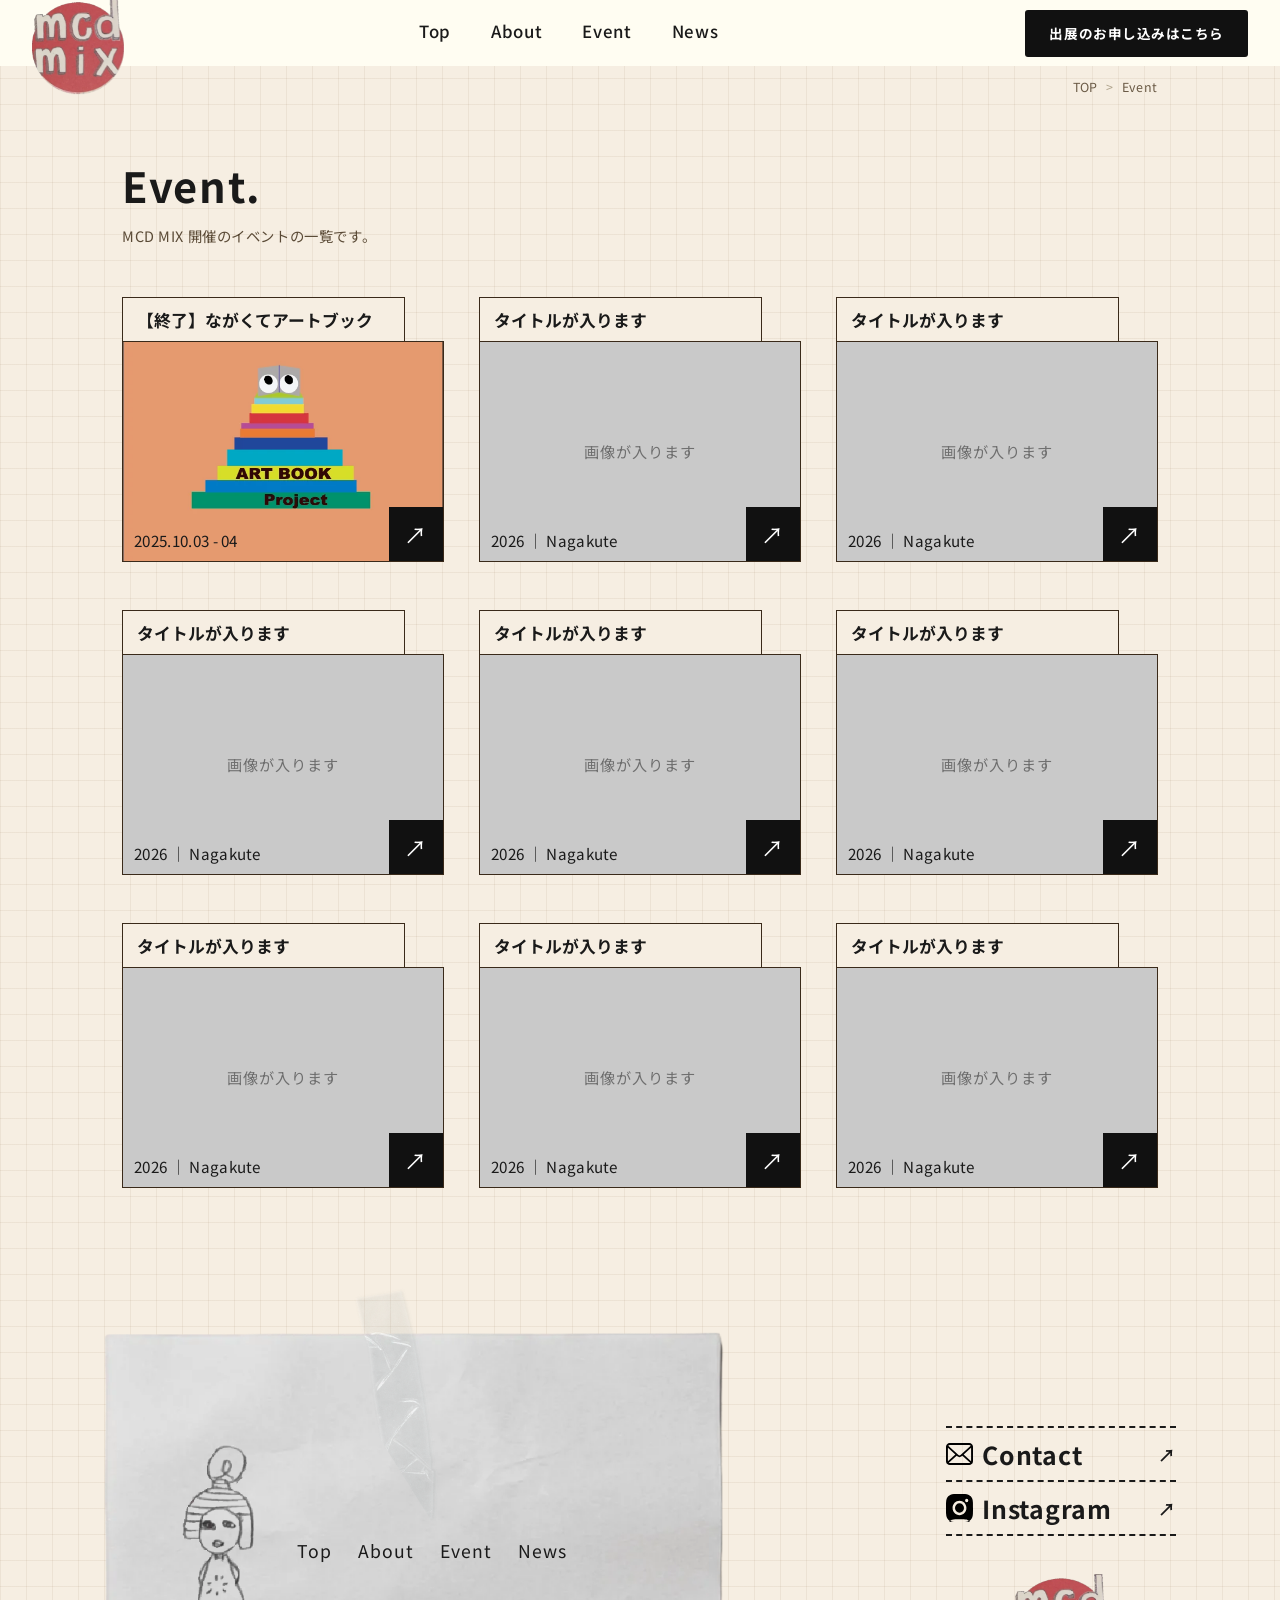
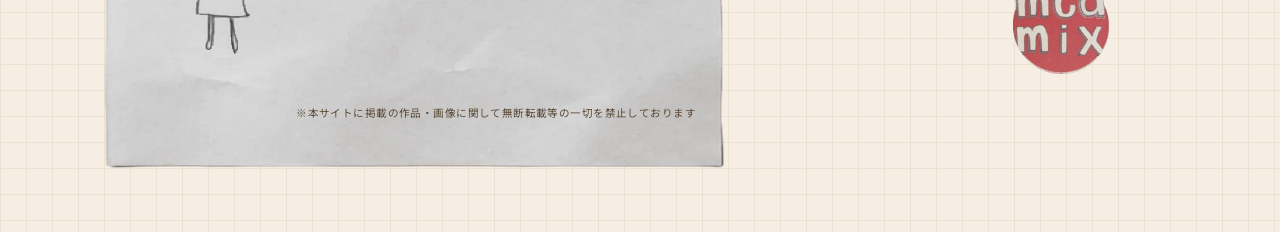
<file: events.html>
<!DOCTYPE html>
<html lang="ja">
<head>
  <meta charset="UTF-8">
  <meta name="viewport" content="width=device-width, initial-scale=1.0">
  <title>Event 一覧 | MCD MIX</title>
  <meta name="description" content="MCD MIX が開催するイベントの一覧です。アートブックイベントなどの最新情報をご覧いただけます。">
  <link rel="canonical" href="./events.html">
  <meta property="og:type" content="website">
  <meta property="og:site_name" content="MCD MIX">
  <meta property="og:title" content="Event 一覧 | MCD MIX">
  <meta property="og:description" content="MCD MIX が開催するイベントの一覧です。アートブックイベントなどの最新情報をご覧いただけます。">
  <meta property="og:image" content="hero-collage.webp">
  <meta property="og:locale" content="ja_JP">
  <meta name="twitter:card" content="summary_large_image">
  <meta name="twitter:title" content="Event 一覧 | MCD MIX">
  <meta name="twitter:description" content="MCD MIX が開催するイベントの一覧です。アートブックイベントなどの最新情報をご覧いただけます。">
  <meta name="twitter:image" content="hero-collage.webp">
  <link rel="icon" href="favicon.ico" sizes="any">
  <link rel="icon" type="image/png" sizes="32x32" href="favicon-32x32.png">
  <link rel="icon" type="image/png" sizes="16x16" href="favicon-16x16.png">
  <link rel="apple-touch-icon" href="apple-touch-icon.png">

  <link rel="preconnect" href="https://fonts.googleapis.com">
  <link rel="preconnect" href="https://fonts.gstatic.com" crossorigin>
  <link href="https://fonts.googleapis.com/css2?family=Noto+Sans+JP:wght@400;500;700&display=swap" rel="stylesheet">
  <style>
    /* =========================================================
       BASE（仮）— 後で base.css として切り出します
       ========================================================= */
    * { box-sizing: border-box; }
    html, body { margin: 0; padding: 0; }
    html { overflow-x: clip; }   /* 破れ紙108%幅やテープ左見切れによる横スクロールを抑止（clipでstickyを壊さない） */
    /* リンクにもデフォルト（黒塗り）のカスタムカーソル */
    a {
      cursor: url("data:image/svg+xml,%3Csvg%20xmlns%3D%22http%3A//www.w3.org/2000/svg%22%20width%3D%2222%22%20height%3D%2226%22%20viewBox%3D%220%200%2089.85%20104.5%22%3E%3Cpolygon%20points%3D%221.58%202.24%2026.18%20102.34%2051.15%2072.47%2087.65%2058.95%201.58%202.24%22%20fill%3D%22%23211815%22%20stroke%3D%22%23fff%22%20stroke-miterlimit%3D%2210%22%20stroke-width%3D%222%22/%3E%3C/svg%3E") 2 2, pointer;
    }
    /* ボタンの上では黒白反転カーソル（白塗り＋黒縁） */
    .site-header__cta, .hero__card-cta, .about__more, .news__more,
    .event__card-link, .event__arrow, button, [role="button"] {
      cursor: url("data:image/svg+xml,%3Csvg%20xmlns%3D%22http%3A//www.w3.org/2000/svg%22%20width%3D%2222%22%20height%3D%2226%22%20viewBox%3D%220%200%2089.85%20104.5%22%3E%3Cpolygon%20points%3D%221.58%202.24%2026.18%20102.34%2051.15%2072.47%2087.65%2058.95%201.58%202.24%22%20fill%3D%22%23fff%22%20stroke%3D%22%23211815%22%20stroke-miterlimit%3D%2210%22%20stroke-width%3D%222%22/%3E%3C/svg%3E") 2 2, pointer;
    }
    body {
      background-color: #F6EEE2;
      /* ページ共通の方眼グリッド（白い紙の下〜スライダーまで連続して見える） */
      background-image:
        linear-gradient(rgba(150, 120, 90, 0.10) 1px, transparent 1px),
        linear-gradient(90deg, rgba(150, 120, 90, 0.10) 1px, transparent 1px);
      background-size: 26px 26px;
      min-height: 100vh;
      overflow-x: clip;
      font-family: "Noto Sans JP", sans-serif;
      color: #1a1a1a;
      /* カスタムマウスカーソル（SVG・先端を基点に） */
      cursor: url("data:image/svg+xml,%3Csvg%20xmlns%3D%22http%3A//www.w3.org/2000/svg%22%20width%3D%2222%22%20height%3D%2226%22%20viewBox%3D%220%200%2089.85%20104.5%22%3E%3Cpolygon%20points%3D%221.58%202.24%2026.18%20102.34%2051.15%2072.47%2087.65%2058.95%201.58%202.24%22%20fill%3D%22%23211815%22%20stroke%3D%22%23fff%22%20stroke-miterlimit%3D%2210%22%20stroke-width%3D%222%22/%3E%3C/svg%3E") 2 2, auto;
    }

    /* =========================================================
       PART 1 — Header / Top Navigation
       ========================================================= */
    .site-header {
      position: sticky;
      top: 0;
      left: 0;
      right: 0;
      z-index: 100;
      width: 100%;
      background: #fffdf2;
      overflow: visible;
    }
    .site-header__inner {
      position: relative;
      display: flex;
      align-items: center;
      justify-content: space-between;
      gap: 1.5rem;
      width: 100%;
      padding: 0.6rem 2rem;
    }
    .site-header__logo {
      position: absolute;
      left: 2rem;
      /* ヘッダー下端を基準に、ロゴ高さの30%だけ下へはみ出させる（高さ92px → 約28px下に出る） */
      bottom: -28px;
      display: block;
      flex-shrink: 0;
      line-height: 0;
      z-index: 110;
    }
    .site-header__logo img { display: block; width: 92px; height: auto; object-fit: contain; }
    /* ロゴが absolute になった分、nav 側がロゴ幅に被らないよう左に余白を確保 */
    .site-header__inner { padding-left: calc(2rem + 80px + 1.5rem); }
    .site-header__nav { flex: 1 1 auto; display: flex; justify-content: center; }
    .site-header__nav-list {
      display: flex; align-items: center; gap: 2.5rem;
      margin: 0; padding: 0; list-style: none;
    }
    .site-header__nav-list a {
      position: relative;
      display: inline-block; text-decoration: none; color: #1a1a1a;
      font-family: "Noto Sans JP", sans-serif;
      font-size: 1.05rem; font-weight: 500; letter-spacing: 0.04em;
      padding-bottom: 4px;
    }
    .site-header__nav-list a::after {
      content: "";
      position: absolute;
      left: 0;
      bottom: 0;
      width: 100%;
      height: 1.5px;
      background: #1a1a1a;
      transform: scaleX(0);
      transform-origin: left center;
      transition: transform 0.28s ease;
    }
    .site-header__nav-list a:hover::after { transform: scaleX(1); }
    .site-header__cta {
      flex-shrink: 0; display: inline-block; padding: 0.85rem 1.5rem;
      background: #111; color: #fff; text-decoration: none;
      font-family: "Noto Sans JP", sans-serif; font-size: 0.85rem;
      font-weight: 700; letter-spacing: 0.04em; white-space: nowrap;
      border-radius: 3px; transition: opacity 0.2s ease;
    }
    .site-header__cta:hover { opacity: 0.85; }
    /* ハンバーガーボタン（PCでは非表示） */
    .site-header__burger {
      display: none;
      flex-direction: column;
      justify-content: center;
      gap: 5px;
      width: 40px;
      height: 40px;
      padding: 9px;
      margin-left: auto;
      background: transparent;
      border: none;
      cursor: pointer;
      z-index: 120;
    }
    .site-header__burger span {
      display: block;
      width: 100%;
      height: 2px;
      background: #1a1a1a;
      border-radius: 2px;
      transition: transform 0.25s ease, opacity 0.2s ease;
    }
    .site-header.is-open .site-header__burger span:nth-child(1) { transform: translateY(7px) rotate(45deg); }
    .site-header.is-open .site-header__burger span:nth-child(2) { opacity: 0; }
    .site-header.is-open .site-header__burger span:nth-child(3) { transform: translateY(-7px) rotate(-45deg); }
    /* SPメニューのフェードイン */
    @keyframes spMenuFade { from { opacity: 0; } to { opacity: 1; } }
    @keyframes spItemRise { from { opacity: 0; transform: translateY(10px); } to { opacity: 1; transform: translateY(0); } }
    @media (max-width: 860px) {
      .site-header__inner { padding: 0.6rem 1.25rem; padding-left: calc(1.25rem + 78px + 1rem); }
      .site-header__burger { display: inline-flex; }
      /* 閉じている時は nav と CTA を隠す */
      .site-header__nav, .site-header__cta { display: none; }
      /* 開いた時：全画面オーバーレイ（ロゴ左・nav左寄せ・CTA下・×右上） */
      .site-header.is-open {
        position: fixed;
        inset: 0;
        height: 100vh;
        height: 100dvh;
        background: #F6EEE2;
        z-index: 300;
        overflow-y: auto;
        animation: spMenuFade 0.3s ease both;
      }
      .site-header.is-open .site-header__inner {
        display: grid;
        grid-template-columns: auto auto;
        grid-auto-rows: min-content;
        align-content: center;
        justify-content: center;
        align-items: center;
        gap: 1.8rem 3rem;
        width: 100%;
        height: 100%;
        padding: 2rem 1.5rem;
      }
      .site-header.is-open .site-header__logo {
        position: static;
        grid-column: 1;
        grid-row: 1 / 3;
        justify-self: center;
      }
      .site-header.is-open .site-header__logo img { width: 118px; }
      .site-header.is-open .site-header__nav { display: flex; grid-column: 2; grid-row: 1; }
      .site-header.is-open .site-header__nav-list { flex-direction: column; align-items: flex-start; gap: 1.5rem; }
      .site-header.is-open .site-header__nav-list a { font-size: 1.55rem; }
      .site-header.is-open .site-header__cta { display: inline-flex; grid-column: 2; grid-row: 2; justify-self: start; }
      /* 項目をふわっと順番に表示 */
      .site-header.is-open .site-header__nav-list li,
      .site-header.is-open .site-header__cta { animation: spItemRise 0.4s ease both; }
      .site-header.is-open .site-header__nav-list li:nth-child(1) { animation-delay: 0.08s; }
      .site-header.is-open .site-header__nav-list li:nth-child(2) { animation-delay: 0.14s; }
      .site-header.is-open .site-header__nav-list li:nth-child(3) { animation-delay: 0.20s; }
      .site-header.is-open .site-header__nav-list li:nth-child(4) { animation-delay: 0.26s; }
      .site-header.is-open .site-header__cta { animation-delay: 0.32s; }
      .site-header.is-open .site-header__burger {
        position: fixed;
        top: 1.25rem;
        right: 1.4rem;
        transform: scale(1.3);
        transform-origin: top right;
      }
    }
    @media (max-width: 560px) {
      .site-header__logo img { width: 60px; }
      .site-header__logo { bottom: -18px; left: 1.25rem; }
      .site-header__inner { padding-left: calc(1.25rem + 60px + 0.85rem); }
    }

    /* =========================================================
       PART 2 — Hero（100vh：コラージュ背景 + イベントカード + 破れ目）
       ========================================================= */
    .hero {
      position: relative;
      height: 100vh;
      min-height: 560px;
      overflow: visible;
      background: #e9e1d0;
    }
    /* コラージュは clip したいので bg だけ overflow hidden */
    .hero__clip {
      position: absolute;
      inset: 0;
      overflow: hidden;
      z-index: 1;
    }

    /* 背景コラージュ */
    .hero__bg {
      position: absolute;
      inset: 0;
      z-index: 1;
    }
    .hero__bg img {
      width: 100%;
      height: 100%;
      object-fit: cover;
      object-position: center 18%;
      display: block;
    }

    /* 右側イベントカード（下げて縦に伸ばす） */
    .hero__card {
      position: absolute;
      z-index: 2;
      top: 40%;
      right: 0;
      bottom: 0;
      width: min(440px, 46vw);
      background-color: #F6EEE2;
      /* 方眼ノート風の罫線（クリーム地の上に薄いグリッド） */
      background-image:
        linear-gradient(rgba(150, 120, 90, 0.13) 1px, transparent 1px),
        linear-gradient(90deg, rgba(150, 120, 90, 0.13) 1px, transparent 1px);
      background-size: 22px 22px;
      background-position: -1px -1px;
      padding: 3rem 2.6rem 6rem;   /* 下に伸ばす（下端が紙の手前まで） */
      box-shadow: -6px 8px 30px rgba(0,0,0,0.07);
    }
    .hero__card-sub {
      margin: 0 0 0.15rem;
      font-family: "Noto Sans JP", sans-serif;
      font-size: 1.1rem;
      color: #c0473a;
      letter-spacing: 0.04em;
    }
    .hero__card-title {
      margin: 0 0 0.7rem;
      font-family: "Noto Sans JP", sans-serif;
      font-size: 2.4rem;
      font-weight: 700;
      line-height: 1.1;
      color: #1a1a1a;
      letter-spacing: 0.01em;
    }
    .hero__card-date {
      margin: 0 0 1.3rem;
      font-family: "Noto Sans JP", sans-serif;
      font-size: 2rem;
      font-weight: 700;
      color: #1a1a1a;
      letter-spacing: 0.02em;
    }
    .hero__card-date .day {
      font-size: 1rem;
      font-weight: 700;
      vertical-align: baseline;
    }
    .hero__card-desc {
      margin: 0 0 1.6rem;
      font-family: "Noto Sans JP", sans-serif;
      font-size: 0.8rem;
      line-height: 1.85;
      color: #3a3a3a;
      letter-spacing: 0.02em;
    }
    .hero__card-cta {
      display: inline-flex;
      align-items: center;
      gap: 0.8rem;
      padding: 0.8rem 1.4rem;
      background: #111;
      color: #fff;
      text-decoration: none;
      font-family: "Noto Sans JP", sans-serif;
      font-size: 0.82rem;
      font-weight: 700;
      letter-spacing: 0.04em;
      border-radius: 3px;
      transition: opacity 0.2s ease;
    }
    .hero__card-cta:hover { opacity: 0.85; }
    .hero__card-cta .arrow {
      display: inline-flex; align-items: center; justify-content: center;
      width: 22px; height: 22px; border-radius: 50%;
      border: 1px solid rgba(255,255,255,0.7);
      font-size: 0.7rem;
    }

    /* 装飾テープ（破れ目に重なる位置に貼る） */
    .hero__tape {
      position: absolute;
      z-index: 20;
      bottom: 3%; left: -30px;
      width: 130px;
      transform: rotate(-9deg);
      opacity: 0.9;
      pointer-events: none;
    }
    .hero__tape img { width: 100%; height: auto; display: block; }
    /* PCではテープを大きく */
    @media (min-width: 769px) {
      .hero__tape { width: 180px; left: -40px; }
    }

    /* =========================================================
       PART 3 — About（MCD MIXとは？）破れた上端で Hero と繋ぐ
       ========================================================= */
    .about {
      position: relative;
      z-index: 6;
      /* 白背景はここに置かない（破れ紙の透明部分からコラージュを見せるため） */
      margin-top: -16vw;          /* 破れ紙をコラージュに重ねる（カードのボタンに被らない量） */
    }
    /* 破れエッジ画像（torn-solid.png：上=透明→裂け目→白い本体で終わる） */
    .about__torn {
      position: relative;
      z-index: 1;
      line-height: 0;
      margin-bottom: -1px;
    }
    .about__torn img {
      width: 112%;
      margin-left: -4%;
      height: auto;
      display: block;
    }
    /* 白い本体（torn-thin の白い下端に密着、白はCSSで伸ばす） */
    .about__inner {
      position: relative;
      /* z-index を指定しない＝スタッキングコンテキストを作らない（中の文字を外に出せる） */
      background: #ffffff;
      margin-top: -1px;
      padding: 0.5rem 2rem 6rem;
    }
    .about__container {
      position: relative;
      z-index: 5;            /* 文字をトレーシングペーパー(4)より手前へ。innerが文脈を作らないので有効 */
      max-width: 1000px;
      margin: 0 auto;
    }
    .about__title {
      position: relative;
      z-index: 6;            /* transformでスタッキングコンテキスト化するため明示的に手前へ */
      font-family: "Noto Sans JP", sans-serif;
      font-size: 2rem;
      font-weight: 700;
      color: #1a1a1a;
      letter-spacing: 0.02em;
      margin: 0 0 1.8rem;
      /* 本文と同じ左位置から始め、左基点でほんの少し傾ける */
      text-align: left;
      transform: rotate(0.5deg);
      transform-origin: left bottom;
    }
    .about__title-suffix {
      font-size: 0.72em;   /* 「とは？」だけ少し小さく */
    }
    .about__body p {
      font-family: "Noto Sans JP", sans-serif;
      font-size: 0.92rem;
      line-height: 2.1;
      color: #2a2a2a;
      letter-spacing: 0.02em;
      margin: 0 0 1.4rem;
    }
    .about__more {
      display: inline-flex;
      align-items: center;
      gap: 0.7rem;
      margin-top: 1.5rem;
      padding: 0.85rem 2rem;
      border: 1px solid #1a1a1a;
      border-radius: 999px;
      background: #ffffff;
      color: #1a1a1a;
      text-decoration: none;
      font-family: "Noto Sans JP", sans-serif;
      font-size: 0.85rem;
      font-weight: 500;
      letter-spacing: 0.05em;
      transition: background 0.2s ease, color 0.2s ease;
    }
    /* ボタンを右寄せにする（親をflex化） */
    .about__more-wrap {
      display: flex;
      justify-content: flex-end;
    }
    .about__more:hover { background: #1a1a1a; color: #fff; }
    .about__more .arrow { font-size: 0.9rem; }

    /* プチプチ素材：MCD MIXとは？ の右下に装飾（右端に詰める） */
    .about__bubble {
      position: absolute;
      z-index: 2;            /* 下端の破れ紙(z-index 1)より手前に */
      right: 0;
      bottom: -42%;
      width: 220px;
      height: auto;
      opacity: 0.7;
      pointer-events: none;
      mix-blend-mode: multiply;
      filter: drop-shadow(4px 6px 8px rgba(0,0,0,0.28));
    }

    /* トレーシングペーパー（Hero〜About の境目に半透明で重ねる） */
    .about__tracing {
      position: absolute;
      z-index: 4;
      top: 5vw;
      left: -3%;
      width: 70%;
      height: auto;
      transform: rotate(-3deg);
      pointer-events: none;
      mix-blend-mode: normal;
      opacity: 0.85;   /* 少しだけ薄く */
      filter: drop-shadow(3px 5px 7px rgba(0,0,0,0.18));   /* 軽いドロップシャドウ */
    }

    /* About 下端の破れ目（白い本体 → 破れ → 下の Event クリーム地） */
    .about__torn-bottom {
      position: relative;
      z-index: 1;
      line-height: 0;
      margin-top: -1px;
      transform: scaleY(-1);   /* 上下反転で「白が上・破れが下」に */
    }
    .about__torn-bottom img {
      width: 112%;
      margin-left: -4%;
      height: auto;
      display: block;
    }

    /* =========================================================
       PART 4 — Event スライダー（カンプ準拠：帯タイトル＋画像オーバーレイ）
       ========================================================= */
    .event {
      position: relative;
      z-index: 5;
      background: transparent;   /* body の連続グリッドを透かす */
      margin-top: -1px;
      padding: 1rem 0 5rem;
    }
    .event__inner {
      max-width: 1100px;
      margin: 0 auto;
      padding: 0 2rem;
    }
    .event__head { margin-bottom: 2rem; }
    .event__title {
      font-family: "Noto Sans JP", sans-serif;
      font-size: 2.2rem;
      font-weight: 700;
      color: #1a1a1a;
      margin: 0;
      letter-spacing: 0.04em;
    }
    .event__slider {
      display: flex;
      align-items: center;
      gap: 1rem;
    }
    .event__viewport {
      overflow: hidden;
      flex: 1;
    }
    .event__track {
      display: flex;
      gap: 2.2rem;
      transition: transform 0.5s cubic-bezier(0.33, 1, 0.68, 1);
    }
    .event__card {
      flex: 0 0 auto;
      min-width: 0;
    }
    /* .reveal の transition に上書きされないよう特異度を上げ、width(拡大) も含める */
    article.event__card {
      transition: width 0.5s cubic-bezier(0.33, 1, 0.68, 1), opacity 0.7s ease, transform 0.7s ease;
    }
    /* タイトル帯（画像の上に配置・被らない。グリッド無しのベタ地） */
    .event__card-title {
      margin: 0 2.4rem 0 0;   /* 右端を画像より内側にして少しズレを作る */
      background: #F6EEE2;
      border: 1.5px solid #3a2a1a;
      padding: 0.6rem 0.9rem;
      font-family: "Noto Sans JP", sans-serif;
      font-size: 1.05rem;
      font-weight: 700;
      color: #1a1a1a;
      white-space: nowrap;
      overflow: hidden;
      text-overflow: ellipsis;
    }
    /* 画像（グレーのプレースホルダー） */
    .event__figure {
      position: relative;
      aspect-ratio: 16 / 11;
      background: #c9c9c9;
      margin-top: -1.5px;   /* タイトル帯の下線と画像の上線を重ねて二重線を防ぐ */
      display: flex;
      align-items: center;
      justify-content: center;
      color: #6f6f6f;
      font-size: 0.95rem;
      letter-spacing: 0.06em;
      border: 1.5px solid #3a2a1a;
      overflow: hidden;   /* ホバー時のズームを枠内にクリップ */
    }
    .event__figure img {
      width: 100%; height: 100%;
      object-fit: cover;
      display: block;
      transition: transform 0.45s ease;
    }
    /* サムネイル全体ホバーで画像を少しアップ */
    .event__figure:hover img { transform: scale(1.06); }
    /* 年・地名（画像の左下に重なる） */
    .event__card-meta {
      position: absolute;
      left: 0.7rem;
      bottom: 0.6rem;
      margin: 0;
      font-family: "Noto Sans JP", sans-serif;
      font-size: 0.95rem;
      color: #1a1a1a;
      letter-spacing: 0.02em;
    }
    /* リンク／ホバー領域をサムネイル全体に拡張（透明オーバーレイ） */
    .event__card-link {
      position: absolute;
      inset: 0;
      z-index: 2;
      font-size: 0;          /* テキスト「↗」を隠す（矢印は ::after で描画） */
      text-decoration: none;
    }
    /* 右下の黒い矢印ボタン（見た目は従来どおり） */
    .event__card-link::after {
      content: "↗";
      position: absolute;
      right: 0; bottom: 0;
      width: 54px; height: 54px;
      background: #111;
      color: #fff;
      display: flex; align-items: center; justify-content: center;
      font-size: 1.4rem;
      transition: background 0.2s ease;
    }
    .event__card-link:hover::after { background: #c0473a; }
    /* 左右の三角矢印（スライダー外側・CSSで描く塗り三角） */
    .event__arrow {
      flex: 0 0 auto;
      width: 40px; height: 40px;
      border: none;
      background: transparent;
      padding: 0;
      display: flex; align-items: center; justify-content: center;
      transition: opacity 0.2s ease, transform 0.2s ease;
      font-size: 0;   /* グリフ文字を消してCSS三角に統一 */
    }
    .event__arrow::before {
      content: "";
      display: block;
      width: 0; height: 0;
      border-top: 11px solid transparent;
      border-bottom: 11px solid transparent;
    }
    .event__arrow--prev::before { border-right: 16px solid #1a1a1a; }
    .event__arrow--next::before { border-left: 16px solid #1a1a1a; }
    .event__arrow:hover { transform: scale(1.15); }
    .event__arrow:disabled { opacity: 0.25; cursor: default; }
    .event__arrow:disabled:hover { transform: none; }

    /* PC：左に来たカード（アクティブ）を大きく、他を小さく */
    @media (min-width: 769px) {
      .event__card { width: 38%; }
      .event__card.is-active { width: 58%; }
    }

    @media (max-width: 768px) {
      .event__card { width: 100%; }  /* SPは1枚見せ */
      .about__bubble { width: 170px; right: 0; bottom: 2%; }
    }

    @media (max-width: 768px) {
      .about { margin-top: -14vw; }
      .about__inner { padding: 0.5rem 1.4rem 4rem; }
      .about__title { font-size: 1.6rem; }
      .about__body p { font-size: 0.88rem; line-height: 2; }
    }

    @media (max-width: 768px) {
      .hero__card {
        /* 位置は維持（中央移動しない）。右寄せのまま幅だけ調整 */
        right: 0;
        width: min(440px, 70vw);
        padding: 2rem 1.8rem 3rem;
      }
      .hero__card-title { font-size: 1.7rem; }
      .hero__card-date { font-size: 1.5rem; }
    }

    /* =========================================================
       PART 5 — News（ルーズリーフ紙＋ピンクの紙）
       ========================================================= */
    .news {
      position: relative;
      z-index: 5;
      background: transparent;     /* body の連続グリッドを透かす */
      padding: 3rem 0 6rem;
      overflow: clip;              /* 全幅・斜めのピンク紙が下のFooterへ突き抜けないよう抑止 */
    }
    .news__inner {
      position: relative;
      max-width: 1280px;
      margin: 0 auto;
      padding: 0 2rem;
    }
    /* ピンクの紙（全幅セクション基準で右端に配置・ルーズリーフ前面に少し被せる） */
    .news__pink {
      position: absolute;
      right: -4rem;
      bottom: 0;
      top: auto;
      height: 150%;
      width: auto;
      transform: rotate(6deg);
      transform-origin: bottom right;
      z-index: 3;
      pointer-events: none;
    }
    /* ルーズリーフ紙のパネル（横いっぱい＝フルブリード＋少し傾ける） */
    .news__paper {
      position: relative;
      z-index: 2;
      width: 106vw;
      margin-left: calc(50% - 53vw);
      transform: rotate(-2deg);
    }
    .news__paper-bg {
      width: 100%;
      height: auto;
      display: block;
    }
    /* 紙の上に乗せる中身（紙の縦いっぱいに広げる） */
    .news__content {
      position: absolute;
      inset: 0;
      padding: 9% 9% 30% 17%;
      display: flex;
      flex-direction: column;
    }
    .news__title {
      font-family: "Noto Sans JP", sans-serif;
      font-size: 2.2rem;
      font-weight: 700;
      color: #1a1a1a;
      margin: 0 0 0.5rem;
      letter-spacing: 0.04em;
    }
    /* リストを縦に均等配分して紙全体を使う */
    .news__list {
      list-style: none;
      margin: 0;
      padding: 0;
      flex: 1;
      display: flex;
      flex-direction: column;
      justify-content: space-evenly;
    }
    .news__item {
    }
    /* 各項目をリンクにできるように（年＋本文をアンカーで包む） */
    .news__item-link {
      display: flex;
      align-items: baseline;
      gap: 1.6rem;
      padding: 0.7rem 0;
      text-decoration: none;
      color: inherit;
      transition: opacity 0.2s ease;
    }
    .news__item-link:hover { opacity: 0.55; }
    .news__year {
      flex: 0 0 auto;
      width: 8em;
      font-family: "Noto Sans JP", sans-serif;
      font-size: 0.95rem;
      color: #1a1a1a;
      letter-spacing: 0.02em;
    }
    .news__text {
      margin: 0;
      font-family: "Noto Sans JP", sans-serif;
      font-size: 0.85rem;
      color: #2a2a2a;
      line-height: 1.7;
    }
    .news__more-wrap {
      display: flex;
      justify-content: center;
      margin-top: 0.5rem;
    }
    .news__more {
      display: inline-flex;
      align-items: center;
      gap: 1rem;
      padding: 0.7rem 2rem;
      border: 1px solid #1a1a1a;
      border-radius: 999px;
      background: rgba(255,255,255,0.6);
      color: #1a1a1a;
      text-decoration: none;
      font-family: "Noto Sans JP", sans-serif;
      font-size: 0.85rem;
      letter-spacing: 0.04em;
      transition: background 0.2s ease, color 0.2s ease;
    }
    .news__more:hover { background: #1a1a1a; color: #fff; }
    .news__more-arrow {
      font-size: 1.1rem;
      line-height: 1;
    }

    /* 文字が小さくなりすぎる狭い画面では、紙を背景にせず通常レイアウトに切替 */
    @media (max-width: 700px) {
      .news__paper-bg { min-height: 660px; object-fit: cover; }
      .news__content { padding: 14% 8% 36% 13%; }
      .news__title { font-size: 1.7rem; margin-bottom: 1rem; }
      /* 縦に間延びさせず上に寄せる */
      .news__list { flex: 0 0 auto; justify-content: flex-start; gap: 1.3rem; }
      /* 日付の下に本文を改行（縦積み） */
      .news__item-link { flex-direction: column; align-items: flex-start; gap: 0.15rem; padding: 0.5rem 0; }
      .news__year { width: auto; }
      .news__more-wrap { margin-top: 1.4rem; }
      .news__pink { height: 130%; right: -2rem; bottom: 0; top: auto; }
    }

    /* =========================================================
       PART 6 — Footer（ルーズリーフ台紙＋テープ＋nav＋Contact/Instagram）
       ========================================================= */
    .site-footer {
      position: relative;
      z-index: 5;
      background: transparent;     /* body の連続グリッドを透かす */
      padding: 3rem 0 4rem;
    }
    /* 全体は左寄せ／2カラム（左：台紙カード ／ 右：Contact・Instagram・ロゴ） */
    .site-footer__inner {
      position: relative;
      max-width: 1200px;
      margin: 0 auto;
      padding: 0 5%;
      display: flex;
      align-items: center;
      justify-content: space-between;
      gap: 5%;
    }
    /* ── 左：シンプル白紙を台紙にしたカード ── */
    .site-footer__card {
      position: relative;
      flex: 0 1 620px;
      max-width: 620px;
      min-width: 0;
    }
    .site-footer__paper {
      width: 100%;
      height: auto;
      display: block;
    }
    /* 台紙の左上に斜めに貼った半透明テープ */
    .site-footer__tape {
      position: absolute;
      z-index: 3;
      top: -58px;
      left: 50%;
      width: 104px;
      transform: translateX(-50%) rotate(-32deg);
      opacity: 0.7;
      pointer-events: none;
    }
    .site-footer__tape img { width: 100%; height: auto; display: block; }
    /* 台紙の上に乗る中身：左に縦長イラスト＋右にナビ */
    .site-footer__content {
      position: absolute;
      inset: 0;
      z-index: 2;
      display: flex;
      align-items: center;
      gap: 5%;
      padding: 7% 9%;
    }
    /* 縦長の鉛筆線画（横幅は控えめ・縦に余裕） */
    .site-footer__illust {
      flex: 0 0 auto;
      width: 22%;
      max-width: 130px;
      height: auto;
      display: block;
      align-self: center;
    }
    .site-footer__nav-list {
      list-style: none;
      margin: 0; padding: 0;
      display: flex;
      flex-wrap: wrap;
      align-items: center;
      gap: 1.6rem;
    }
    .site-footer__nav-list a {
      font-family: "Noto Sans JP", sans-serif;
      font-size: 1.1rem;
      color: #1a1a1a;
      text-decoration: none;
      letter-spacing: 0.06em;
      position: relative;
    }
    .site-footer__nav-list a::after {
      content: "";
      position: absolute;
      left: 0; bottom: -3px;
      width: 100%; height: 1px;
      background: #1a1a1a;
      transform: scaleX(0);
      transform-origin: left;
      transition: transform 0.28s ease;
    }
    .site-footer__nav-list a:hover::after { transform: scaleX(1); }
    /* コピーライト（台紙の下端・小さめ1行） */
    .site-footer__copy {
      position: absolute;
      z-index: 2;
      left: 31%;
      right: 9%;
      bottom: 11%;
      margin: 0;
      font-family: "Noto Sans JP", sans-serif;
      font-size: 0.66rem;
      letter-spacing: 0.04em;
      color: #5a4a36;
      white-space: nowrap;
    }
    /* ── 右：Contact / Instagram（破線で上下を囲む）＋ ロゴ ── */
    .site-footer__right {
      flex: 0 0 auto;
      display: flex;
      flex-direction: column;
      align-items: center;
      gap: 2.4rem;
    }
    .site-footer__links {
      display: flex;
      flex-direction: column;
      width: 230px;
      border-top: 2px dashed #1a1a1a;
    }
    .site-footer__link {
      display: flex;
      align-items: center;
      justify-content: space-between;
      gap: 0.8rem;
      font-family: "Noto Sans JP", sans-serif;
      font-size: 1.55rem;
      font-weight: 700;
      color: #1a1a1a;
      text-decoration: none;
      letter-spacing: 0.03em;
      padding: 0.5rem 0;
      border-bottom: 2px dashed #1a1a1a;
      transition: opacity 0.2s ease;
    }
    .site-footer__link:hover { opacity: 0.6; }
    .site-footer__link .ext { font-size: 0.7em; }
    /* リンク頭のアイコン（メール / Instagram） */
    .site-footer__link-label {
      display: inline-flex;
      align-items: center;
      gap: 0.55rem;
    }
    .site-footer__icon {
      width: 1.1em;
      height: 1.1em;
      object-fit: contain;
      object-position: center;
      display: block;
      flex-shrink: 0;
    }
    /* MCD MIX 赤スタンプロゴ */
    .site-footer__logo img {
      width: 96px; height: auto; display: block;
    }

    @media (max-width: 760px) {
      /* カードの装飾（紙・テープ・イラスト・footer nav）は隠し、著作権表記だけ残す */
      .site-footer__paper, .site-footer__tape, .site-footer__content { display: none; }
      .site-footer__card { flex: none; background: none; min-height: 0; }
      .site-footer__copy {
        position: static;
        left: auto; right: auto; bottom: auto;
        margin: 0;
        text-align: center;
        white-space: normal;
        font-size: 0.62rem;
        line-height: 1.6;
      }
      .site-footer__inner {
        flex-direction: column;
        align-items: stretch;
        gap: 1.8rem;
      }
      /* 左ロゴ・右リンクの一行 */
      .site-footer__right {
        order: -1;
        flex-direction: row;
        justify-content: space-between;
        align-items: center;
        width: 100%;
        gap: 1.2rem;
      }
      .site-footer__logo { order: -1; }
      .site-footer__logo img { width: 84px; }
      .site-footer__links { width: auto; min-width: 178px; flex: 0 1 auto; }
      .site-footer__link { font-size: 1.2rem; }
    }

    /* =========================================================
       スクロール時のふわっと表示（PC のみ。SPは即表示）
       ========================================================= */
    @media (min-width: 769px) {
      .reveal {
        opacity: 0;
        transform: translateY(24px);
        transition: opacity 0.7s ease, transform 0.7s ease;
        will-change: opacity, transform;
      }
      .reveal.is-visible {
        opacity: 1;
        transform: translateY(0);
      }
    }
    /* =========================================================
       Event 一覧ページ（共通nav/footer・グリッド背景・カードはスライダー流用）
       ========================================================= */
    .page-head {
      max-width: 1100px;
      margin: 0 auto;
      padding: 3.5rem 2rem 1.5rem;
    }
    .page-title {
      font-family: "Noto Sans JP", sans-serif;
      font-size: 2.6rem;
      font-weight: 700;
      letter-spacing: 0.04em;
      margin: 0 0 0.5rem;
      color: #1a1a1a;
    }
    .page-title .dot { color: #1a1a1a; }
    .page-sub {
      margin: 0;
      font-family: "Noto Sans JP", sans-serif;
      font-size: 0.9rem;
      color: #5a4a36;
      letter-spacing: 0.04em;
      line-height: 1.8;
    }
    .event-list-section {
      position: relative;
      z-index: 5;
      padding: 1.5rem 0 6rem;
    }
    .event-list {
      display: grid;
      grid-template-columns: repeat(3, 1fr);
      gap: 3rem 2.2rem;
      max-width: 1100px;
      margin: 0 auto;
      padding: 0 2rem;
    }
    /* スライダーの幅指定(38%/58%)を打ち消し、グリッドのセル幅いっぱいに */
    .event-list .event__card { width: 100%; }
    @media (max-width: 900px) {
      .event-list { grid-template-columns: repeat(2, 1fr); gap: 2.4rem 1.8rem; }
      .page-head { padding: 3rem 1.5rem 1.2rem; }
    }
    @media (max-width: 560px) {
      .event-list { grid-template-columns: 1fr; gap: 2.2rem; }
      .page-title { font-size: 2.1rem; }
    }

    .breadcrumb {
      max-width: 1100px; margin: 0 auto; padding: 0.7rem 2rem 0.2rem;
      display: flex; align-items: center; justify-content: flex-end; gap: 0.5rem;
      font-size: 0.78rem; color: #6a5a45; letter-spacing: 0.04em;
    }
    .breadcrumb a { color: inherit; text-decoration: none; }
    .breadcrumb a:hover { opacity: 0.6; }
    .breadcrumb__sep { color: #b0a48d; flex: 0 0 auto; }
  
/* ===== SP（〜760px）追加調整：フッター表示／スライダー見出し折り返し ===== */
@media (max-width: 760px) {
  .event__card-title { white-space: normal; overflow: visible; text-overflow: clip; line-height: 1.35; margin-right: 0.8rem; word-break: break-word; }
  .site-footer { padding: 2.5rem 0 3rem; }
  .site-footer__inner { flex-direction: column; align-items: center; gap: 1.8rem; padding: 0 6%; }
  .site-footer__card { order: 1; flex: none; width: 100%; max-width: 400px; margin: 0 auto; position: relative; }
  .site-footer__paper { display: block; position: absolute; inset: 0; width: 100%; height: 100%; object-fit: fill; z-index: 1; }
  .site-footer__tape { display: block; top: -30px; width: 60px; z-index: 3; }
  .site-footer__content { display: flex; position: relative; inset: auto; z-index: 2; flex-direction: row; align-items: center; justify-content: center; gap: 8%; padding: 2rem 1.5rem 1.4rem; }
  .site-footer__illust { width: 26%; max-width: 78px; align-self: center; }
  .site-footer__nav-list { flex-direction: column; align-items: flex-start; gap: 0.75rem; }
  .site-footer__nav-list a { font-size: 1.05rem; }
  .site-footer__copy { position: relative; z-index: 2; left: auto; right: auto; bottom: auto; margin: 0; padding: 0 1.5rem 2rem; text-align: center; white-space: normal; font-size: 0.6rem; line-height: 1.6; }
  .site-footer__right { order: 2; gap: 1.6rem; }
}
</style>
</head>
<body>

  <!-- PART 1: Header -->
  <header class="site-header">
    <div class="site-header__inner">
      <a href="index.html" class="site-header__logo" aria-label="MCD MIX トップ">
        <img src="mcd-mix-logo.webp" alt="MCD MIX" width="80" height="83" decoding="async">
      </a>
      <nav class="site-header__nav" id="site-nav" aria-label="メインナビゲーション">
        <ul class="site-header__nav-list">
          <li><a href="index.html">Top</a></li>
          <li><a href="about.html">About</a></li>
          <li><a href="events.html">Event</a></li>
          <li><a href="news.html">News</a></li>
        </ul>
      </nav>
      <a href="event-detail.html#apply" class="site-header__cta">出展のお申し込みはこちら</a>
      <button class="site-header__burger" type="button" aria-label="メニューを開く" aria-expanded="false" aria-controls="site-nav">
        <span></span><span></span><span></span>
      </button>
    </div>
  </header>

  <p class="breadcrumb"><a href="index.html">TOP</a><span class="breadcrumb__sep">&gt;</span>Event</p>

  <!-- メイン：Event 一覧 -->
  <main>
    <section class="page-head">
      <h1 class="page-title reveal">Event<span class="dot">.</span></h1>
      <p class="page-sub reveal">MCD MIX 開催のイベントの一覧です。</p>
    </section>

    <section class="event-list-section">
      <div class="event-list">
            <article class="event__card reveal">
              <h3 class="event__card-title">【終了】ながくてアートブック</h3>
              <div class="event__figure">
                <img src="asset12.webp" alt="【終了】ながくてアートブック" width="551" height="391" loading="lazy" decoding="async">
                <p class="event__card-meta">2025.10.03 - 04</p>
                <a class="event__card-link" href="event-detail.html" aria-label="詳細を見る">↗</a>
              </div>
            </article>
            <article class="event__card reveal">
              <h3 class="event__card-title">タイトルが入ります</h3>
              <div class="event__figure">
                <span>画像が入ります</span>
                <p class="event__card-meta">2026 ｜ Nagakute</p>
                <a class="event__card-link" href="event-detail.html" aria-label="詳細を見る">↗</a>
              </div>
            </article>
            <article class="event__card reveal">
              <h3 class="event__card-title">タイトルが入ります</h3>
              <div class="event__figure">
                <span>画像が入ります</span>
                <p class="event__card-meta">2026 ｜ Nagakute</p>
                <a class="event__card-link" href="event-detail.html" aria-label="詳細を見る">↗</a>
              </div>
            </article>
            <article class="event__card reveal">
              <h3 class="event__card-title">タイトルが入ります</h3>
              <div class="event__figure">
                <span>画像が入ります</span>
                <p class="event__card-meta">2026 ｜ Nagakute</p>
                <a class="event__card-link" href="event-detail.html" aria-label="詳細を見る">↗</a>
              </div>
            </article>
            <article class="event__card reveal">
              <h3 class="event__card-title">タイトルが入ります</h3>
              <div class="event__figure">
                <span>画像が入ります</span>
                <p class="event__card-meta">2026 ｜ Nagakute</p>
                <a class="event__card-link" href="event-detail.html" aria-label="詳細を見る">↗</a>
              </div>
            </article>
            <article class="event__card reveal">
              <h3 class="event__card-title">タイトルが入ります</h3>
              <div class="event__figure">
                <span>画像が入ります</span>
                <p class="event__card-meta">2026 ｜ Nagakute</p>
                <a class="event__card-link" href="event-detail.html" aria-label="詳細を見る">↗</a>
              </div>
            </article>
            <article class="event__card reveal">
              <h3 class="event__card-title">タイトルが入ります</h3>
              <div class="event__figure">
                <span>画像が入ります</span>
                <p class="event__card-meta">2026 ｜ Nagakute</p>
                <a class="event__card-link" href="event-detail.html" aria-label="詳細を見る">↗</a>
              </div>
            </article>
            <article class="event__card reveal">
              <h3 class="event__card-title">タイトルが入ります</h3>
              <div class="event__figure">
                <span>画像が入ります</span>
                <p class="event__card-meta">2026 ｜ Nagakute</p>
                <a class="event__card-link" href="event-detail.html" aria-label="詳細を見る">↗</a>
              </div>
            </article>
            <article class="event__card reveal">
              <h3 class="event__card-title">タイトルが入ります</h3>
              <div class="event__figure">
                <span>画像が入ります</span>
                <p class="event__card-meta">2026 ｜ Nagakute</p>
                <a class="event__card-link" href="event-detail.html" aria-label="詳細を見る">↗</a>
              </div>
            </article>
      </div>
    </section>
  </main>

  <footer class="site-footer">
    <div class="site-footer__inner">
      <!-- 左：白紙の台紙カード -->
      <div class="site-footer__card reveal">
        <img class="site-footer__paper" src="footer-paper.webp" alt="" width="787" height="554" loading="lazy" decoding="async">
        <div class="site-footer__tape" aria-hidden="true">
          <img src="tape.webp" alt="" width="316" height="735" loading="lazy" decoding="async">
        </div>
        <div class="site-footer__content">
          <img class="site-footer__illust" src="asset11.webp" alt="" aria-hidden="true" width="148" height="295" loading="lazy" decoding="async">
          <nav aria-label="フッターナビゲーション">
            <ul class="site-footer__nav-list">
              <li><a href="index.html">Top</a></li>
              <li><a href="about.html">About</a></li>
              <li><a href="events.html">Event</a></li>
              <li><a href="news.html">News</a></li>
            </ul>
          </nav>
        </div>
        <p class="site-footer__copy">※本サイトに掲載の作品・画像に関して無断転載等の一切を禁止しております</p>
      </div>

      <!-- 右：Contact / Instagram ＋ ロゴ -->
      <div class="site-footer__right reveal">
        <div class="site-footer__links">
          <a class="site-footer__link" href="#">
            <span class="site-footer__link-label"><img class="site-footer__icon" src="mail.svg" alt="" loading="lazy" decoding="async">Contact</span>
            <span class="ext">↗</span>
          </a>
          <a class="site-footer__link" href="#">
            <span class="site-footer__link-label"><img class="site-footer__icon" src="instagram.svg" alt="" loading="lazy" decoding="async">Instagram</span>
            <span class="ext">↗</span>
          </a>
        </div>
        <div class="site-footer__logo">
          <img src="mcd-mix-logo.webp" alt="MCD MIX" width="307" height="320" loading="lazy" decoding="async">
        </div>
      </div>
    </div>
  </footer>

  <script>
    // スクロールで .reveal をふわっと表示（PCのみCSSで効く。SPは常に表示）
    (function () {
      var els = document.querySelectorAll('.reveal');
      if (!('IntersectionObserver' in window) || !els.length) {
        els.forEach(function (el) { el.classList.add('is-visible'); });
        return;
      }
      var io = new IntersectionObserver(function (entries) {
        entries.forEach(function (entry) {
          if (entry.isIntersecting) {
            var el = entry.target;
            // 軽いスタッガー（兄弟の順番に応じて遅延）
            var siblings = Array.prototype.slice.call(el.parentElement.children);
            var idx = siblings.indexOf(el);
            el.style.transitionDelay = Math.min(idx, 5) * 0.08 + 's';
            el.classList.add('is-visible');
            io.unobserve(el);
          }
        });
      }, { threshold: 0.15, rootMargin: '0px 0px -8% 0px' });
      els.forEach(function (el) { io.observe(el); });
    })();

    // Event スライダー（PC：左に来たカードを大きく／SP：1枚送り）
    (function () {
      var viewport = document.querySelector('.event__viewport');
      var track = document.querySelector('.event__track');
      var prev = document.querySelector('.event__arrow--prev');
      var next = document.querySelector('.event__arrow--next');
      if (!viewport || !track || !prev || !next) return;
      var cards = Array.prototype.slice.call(track.children);
      var index = 0;

      function isPC() { return window.innerWidth > 768; }
      function maxIndex() {
        // PCは「ビッグ＋次の小カード」で常に埋まるよう、最後の小カードが残る位置まで
        return isPC() ? Math.max(0, cards.length - 2) : Math.max(0, cards.length - 1);
      }

      function update() {
        if (index > maxIndex()) index = maxIndex();
        if (index < 0) index = 0;
        var style = getComputedStyle(track);
        var gap = parseFloat(style.columnGap || style.gap || '0') || 0;
        if (isPC()) {
          cards.forEach(function (c, i) { c.classList.toggle('is-active', i === index); });
          // width はトランジション中のため offsetLeft は使わず、最終レイアウト基準で算出。
          // アクティブの前は全て小カード幅なので left = index * (小カード幅 + gap)。
          var widths = cards.map(function (c) { return c.getBoundingClientRect().width; });
          var smallW = Math.min.apply(null, widths);   // 静止中の小カード幅
          track.style.transform = 'translateX(' + (-(index * (smallW + gap))) + 'px)';
        } else {
          cards.forEach(function (c) { c.classList.remove('is-active'); });
          var step = cards[0].getBoundingClientRect().width + gap;
          track.style.transform = 'translateX(' + (-step * index) + 'px)';
        }
        prev.disabled = index <= 0;
        next.disabled = index >= maxIndex();
      }

      prev.addEventListener('click', function () { if (index > 0) { index--; update(); } });
      next.addEventListener('click', function () { if (index < maxIndex()) { index++; update(); } });
      window.addEventListener('resize', update);
      update();
      // 初期レイアウト確定後に再計算（フォント/画像読み込み後のズレ防止）
      requestAnimationFrame(update);
      window.addEventListener('load', update);
    })();
    // ハンバーガーメニュー（SP）
    (function () {
      var header = document.querySelector('.site-header');
      var burger = document.querySelector('.site-header__burger');
      if (!header || !burger) return;
      burger.addEventListener('click', function () {
        var open = header.classList.toggle('is-open');
        burger.setAttribute('aria-expanded', open ? 'true' : 'false');
        burger.setAttribute('aria-label', open ? 'メニューを閉じる' : 'メニューを開く');
      });
      // ナビのリンクをタップしたら閉じる
      header.querySelectorAll('.site-header__nav-list a').forEach(function (a) {
        a.addEventListener('click', function () {
          header.classList.remove('is-open');
          burger.setAttribute('aria-expanded', 'false');
          burger.setAttribute('aria-label', 'メニューを開く');
        });
      });
    })();
  </script>
</body>
</html>
</file>
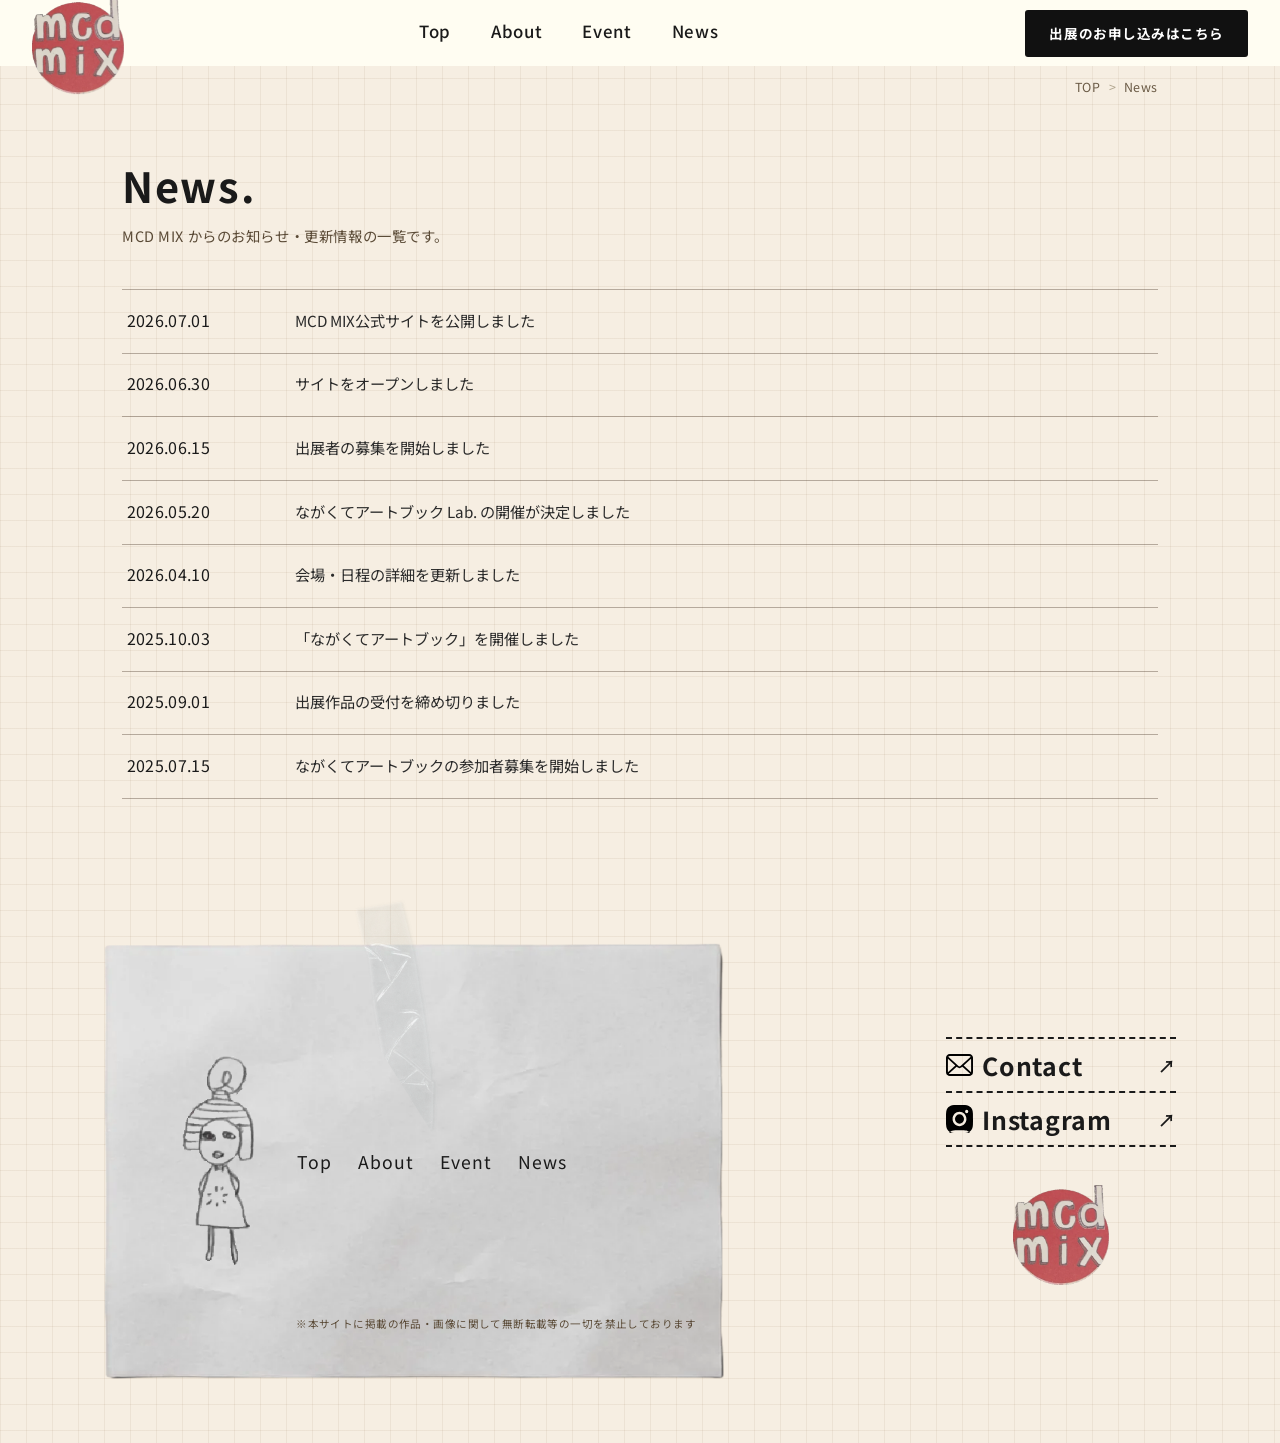
<file: news.html>
<!DOCTYPE html>
<html lang="ja">
<head>
  <meta charset="UTF-8">
  <meta name="viewport" content="width=device-width, initial-scale=1.0">
  <title>News 一覧 | MCD MIX</title>
  <meta name="description" content="MCD MIX からのお知らせ・更新情報の一覧です。">
  <link rel="canonical" href="./news.html">
  <meta property="og:type" content="website">
  <meta property="og:site_name" content="MCD MIX">
  <meta property="og:title" content="News 一覧 | MCD MIX">
  <meta property="og:description" content="MCD MIX からのお知らせ・更新情報の一覧です。">
  <meta property="og:image" content="hero-collage.webp">
  <meta property="og:locale" content="ja_JP">
  <meta name="twitter:card" content="summary_large_image">
  <meta name="twitter:title" content="News 一覧 | MCD MIX">
  <meta name="twitter:description" content="MCD MIX からのお知らせ・更新情報の一覧です。">
  <meta name="twitter:image" content="hero-collage.webp">
  <link rel="icon" href="favicon.ico" sizes="any">
  <link rel="icon" type="image/png" sizes="32x32" href="favicon-32x32.png">
  <link rel="icon" type="image/png" sizes="16x16" href="favicon-16x16.png">
  <link rel="apple-touch-icon" href="apple-touch-icon.png">

  <link rel="preconnect" href="https://fonts.googleapis.com">
  <link rel="preconnect" href="https://fonts.gstatic.com" crossorigin>
  <link href="https://fonts.googleapis.com/css2?family=Noto+Sans+JP:wght@400;500;700&display=swap" rel="stylesheet">
  <style>
    /* =========================================================
       BASE（仮）— 後で base.css として切り出します
       ========================================================= */
    * { box-sizing: border-box; }
    html, body { margin: 0; padding: 0; }
    html { overflow-x: clip; }   /* 破れ紙108%幅やテープ左見切れによる横スクロールを抑止（clipでstickyを壊さない） */
    /* リンクにもデフォルト（黒塗り）のカスタムカーソル */
    a {
      cursor: url("data:image/svg+xml,%3Csvg%20xmlns%3D%22http%3A//www.w3.org/2000/svg%22%20width%3D%2222%22%20height%3D%2226%22%20viewBox%3D%220%200%2089.85%20104.5%22%3E%3Cpolygon%20points%3D%221.58%202.24%2026.18%20102.34%2051.15%2072.47%2087.65%2058.95%201.58%202.24%22%20fill%3D%22%23211815%22%20stroke%3D%22%23fff%22%20stroke-miterlimit%3D%2210%22%20stroke-width%3D%222%22/%3E%3C/svg%3E") 2 2, pointer;
    }
    /* ボタンの上では黒白反転カーソル（白塗り＋黒縁） */
    .site-header__cta, .hero__card-cta, .about__more, .news__more,
    .event__card-link, .event__arrow, button, [role="button"] {
      cursor: url("data:image/svg+xml,%3Csvg%20xmlns%3D%22http%3A//www.w3.org/2000/svg%22%20width%3D%2222%22%20height%3D%2226%22%20viewBox%3D%220%200%2089.85%20104.5%22%3E%3Cpolygon%20points%3D%221.58%202.24%2026.18%20102.34%2051.15%2072.47%2087.65%2058.95%201.58%202.24%22%20fill%3D%22%23fff%22%20stroke%3D%22%23211815%22%20stroke-miterlimit%3D%2210%22%20stroke-width%3D%222%22/%3E%3C/svg%3E") 2 2, pointer;
    }
    body {
      background-color: #F6EEE2;
      /* ページ共通の方眼グリッド（白い紙の下〜スライダーまで連続して見える） */
      background-image:
        linear-gradient(rgba(150, 120, 90, 0.10) 1px, transparent 1px),
        linear-gradient(90deg, rgba(150, 120, 90, 0.10) 1px, transparent 1px);
      background-size: 26px 26px;
      min-height: 100vh;
      overflow-x: clip;
      font-family: "Noto Sans JP", sans-serif;
      color: #1a1a1a;
      /* カスタムマウスカーソル（SVG・先端を基点に） */
      cursor: url("data:image/svg+xml,%3Csvg%20xmlns%3D%22http%3A//www.w3.org/2000/svg%22%20width%3D%2222%22%20height%3D%2226%22%20viewBox%3D%220%200%2089.85%20104.5%22%3E%3Cpolygon%20points%3D%221.58%202.24%2026.18%20102.34%2051.15%2072.47%2087.65%2058.95%201.58%202.24%22%20fill%3D%22%23211815%22%20stroke%3D%22%23fff%22%20stroke-miterlimit%3D%2210%22%20stroke-width%3D%222%22/%3E%3C/svg%3E") 2 2, auto;
    }

    /* =========================================================
       PART 1 — Header / Top Navigation
       ========================================================= */
    .site-header {
      position: sticky;
      top: 0;
      left: 0;
      right: 0;
      z-index: 100;
      width: 100%;
      background: #fffdf2;
      overflow: visible;
    }
    .site-header__inner {
      position: relative;
      display: flex;
      align-items: center;
      justify-content: space-between;
      gap: 1.5rem;
      width: 100%;
      padding: 0.6rem 2rem;
    }
    .site-header__logo {
      position: absolute;
      left: 2rem;
      /* ヘッダー下端を基準に、ロゴ高さの30%だけ下へはみ出させる（高さ92px → 約28px下に出る） */
      bottom: -28px;
      display: block;
      flex-shrink: 0;
      line-height: 0;
      z-index: 110;
    }
    .site-header__logo img { display: block; width: 92px; height: auto; object-fit: contain; }
    /* ロゴが absolute になった分、nav 側がロゴ幅に被らないよう左に余白を確保 */
    .site-header__inner { padding-left: calc(2rem + 80px + 1.5rem); }
    .site-header__nav { flex: 1 1 auto; display: flex; justify-content: center; }
    .site-header__nav-list {
      display: flex; align-items: center; gap: 2.5rem;
      margin: 0; padding: 0; list-style: none;
    }
    .site-header__nav-list a {
      position: relative;
      display: inline-block; text-decoration: none; color: #1a1a1a;
      font-family: "Noto Sans JP", sans-serif;
      font-size: 1.05rem; font-weight: 500; letter-spacing: 0.04em;
      padding-bottom: 4px;
    }
    .site-header__nav-list a::after {
      content: "";
      position: absolute;
      left: 0;
      bottom: 0;
      width: 100%;
      height: 1.5px;
      background: #1a1a1a;
      transform: scaleX(0);
      transform-origin: left center;
      transition: transform 0.28s ease;
    }
    .site-header__nav-list a:hover::after { transform: scaleX(1); }
    .site-header__cta {
      flex-shrink: 0; display: inline-block; padding: 0.85rem 1.5rem;
      background: #111; color: #fff; text-decoration: none;
      font-family: "Noto Sans JP", sans-serif; font-size: 0.85rem;
      font-weight: 700; letter-spacing: 0.04em; white-space: nowrap;
      border-radius: 3px; transition: opacity 0.2s ease;
    }
    .site-header__cta:hover { opacity: 0.85; }
    /* ハンバーガーボタン（PCでは非表示） */
    .site-header__burger {
      display: none;
      flex-direction: column;
      justify-content: center;
      gap: 5px;
      width: 40px;
      height: 40px;
      padding: 9px;
      margin-left: auto;
      background: transparent;
      border: none;
      cursor: pointer;
      z-index: 120;
    }
    .site-header__burger span {
      display: block;
      width: 100%;
      height: 2px;
      background: #1a1a1a;
      border-radius: 2px;
      transition: transform 0.25s ease, opacity 0.2s ease;
    }
    .site-header.is-open .site-header__burger span:nth-child(1) { transform: translateY(7px) rotate(45deg); }
    .site-header.is-open .site-header__burger span:nth-child(2) { opacity: 0; }
    .site-header.is-open .site-header__burger span:nth-child(3) { transform: translateY(-7px) rotate(-45deg); }
    /* SPメニューのフェードイン */
    @keyframes spMenuFade { from { opacity: 0; } to { opacity: 1; } }
    @keyframes spItemRise { from { opacity: 0; transform: translateY(10px); } to { opacity: 1; transform: translateY(0); } }
    @media (max-width: 860px) {
      .site-header__inner { padding: 0.6rem 1.25rem; padding-left: calc(1.25rem + 78px + 1rem); }
      .site-header__burger { display: inline-flex; }
      /* 閉じている時は nav と CTA を隠す */
      .site-header__nav, .site-header__cta { display: none; }
      /* 開いた時：全画面オーバーレイ（ロゴ左・nav左寄せ・CTA下・×右上） */
      .site-header.is-open {
        position: fixed;
        inset: 0;
        height: 100vh;
        height: 100dvh;
        background: #F6EEE2;
        z-index: 300;
        overflow-y: auto;
        animation: spMenuFade 0.3s ease both;
      }
      .site-header.is-open .site-header__inner {
        display: grid;
        grid-template-columns: auto auto;
        grid-auto-rows: min-content;
        align-content: center;
        justify-content: center;
        align-items: center;
        gap: 1.8rem 3rem;
        width: 100%;
        height: 100%;
        padding: 2rem 1.5rem;
      }
      .site-header.is-open .site-header__logo {
        position: static;
        grid-column: 1;
        grid-row: 1 / 3;
        justify-self: center;
      }
      .site-header.is-open .site-header__logo img { width: 118px; }
      .site-header.is-open .site-header__nav { display: flex; grid-column: 2; grid-row: 1; }
      .site-header.is-open .site-header__nav-list { flex-direction: column; align-items: flex-start; gap: 1.5rem; }
      .site-header.is-open .site-header__nav-list a { font-size: 1.55rem; }
      .site-header.is-open .site-header__cta { display: inline-flex; grid-column: 2; grid-row: 2; justify-self: start; }
      /* 項目をふわっと順番に表示 */
      .site-header.is-open .site-header__nav-list li,
      .site-header.is-open .site-header__cta { animation: spItemRise 0.4s ease both; }
      .site-header.is-open .site-header__nav-list li:nth-child(1) { animation-delay: 0.08s; }
      .site-header.is-open .site-header__nav-list li:nth-child(2) { animation-delay: 0.14s; }
      .site-header.is-open .site-header__nav-list li:nth-child(3) { animation-delay: 0.20s; }
      .site-header.is-open .site-header__nav-list li:nth-child(4) { animation-delay: 0.26s; }
      .site-header.is-open .site-header__cta { animation-delay: 0.32s; }
      .site-header.is-open .site-header__burger {
        position: fixed;
        top: 1.25rem;
        right: 1.4rem;
        transform: scale(1.3);
        transform-origin: top right;
      }
    }
    @media (max-width: 560px) {
      .site-header__logo img { width: 60px; }
      .site-header__logo { bottom: -18px; left: 1.25rem; }
      .site-header__inner { padding-left: calc(1.25rem + 60px + 0.85rem); }
    }

    /* =========================================================
       PART 2 — Hero（100vh：コラージュ背景 + イベントカード + 破れ目）
       ========================================================= */
    .hero {
      position: relative;
      height: 100vh;
      min-height: 560px;
      overflow: visible;
      background: #e9e1d0;
    }
    /* コラージュは clip したいので bg だけ overflow hidden */
    .hero__clip {
      position: absolute;
      inset: 0;
      overflow: hidden;
      z-index: 1;
    }

    /* 背景コラージュ */
    .hero__bg {
      position: absolute;
      inset: 0;
      z-index: 1;
    }
    .hero__bg img {
      width: 100%;
      height: 100%;
      object-fit: cover;
      object-position: center 18%;
      display: block;
    }

    /* 右側イベントカード（下げて縦に伸ばす） */
    .hero__card {
      position: absolute;
      z-index: 2;
      top: 40%;
      right: 0;
      bottom: 0;
      width: min(440px, 46vw);
      background-color: #F6EEE2;
      /* 方眼ノート風の罫線（クリーム地の上に薄いグリッド） */
      background-image:
        linear-gradient(rgba(150, 120, 90, 0.13) 1px, transparent 1px),
        linear-gradient(90deg, rgba(150, 120, 90, 0.13) 1px, transparent 1px);
      background-size: 22px 22px;
      background-position: -1px -1px;
      padding: 3rem 2.6rem 6rem;   /* 下に伸ばす（下端が紙の手前まで） */
      box-shadow: -6px 8px 30px rgba(0,0,0,0.07);
    }
    .hero__card-sub {
      margin: 0 0 0.15rem;
      font-family: "Noto Sans JP", sans-serif;
      font-size: 1.1rem;
      color: #c0473a;
      letter-spacing: 0.04em;
    }
    .hero__card-title {
      margin: 0 0 0.7rem;
      font-family: "Noto Sans JP", sans-serif;
      font-size: 2.4rem;
      font-weight: 700;
      line-height: 1.1;
      color: #1a1a1a;
      letter-spacing: 0.01em;
    }
    .hero__card-date {
      margin: 0 0 1.3rem;
      font-family: "Noto Sans JP", sans-serif;
      font-size: 2rem;
      font-weight: 700;
      color: #1a1a1a;
      letter-spacing: 0.02em;
    }
    .hero__card-date .day {
      font-size: 1rem;
      font-weight: 700;
      vertical-align: baseline;
    }
    .hero__card-desc {
      margin: 0 0 1.6rem;
      font-family: "Noto Sans JP", sans-serif;
      font-size: 0.8rem;
      line-height: 1.85;
      color: #3a3a3a;
      letter-spacing: 0.02em;
    }
    .hero__card-cta {
      display: inline-flex;
      align-items: center;
      gap: 0.8rem;
      padding: 0.8rem 1.4rem;
      background: #111;
      color: #fff;
      text-decoration: none;
      font-family: "Noto Sans JP", sans-serif;
      font-size: 0.82rem;
      font-weight: 700;
      letter-spacing: 0.04em;
      border-radius: 3px;
      transition: opacity 0.2s ease;
    }
    .hero__card-cta:hover { opacity: 0.85; }
    .hero__card-cta .arrow {
      display: inline-flex; align-items: center; justify-content: center;
      width: 22px; height: 22px; border-radius: 50%;
      border: 1px solid rgba(255,255,255,0.7);
      font-size: 0.7rem;
    }

    /* 装飾テープ（破れ目に重なる位置に貼る） */
    .hero__tape {
      position: absolute;
      z-index: 20;
      bottom: 3%; left: -30px;
      width: 130px;
      transform: rotate(-9deg);
      opacity: 0.9;
      pointer-events: none;
    }
    .hero__tape img { width: 100%; height: auto; display: block; }
    /* PCではテープを大きく */
    @media (min-width: 769px) {
      .hero__tape { width: 180px; left: -40px; }
    }

    /* =========================================================
       PART 3 — About（MCD MIXとは？）破れた上端で Hero と繋ぐ
       ========================================================= */
    .about {
      position: relative;
      z-index: 6;
      /* 白背景はここに置かない（破れ紙の透明部分からコラージュを見せるため） */
      margin-top: -16vw;          /* 破れ紙をコラージュに重ねる（カードのボタンに被らない量） */
    }
    /* 破れエッジ画像（torn-solid.png：上=透明→裂け目→白い本体で終わる） */
    .about__torn {
      position: relative;
      z-index: 1;
      line-height: 0;
      margin-bottom: -1px;
    }
    .about__torn img {
      width: 112%;
      margin-left: -4%;
      height: auto;
      display: block;
    }
    /* 白い本体（torn-thin の白い下端に密着、白はCSSで伸ばす） */
    .about__inner {
      position: relative;
      /* z-index を指定しない＝スタッキングコンテキストを作らない（中の文字を外に出せる） */
      background: #ffffff;
      margin-top: -1px;
      padding: 0.5rem 2rem 6rem;
    }
    .about__container {
      position: relative;
      z-index: 5;            /* 文字をトレーシングペーパー(4)より手前へ。innerが文脈を作らないので有効 */
      max-width: 1000px;
      margin: 0 auto;
    }
    .about__title {
      position: relative;
      z-index: 6;            /* transformでスタッキングコンテキスト化するため明示的に手前へ */
      font-family: "Noto Sans JP", sans-serif;
      font-size: 2rem;
      font-weight: 700;
      color: #1a1a1a;
      letter-spacing: 0.02em;
      margin: 0 0 1.8rem;
      /* 本文と同じ左位置から始め、左基点でほんの少し傾ける */
      text-align: left;
      transform: rotate(0.5deg);
      transform-origin: left bottom;
    }
    .about__title-suffix {
      font-size: 0.72em;   /* 「とは？」だけ少し小さく */
    }
    .about__body p {
      font-family: "Noto Sans JP", sans-serif;
      font-size: 0.92rem;
      line-height: 2.1;
      color: #2a2a2a;
      letter-spacing: 0.02em;
      margin: 0 0 1.4rem;
    }
    .about__more {
      display: inline-flex;
      align-items: center;
      gap: 0.7rem;
      margin-top: 1.5rem;
      padding: 0.85rem 2rem;
      border: 1px solid #1a1a1a;
      border-radius: 999px;
      background: #ffffff;
      color: #1a1a1a;
      text-decoration: none;
      font-family: "Noto Sans JP", sans-serif;
      font-size: 0.85rem;
      font-weight: 500;
      letter-spacing: 0.05em;
      transition: background 0.2s ease, color 0.2s ease;
    }
    /* ボタンを右寄せにする（親をflex化） */
    .about__more-wrap {
      display: flex;
      justify-content: flex-end;
    }
    .about__more:hover { background: #1a1a1a; color: #fff; }
    .about__more .arrow { font-size: 0.9rem; }

    /* プチプチ素材：MCD MIXとは？ の右下に装飾（右端に詰める） */
    .about__bubble {
      position: absolute;
      z-index: 2;            /* 下端の破れ紙(z-index 1)より手前に */
      right: 0;
      bottom: -42%;
      width: 220px;
      height: auto;
      opacity: 0.7;
      pointer-events: none;
      mix-blend-mode: multiply;
      filter: drop-shadow(4px 6px 8px rgba(0,0,0,0.28));
    }

    /* トレーシングペーパー（Hero〜About の境目に半透明で重ねる） */
    .about__tracing {
      position: absolute;
      z-index: 4;
      top: 5vw;
      left: -3%;
      width: 70%;
      height: auto;
      transform: rotate(-3deg);
      pointer-events: none;
      mix-blend-mode: normal;
      opacity: 0.85;   /* 少しだけ薄く */
      filter: drop-shadow(3px 5px 7px rgba(0,0,0,0.18));   /* 軽いドロップシャドウ */
    }

    /* About 下端の破れ目（白い本体 → 破れ → 下の Event クリーム地） */
    .about__torn-bottom {
      position: relative;
      z-index: 1;
      line-height: 0;
      margin-top: -1px;
      transform: scaleY(-1);   /* 上下反転で「白が上・破れが下」に */
    }
    .about__torn-bottom img {
      width: 112%;
      margin-left: -4%;
      height: auto;
      display: block;
    }

    /* =========================================================
       PART 4 — Event スライダー（カンプ準拠：帯タイトル＋画像オーバーレイ）
       ========================================================= */
    .event {
      position: relative;
      z-index: 5;
      background: transparent;   /* body の連続グリッドを透かす */
      margin-top: -1px;
      padding: 1rem 0 5rem;
    }
    .event__inner {
      max-width: 1100px;
      margin: 0 auto;
      padding: 0 2rem;
    }
    .event__head { margin-bottom: 2rem; }
    .event__title {
      font-family: "Noto Sans JP", sans-serif;
      font-size: 2.2rem;
      font-weight: 700;
      color: #1a1a1a;
      margin: 0;
      letter-spacing: 0.04em;
    }
    .event__slider {
      display: flex;
      align-items: center;
      gap: 1rem;
    }
    .event__viewport {
      overflow: hidden;
      flex: 1;
    }
    .event__track {
      display: flex;
      gap: 2.2rem;
      transition: transform 0.5s cubic-bezier(0.33, 1, 0.68, 1);
    }
    .event__card {
      flex: 0 0 auto;
      min-width: 0;
    }
    /* .reveal の transition に上書きされないよう特異度を上げ、width(拡大) も含める */
    article.event__card {
      transition: width 0.5s cubic-bezier(0.33, 1, 0.68, 1), opacity 0.7s ease, transform 0.7s ease;
    }
    /* タイトル帯（画像の上に配置・被らない。グリッド無しのベタ地） */
    .event__card-title {
      margin: 0 2.4rem 0 0;   /* 右端を画像より内側にして少しズレを作る */
      background: #F6EEE2;
      border: 1.5px solid #3a2a1a;
      padding: 0.6rem 0.9rem;
      font-family: "Noto Sans JP", sans-serif;
      font-size: 1.05rem;
      font-weight: 700;
      color: #1a1a1a;
      white-space: nowrap;
      overflow: hidden;
      text-overflow: ellipsis;
    }
    /* 画像（グレーのプレースホルダー） */
    .event__figure {
      position: relative;
      aspect-ratio: 16 / 11;
      background: #c9c9c9;
      margin-top: -1.5px;   /* タイトル帯の下線と画像の上線を重ねて二重線を防ぐ */
      display: flex;
      align-items: center;
      justify-content: center;
      color: #6f6f6f;
      font-size: 0.95rem;
      letter-spacing: 0.06em;
      border: 1.5px solid #3a2a1a;
      overflow: hidden;   /* ホバー時のズームを枠内にクリップ */
    }
    .event__figure img {
      width: 100%; height: 100%;
      object-fit: cover;
      display: block;
      transition: transform 0.45s ease;
    }
    /* サムネイル全体ホバーで画像を少しアップ */
    .event__figure:hover img { transform: scale(1.06); }
    /* 年・地名（画像の左下に重なる） */
    .event__card-meta {
      position: absolute;
      left: 0.7rem;
      bottom: 0.6rem;
      margin: 0;
      font-family: "Noto Sans JP", sans-serif;
      font-size: 0.95rem;
      color: #1a1a1a;
      letter-spacing: 0.02em;
    }
    /* リンク／ホバー領域をサムネイル全体に拡張（透明オーバーレイ） */
    .event__card-link {
      position: absolute;
      inset: 0;
      z-index: 2;
      font-size: 0;          /* テキスト「↗」を隠す（矢印は ::after で描画） */
      text-decoration: none;
    }
    /* 右下の黒い矢印ボタン（見た目は従来どおり） */
    .event__card-link::after {
      content: "↗";
      position: absolute;
      right: 0; bottom: 0;
      width: 54px; height: 54px;
      background: #111;
      color: #fff;
      display: flex; align-items: center; justify-content: center;
      font-size: 1.4rem;
      transition: background 0.2s ease;
    }
    .event__card-link:hover::after { background: #c0473a; }
    /* 左右の三角矢印（スライダー外側・CSSで描く塗り三角） */
    .event__arrow {
      flex: 0 0 auto;
      width: 40px; height: 40px;
      border: none;
      background: transparent;
      padding: 0;
      display: flex; align-items: center; justify-content: center;
      transition: opacity 0.2s ease, transform 0.2s ease;
      font-size: 0;   /* グリフ文字を消してCSS三角に統一 */
    }
    .event__arrow::before {
      content: "";
      display: block;
      width: 0; height: 0;
      border-top: 11px solid transparent;
      border-bottom: 11px solid transparent;
    }
    .event__arrow--prev::before { border-right: 16px solid #1a1a1a; }
    .event__arrow--next::before { border-left: 16px solid #1a1a1a; }
    .event__arrow:hover { transform: scale(1.15); }
    .event__arrow:disabled { opacity: 0.25; cursor: default; }
    .event__arrow:disabled:hover { transform: none; }

    /* PC：左に来たカード（アクティブ）を大きく、他を小さく */
    @media (min-width: 769px) {
      .event__card { width: 38%; }
      .event__card.is-active { width: 58%; }
    }

    @media (max-width: 768px) {
      .event__card { width: 100%; }  /* SPは1枚見せ */
      .about__bubble { width: 170px; right: 0; bottom: 2%; }
    }

    @media (max-width: 768px) {
      .about { margin-top: -14vw; }
      .about__inner { padding: 0.5rem 1.4rem 4rem; }
      .about__title { font-size: 1.6rem; }
      .about__body p { font-size: 0.88rem; line-height: 2; }
    }

    @media (max-width: 768px) {
      .hero__card {
        /* 位置は維持（中央移動しない）。右寄せのまま幅だけ調整 */
        right: 0;
        width: min(440px, 70vw);
        padding: 2rem 1.8rem 3rem;
      }
      .hero__card-title { font-size: 1.7rem; }
      .hero__card-date { font-size: 1.5rem; }
    }

    /* =========================================================
       PART 5 — News（ルーズリーフ紙＋ピンクの紙）
       ========================================================= */
    .news {
      position: relative;
      z-index: 5;
      background: transparent;     /* body の連続グリッドを透かす */
      padding: 3rem 0 6rem;
      overflow: clip;              /* 全幅・斜めのピンク紙が下のFooterへ突き抜けないよう抑止 */
    }
    .news__inner {
      position: relative;
      max-width: 1280px;
      margin: 0 auto;
      padding: 0 2rem;
    }
    /* ピンクの紙（全幅セクション基準で右端に配置・ルーズリーフ前面に少し被せる） */
    .news__pink {
      position: absolute;
      right: -4rem;
      bottom: 0;
      top: auto;
      height: 150%;
      width: auto;
      transform: rotate(6deg);
      transform-origin: bottom right;
      z-index: 3;
      pointer-events: none;
    }
    /* ルーズリーフ紙のパネル（横いっぱい＝フルブリード＋少し傾ける） */
    .news__paper {
      position: relative;
      z-index: 2;
      width: 106vw;
      margin-left: calc(50% - 53vw);
      transform: rotate(-2deg);
    }
    .news__paper-bg {
      width: 100%;
      height: auto;
      display: block;
    }
    /* 紙の上に乗せる中身（紙の縦いっぱいに広げる） */
    .news__content {
      position: absolute;
      inset: 0;
      padding: 9% 9% 30% 17%;
      display: flex;
      flex-direction: column;
    }
    .news__title {
      font-family: "Noto Sans JP", sans-serif;
      font-size: 2.2rem;
      font-weight: 700;
      color: #1a1a1a;
      margin: 0 0 0.5rem;
      letter-spacing: 0.04em;
    }
    /* リストを縦に均等配分して紙全体を使う */
    .news__list {
      list-style: none;
      margin: 0;
      padding: 0;
      flex: 1;
      display: flex;
      flex-direction: column;
      justify-content: space-evenly;
    }
    .news__item {
    }
    /* 各項目をリンクにできるように（年＋本文をアンカーで包む） */
    .news__item-link {
      display: flex;
      align-items: baseline;
      gap: 1.6rem;
      padding: 0.7rem 0;
      text-decoration: none;
      color: inherit;
      transition: opacity 0.2s ease;
    }
    .news__item-link:hover { opacity: 0.55; }
    .news__year {
      flex: 0 0 auto;
      width: 8em;
      font-family: "Noto Sans JP", sans-serif;
      font-size: 0.95rem;
      color: #1a1a1a;
      letter-spacing: 0.02em;
    }
    .news__text {
      margin: 0;
      font-family: "Noto Sans JP", sans-serif;
      font-size: 0.85rem;
      color: #2a2a2a;
      line-height: 1.7;
    }
    .news__more-wrap {
      display: flex;
      justify-content: center;
      margin-top: 0.5rem;
    }
    .news__more {
      display: inline-flex;
      align-items: center;
      gap: 1rem;
      padding: 0.7rem 2rem;
      border: 1px solid #1a1a1a;
      border-radius: 999px;
      background: rgba(255,255,255,0.6);
      color: #1a1a1a;
      text-decoration: none;
      font-family: "Noto Sans JP", sans-serif;
      font-size: 0.85rem;
      letter-spacing: 0.04em;
      transition: background 0.2s ease, color 0.2s ease;
    }
    .news__more:hover { background: #1a1a1a; color: #fff; }
    .news__more-arrow {
      font-size: 1.1rem;
      line-height: 1;
    }

    /* 文字が小さくなりすぎる狭い画面では、紙を背景にせず通常レイアウトに切替 */
    @media (max-width: 700px) {
      .news__paper-bg { min-height: 660px; object-fit: cover; }
      .news__content { padding: 14% 8% 36% 13%; }
      .news__title { font-size: 1.7rem; margin-bottom: 1rem; }
      /* 縦に間延びさせず上に寄せる */
      .news__list { flex: 0 0 auto; justify-content: flex-start; gap: 1.3rem; }
      /* 日付の下に本文を改行（縦積み） */
      .news__item-link { flex-direction: column; align-items: flex-start; gap: 0.15rem; padding: 0.5rem 0; }
      .news__year { width: auto; }
      .news__more-wrap { margin-top: 1.4rem; }
      .news__pink { height: 130%; right: -2rem; bottom: 0; top: auto; }
    }

    /* =========================================================
       PART 6 — Footer（ルーズリーフ台紙＋テープ＋nav＋Contact/Instagram）
       ========================================================= */
    .site-footer {
      position: relative;
      z-index: 5;
      background: transparent;     /* body の連続グリッドを透かす */
      padding: 3rem 0 4rem;
    }
    /* 全体は左寄せ／2カラム（左：台紙カード ／ 右：Contact・Instagram・ロゴ） */
    .site-footer__inner {
      position: relative;
      max-width: 1200px;
      margin: 0 auto;
      padding: 0 5%;
      display: flex;
      align-items: center;
      justify-content: space-between;
      gap: 5%;
    }
    /* ── 左：シンプル白紙を台紙にしたカード ── */
    .site-footer__card {
      position: relative;
      flex: 0 1 620px;
      max-width: 620px;
      min-width: 0;
    }
    .site-footer__paper {
      width: 100%;
      height: auto;
      display: block;
    }
    /* 台紙の左上に斜めに貼った半透明テープ */
    .site-footer__tape {
      position: absolute;
      z-index: 3;
      top: -58px;
      left: 50%;
      width: 104px;
      transform: translateX(-50%) rotate(-32deg);
      opacity: 0.7;
      pointer-events: none;
    }
    .site-footer__tape img { width: 100%; height: auto; display: block; }
    /* 台紙の上に乗る中身：左に縦長イラスト＋右にナビ */
    .site-footer__content {
      position: absolute;
      inset: 0;
      z-index: 2;
      display: flex;
      align-items: center;
      gap: 5%;
      padding: 7% 9%;
    }
    /* 縦長の鉛筆線画（横幅は控えめ・縦に余裕） */
    .site-footer__illust {
      flex: 0 0 auto;
      width: 22%;
      max-width: 130px;
      height: auto;
      display: block;
      align-self: center;
    }
    .site-footer__nav-list {
      list-style: none;
      margin: 0; padding: 0;
      display: flex;
      flex-wrap: wrap;
      align-items: center;
      gap: 1.6rem;
    }
    .site-footer__nav-list a {
      font-family: "Noto Sans JP", sans-serif;
      font-size: 1.1rem;
      color: #1a1a1a;
      text-decoration: none;
      letter-spacing: 0.06em;
      position: relative;
    }
    .site-footer__nav-list a::after {
      content: "";
      position: absolute;
      left: 0; bottom: -3px;
      width: 100%; height: 1px;
      background: #1a1a1a;
      transform: scaleX(0);
      transform-origin: left;
      transition: transform 0.28s ease;
    }
    .site-footer__nav-list a:hover::after { transform: scaleX(1); }
    /* コピーライト（台紙の下端・小さめ1行） */
    .site-footer__copy {
      position: absolute;
      z-index: 2;
      left: 31%;
      right: 9%;
      bottom: 11%;
      margin: 0;
      font-family: "Noto Sans JP", sans-serif;
      font-size: 0.66rem;
      letter-spacing: 0.04em;
      color: #5a4a36;
      white-space: nowrap;
    }
    /* ── 右：Contact / Instagram（破線で上下を囲む）＋ ロゴ ── */
    .site-footer__right {
      flex: 0 0 auto;
      display: flex;
      flex-direction: column;
      align-items: center;
      gap: 2.4rem;
    }
    .site-footer__links {
      display: flex;
      flex-direction: column;
      width: 230px;
      border-top: 2px dashed #1a1a1a;
    }
    .site-footer__link {
      display: flex;
      align-items: center;
      justify-content: space-between;
      gap: 0.8rem;
      font-family: "Noto Sans JP", sans-serif;
      font-size: 1.55rem;
      font-weight: 700;
      color: #1a1a1a;
      text-decoration: none;
      letter-spacing: 0.03em;
      padding: 0.5rem 0;
      border-bottom: 2px dashed #1a1a1a;
      transition: opacity 0.2s ease;
    }
    .site-footer__link:hover { opacity: 0.6; }
    .site-footer__link .ext { font-size: 0.7em; }
    /* リンク頭のアイコン（メール / Instagram） */
    .site-footer__link-label {
      display: inline-flex;
      align-items: center;
      gap: 0.55rem;
    }
    .site-footer__icon {
      width: 1.1em;
      height: 1.1em;
      object-fit: contain;
      object-position: center;
      display: block;
      flex-shrink: 0;
    }
    /* MCD MIX 赤スタンプロゴ */
    .site-footer__logo img {
      width: 96px; height: auto; display: block;
    }

    @media (max-width: 760px) {
      /* カードの装飾（紙・テープ・イラスト・footer nav）は隠し、著作権表記だけ残す */
      .site-footer__paper, .site-footer__tape, .site-footer__content { display: none; }
      .site-footer__card { flex: none; background: none; min-height: 0; }
      .site-footer__copy {
        position: static;
        left: auto; right: auto; bottom: auto;
        margin: 0;
        text-align: center;
        white-space: normal;
        font-size: 0.62rem;
        line-height: 1.6;
      }
      .site-footer__inner {
        flex-direction: column;
        align-items: stretch;
        gap: 1.8rem;
      }
      /* 左ロゴ・右リンクの一行 */
      .site-footer__right {
        order: -1;
        flex-direction: row;
        justify-content: space-between;
        align-items: center;
        width: 100%;
        gap: 1.2rem;
      }
      .site-footer__logo { order: -1; }
      .site-footer__logo img { width: 84px; }
      .site-footer__links { width: auto; min-width: 178px; flex: 0 1 auto; }
      .site-footer__link { font-size: 1.2rem; }
    }

    /* =========================================================
       スクロール時のふわっと表示（PC のみ。SPは即表示）
       ========================================================= */
    @media (min-width: 769px) {
      .reveal {
        opacity: 0;
        transform: translateY(24px);
        transition: opacity 0.7s ease, transform 0.7s ease;
        will-change: opacity, transform;
      }
      .reveal.is-visible {
        opacity: 1;
        transform: translateY(0);
      }
    }
    /* =========================================================
       News 一覧ページ（共通nav/footer・グリッド背景・日付＋見出し＋下線）
       ========================================================= */
    .page-head {
      max-width: 1100px;
      margin: 0 auto;
      padding: 3.5rem 2rem 1.5rem;
    }
    .page-title {
      font-family: "Noto Sans JP", sans-serif;
      font-size: 2.6rem;
      font-weight: 700;
      letter-spacing: 0.04em;
      margin: 0 0 0.5rem;
      color: #1a1a1a;
    }
    .page-title .dot { color: #1a1a1a; }
    .page-sub {
      margin: 0;
      font-family: "Noto Sans JP", sans-serif;
      font-size: 0.9rem;
      color: #5a4a36;
      letter-spacing: 0.04em;
      line-height: 1.8;
    }
    .newslist-section {
      position: relative;
      z-index: 5;
      padding: 1rem 0 6rem;
    }
    .newslist {
      list-style: none;
      max-width: 1100px;
      margin: 0 auto;
      padding: 0 2rem;
    }
    .newslist__item {
      border-bottom: 1px solid rgba(60, 42, 26, 0.35);   /* 下線 */
    }
    .newslist__item:first-child {
      border-top: 1px solid rgba(60, 42, 26, 0.35);       /* 先頭にも罫線 */
    }
    .newslist__link {
      display: flex;
      align-items: baseline;
      gap: 2rem;
      padding: 1.15rem 0.3rem;
      text-decoration: none;
      color: inherit;
      transition: opacity 0.2s ease;
    }
    .newslist__link:hover { opacity: 0.55; }
    .newslist__date {
      flex: 0 0 auto;
      width: 8.5em;
      font-family: "Noto Sans JP", sans-serif;
      font-size: 1rem;
      color: #1a1a1a;
      letter-spacing: 0.02em;
    }
    .newslist__title {
      margin: 0;
      font-family: "Noto Sans JP", sans-serif;
      font-size: 0.95rem;
      color: #2a2a2a;
      line-height: 1.7;
    }
    @media (max-width: 560px) {
      .page-title { font-size: 2.1rem; }
      .newslist__link { flex-direction: column; align-items: flex-start; gap: 0.2rem; padding: 0.95rem 0.2rem; }
      .newslist__date { width: auto; font-size: 0.9rem; }
    }

    .breadcrumb {
      max-width: 1100px; margin: 0 auto; padding: 0.7rem 2rem 0.2rem;
      display: flex; align-items: center; justify-content: flex-end; gap: 0.5rem;
      font-size: 0.78rem; color: #6a5a45; letter-spacing: 0.04em;
    }
    .breadcrumb a { color: inherit; text-decoration: none; }
    .breadcrumb a:hover { opacity: 0.6; }
    .breadcrumb__sep { color: #b0a48d; flex: 0 0 auto; }
  
/* ===== SP（〜760px）追加調整：フッター表示／スライダー見出し折り返し ===== */
@media (max-width: 760px) {
  .event__card-title { white-space: normal; overflow: visible; text-overflow: clip; line-height: 1.35; margin-right: 0.8rem; word-break: break-word; }
  .site-footer { padding: 2.5rem 0 3rem; }
  .site-footer__inner { flex-direction: column; align-items: center; gap: 1.8rem; padding: 0 6%; }
  .site-footer__card { order: 1; flex: none; width: 100%; max-width: 400px; margin: 0 auto; position: relative; }
  .site-footer__paper { display: block; position: absolute; inset: 0; width: 100%; height: 100%; object-fit: fill; z-index: 1; }
  .site-footer__tape { display: block; top: -30px; width: 60px; z-index: 3; }
  .site-footer__content { display: flex; position: relative; inset: auto; z-index: 2; flex-direction: row; align-items: center; justify-content: center; gap: 8%; padding: 2rem 1.5rem 1.4rem; }
  .site-footer__illust { width: 26%; max-width: 78px; align-self: center; }
  .site-footer__nav-list { flex-direction: column; align-items: flex-start; gap: 0.75rem; }
  .site-footer__nav-list a { font-size: 1.05rem; }
  .site-footer__copy { position: relative; z-index: 2; left: auto; right: auto; bottom: auto; margin: 0; padding: 0 1.5rem 2rem; text-align: center; white-space: normal; font-size: 0.6rem; line-height: 1.6; }
  .site-footer__right { order: 2; gap: 1.6rem; }
}
</style>
</head>
<body>

  <!-- PART 1: Header -->
  <header class="site-header">
    <div class="site-header__inner">
      <a href="index.html" class="site-header__logo" aria-label="MCD MIX トップ">
        <img src="mcd-mix-logo.webp" alt="MCD MIX" width="80" height="83" decoding="async">
      </a>
      <nav class="site-header__nav" id="site-nav" aria-label="メインナビゲーション">
        <ul class="site-header__nav-list">
          <li><a href="index.html">Top</a></li>
          <li><a href="about.html">About</a></li>
          <li><a href="events.html">Event</a></li>
          <li><a href="news.html">News</a></li>
        </ul>
      </nav>
      <a href="event-detail.html#apply" class="site-header__cta">出展のお申し込みはこちら</a>
      <button class="site-header__burger" type="button" aria-label="メニューを開く" aria-expanded="false" aria-controls="site-nav">
        <span></span><span></span><span></span>
      </button>
    </div>
  </header>

  <p class="breadcrumb"><a href="index.html">TOP</a><span class="breadcrumb__sep">&gt;</span>News</p>

  <!-- メイン：News 一覧 -->
  <main>
    <section class="page-head">
      <h1 class="page-title reveal">News<span class="dot">.</span></h1>
      <p class="page-sub reveal">MCD MIX からのお知らせ・更新情報の一覧です。</p>
    </section>

    <section class="newslist-section">
      <ul class="newslist">
        <li class="newslist__item reveal">
          <a class="newslist__link" href="news.html">
            <span class="newslist__date">2026.07.01</span>
            <p class="newslist__title">MCD MIX公式サイトを公開しました</p>
          </a>
        </li>
        <li class="newslist__item reveal">
          <a class="newslist__link" href="news.html">
            <span class="newslist__date">2026.06.30</span>
            <p class="newslist__title">サイトをオープンしました</p>
          </a>
        </li>
        <li class="newslist__item reveal">
          <a class="newslist__link" href="news.html">
            <span class="newslist__date">2026.06.15</span>
            <p class="newslist__title">出展者の募集を開始しました</p>
          </a>
        </li>
        <li class="newslist__item reveal">
          <a class="newslist__link" href="news.html">
            <span class="newslist__date">2026.05.20</span>
            <p class="newslist__title">ながくてアートブック Lab. の開催が決定しました</p>
          </a>
        </li>
        <li class="newslist__item reveal">
          <a class="newslist__link" href="news.html">
            <span class="newslist__date">2026.04.10</span>
            <p class="newslist__title">会場・日程の詳細を更新しました</p>
          </a>
        </li>
        <li class="newslist__item reveal">
          <a class="newslist__link" href="news.html">
            <span class="newslist__date">2025.10.03</span>
            <p class="newslist__title">「ながくてアートブック」を開催しました</p>
          </a>
        </li>
        <li class="newslist__item reveal">
          <a class="newslist__link" href="news.html">
            <span class="newslist__date">2025.09.01</span>
            <p class="newslist__title">出展作品の受付を締め切りました</p>
          </a>
        </li>
        <li class="newslist__item reveal">
          <a class="newslist__link" href="news.html">
            <span class="newslist__date">2025.07.15</span>
            <p class="newslist__title">ながくてアートブックの参加者募集を開始しました</p>
          </a>
        </li>
      </ul>
    </section>
  </main>

  <footer class="site-footer">
    <div class="site-footer__inner">
      <!-- 左：白紙の台紙カード -->
      <div class="site-footer__card reveal">
        <img class="site-footer__paper" src="footer-paper.webp" alt="" width="787" height="554" loading="lazy" decoding="async">
        <div class="site-footer__tape" aria-hidden="true">
          <img src="tape.webp" alt="" width="316" height="735" loading="lazy" decoding="async">
        </div>
        <div class="site-footer__content">
          <img class="site-footer__illust" src="asset11.webp" alt="" aria-hidden="true" width="148" height="295" loading="lazy" decoding="async">
          <nav aria-label="フッターナビゲーション">
            <ul class="site-footer__nav-list">
              <li><a href="index.html">Top</a></li>
              <li><a href="about.html">About</a></li>
              <li><a href="events.html">Event</a></li>
              <li><a href="news.html">News</a></li>
            </ul>
          </nav>
        </div>
        <p class="site-footer__copy">※本サイトに掲載の作品・画像に関して無断転載等の一切を禁止しております</p>
      </div>

      <!-- 右：Contact / Instagram ＋ ロゴ -->
      <div class="site-footer__right reveal">
        <div class="site-footer__links">
          <a class="site-footer__link" href="#">
            <span class="site-footer__link-label"><img class="site-footer__icon" src="mail.svg" alt="" loading="lazy" decoding="async">Contact</span>
            <span class="ext">↗</span>
          </a>
          <a class="site-footer__link" href="#">
            <span class="site-footer__link-label"><img class="site-footer__icon" src="instagram.svg" alt="" loading="lazy" decoding="async">Instagram</span>
            <span class="ext">↗</span>
          </a>
        </div>
        <div class="site-footer__logo">
          <img src="mcd-mix-logo.webp" alt="MCD MIX" width="307" height="320" loading="lazy" decoding="async">
        </div>
      </div>
    </div>
  </footer>

  <script>
    // スクロールで .reveal をふわっと表示（PCのみCSSで効く。SPは常に表示）
    (function () {
      var els = document.querySelectorAll('.reveal');
      if (!('IntersectionObserver' in window) || !els.length) {
        els.forEach(function (el) { el.classList.add('is-visible'); });
        return;
      }
      var io = new IntersectionObserver(function (entries) {
        entries.forEach(function (entry) {
          if (entry.isIntersecting) {
            var el = entry.target;
            // 軽いスタッガー（兄弟の順番に応じて遅延）
            var siblings = Array.prototype.slice.call(el.parentElement.children);
            var idx = siblings.indexOf(el);
            el.style.transitionDelay = Math.min(idx, 5) * 0.08 + 's';
            el.classList.add('is-visible');
            io.unobserve(el);
          }
        });
      }, { threshold: 0.15, rootMargin: '0px 0px -8% 0px' });
      els.forEach(function (el) { io.observe(el); });
    })();

    // Event スライダー（PC：左に来たカードを大きく／SP：1枚送り）
    (function () {
      var viewport = document.querySelector('.event__viewport');
      var track = document.querySelector('.event__track');
      var prev = document.querySelector('.event__arrow--prev');
      var next = document.querySelector('.event__arrow--next');
      if (!viewport || !track || !prev || !next) return;
      var cards = Array.prototype.slice.call(track.children);
      var index = 0;

      function isPC() { return window.innerWidth > 768; }
      function maxIndex() {
        // PCは「ビッグ＋次の小カード」で常に埋まるよう、最後の小カードが残る位置まで
        return isPC() ? Math.max(0, cards.length - 2) : Math.max(0, cards.length - 1);
      }

      function update() {
        if (index > maxIndex()) index = maxIndex();
        if (index < 0) index = 0;
        var style = getComputedStyle(track);
        var gap = parseFloat(style.columnGap || style.gap || '0') || 0;
        if (isPC()) {
          cards.forEach(function (c, i) { c.classList.toggle('is-active', i === index); });
          // width はトランジション中のため offsetLeft は使わず、最終レイアウト基準で算出。
          // アクティブの前は全て小カード幅なので left = index * (小カード幅 + gap)。
          var widths = cards.map(function (c) { return c.getBoundingClientRect().width; });
          var smallW = Math.min.apply(null, widths);   // 静止中の小カード幅
          track.style.transform = 'translateX(' + (-(index * (smallW + gap))) + 'px)';
        } else {
          cards.forEach(function (c) { c.classList.remove('is-active'); });
          var step = cards[0].getBoundingClientRect().width + gap;
          track.style.transform = 'translateX(' + (-step * index) + 'px)';
        }
        prev.disabled = index <= 0;
        next.disabled = index >= maxIndex();
      }

      prev.addEventListener('click', function () { if (index > 0) { index--; update(); } });
      next.addEventListener('click', function () { if (index < maxIndex()) { index++; update(); } });
      window.addEventListener('resize', update);
      update();
      // 初期レイアウト確定後に再計算（フォント/画像読み込み後のズレ防止）
      requestAnimationFrame(update);
      window.addEventListener('load', update);
    })();
    // ハンバーガーメニュー（SP）
    (function () {
      var header = document.querySelector('.site-header');
      var burger = document.querySelector('.site-header__burger');
      if (!header || !burger) return;
      burger.addEventListener('click', function () {
        var open = header.classList.toggle('is-open');
        burger.setAttribute('aria-expanded', open ? 'true' : 'false');
        burger.setAttribute('aria-label', open ? 'メニューを閉じる' : 'メニューを開く');
      });
      // ナビのリンクをタップしたら閉じる
      header.querySelectorAll('.site-header__nav-list a').forEach(function (a) {
        a.addEventListener('click', function () {
          header.classList.remove('is-open');
          burger.setAttribute('aria-expanded', 'false');
          burger.setAttribute('aria-label', 'メニューを開く');
        });
      });
    })();
  </script>
</body>
</html>
</file>
